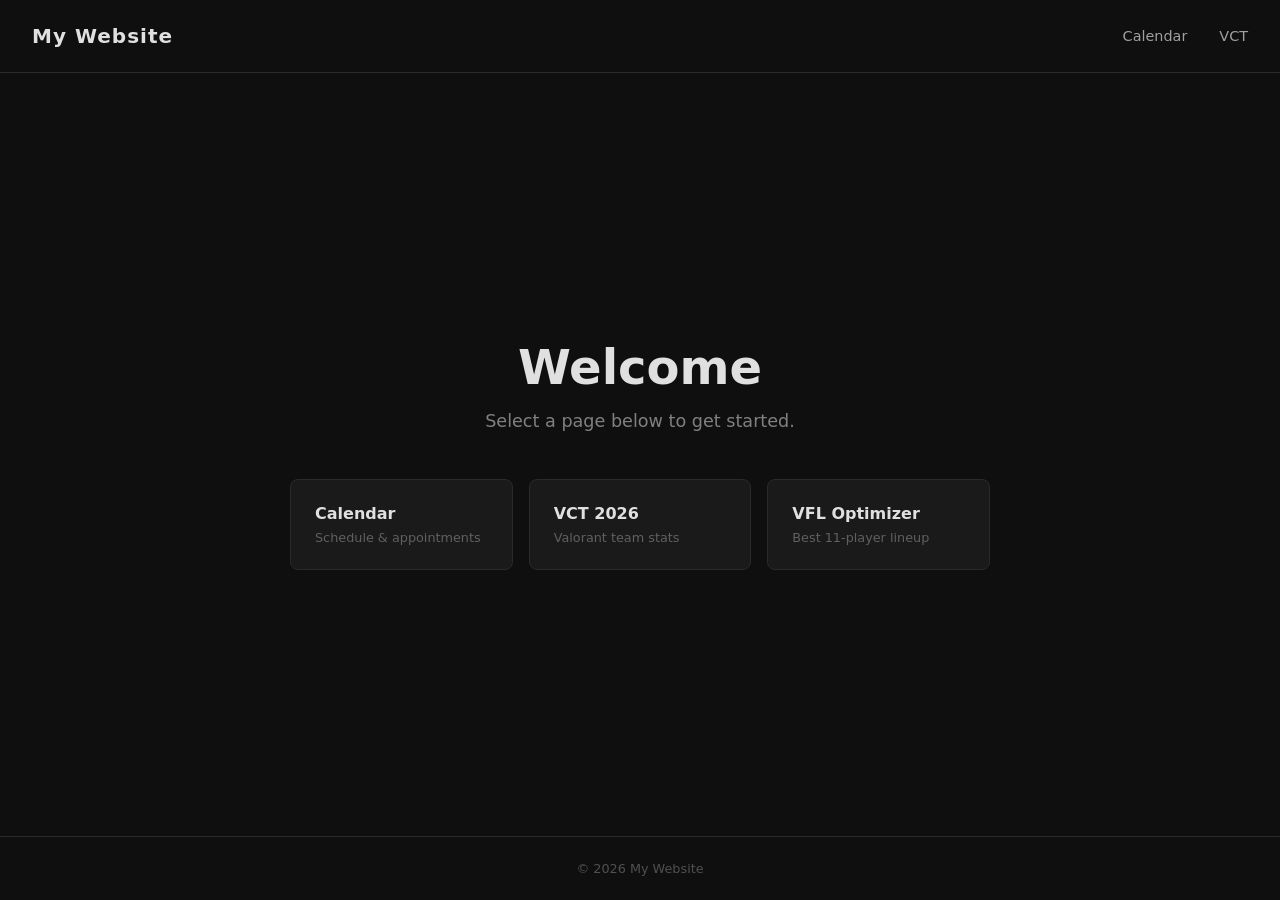
<file: index.html>
<!DOCTYPE html>
<html lang="en">
<head>
    <meta charset="UTF-8">
    <meta name="viewport" content="width=device-width, initial-scale=1.0">
    <title>My Website</title>
    <style>
        * {
            margin: 0;
            padding: 0;
            box-sizing: border-box;
        }

        body {
            font-family: system-ui, -apple-system, sans-serif;
            background: #0f0f0f;
            color: #e0e0e0;
            min-height: 100vh;
            display: flex;
            flex-direction: column;
        }

        header {
            padding: 1.5rem 2rem;
            border-bottom: 1px solid #2a2a2a;
            display: flex;
            align-items: center;
            justify-content: space-between;
        }

        header h1 {
            font-size: 1.25rem;
            font-weight: 600;
            letter-spacing: 0.05em;
        }

        nav {
            display: flex;
            gap: 2rem;
        }

        nav a {
            color: #a0a0a0;
            text-decoration: none;
            font-size: 0.9rem;
            transition: color 0.2s;
        }

        nav a:hover {
            color: #ffffff;
        }

        main {
            flex: 1;
            display: flex;
            flex-direction: column;
            align-items: center;
            justify-content: center;
            padding: 4rem 2rem;
            gap: 3rem;
        }

        .hero {
            text-align: center;
        }

        .hero h2 {
            font-size: 3rem;
            font-weight: 700;
            margin-bottom: 1rem;
        }

        .hero p {
            color: #808080;
            font-size: 1.1rem;
            max-width: 480px;
        }

        .pages {
            display: grid;
            grid-template-columns: repeat(auto-fit, minmax(180px, 1fr));
            gap: 1rem;
            width: 100%;
            max-width: 700px;
        }

        .page-card {
            background: #1a1a1a;
            border: 1px solid #2a2a2a;
            border-radius: 8px;
            padding: 1.5rem;
            text-decoration: none;
            color: #e0e0e0;
            transition: border-color 0.2s, background 0.2s;
            display: flex;
            flex-direction: column;
            gap: 0.4rem;
        }

        .page-card:hover {
            border-color: #555;
            background: #222;
        }

        .page-card .page-name {
            font-weight: 600;
            font-size: 1rem;
        }

        .page-card .page-desc {
            font-size: 0.8rem;
            color: #606060;
        }

        footer {
            padding: 1.5rem 2rem;
            border-top: 1px solid #2a2a2a;
            text-align: center;
            font-size: 0.8rem;
            color: #505050;
        }
    </style>
</head>
<body>
    <header>
        <h1>My Website</h1>
        <nav>
            <a href="calendar.html">Calendar</a>
            <a href="valorant.html">VCT</a>
        </nav>
    </header>

    <main>
        <div class="hero">
            <h2>Welcome</h2>
            <p>Select a page below to get started.</p>
        </div>

        <div class="pages">
            <a class="page-card" href="calendar.html">
                <span class="page-name">Calendar</span>
                <span class="page-desc">Schedule & appointments</span>
            </a>
            <a class="page-card" href="valorant.html">
                <span class="page-name">VCT 2026</span>
                <span class="page-desc">Valorant team stats</span>
            </a>
            <a class="page-card" href="optimizer.html">
                <span class="page-name">VFL Optimizer</span>
                <span class="page-desc">Best 11-player lineup</span>
            </a>
        </div>
    </main>

    <footer>
        &copy; 2026 My Website
    </footer>
</body>
</html>
</file>
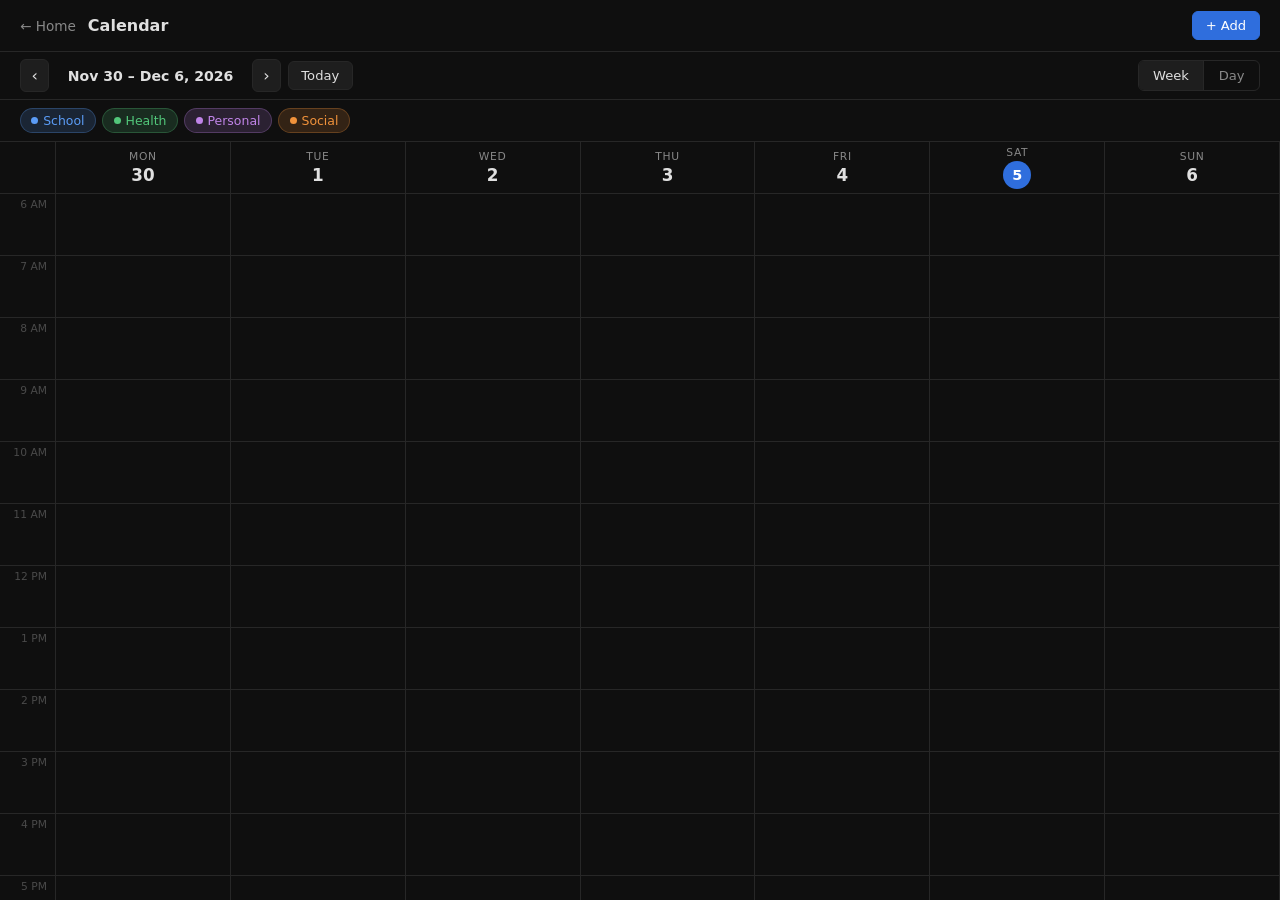
<file: calendar.html>
<!DOCTYPE html>
<html lang="en">
<head>
    <meta charset="UTF-8">
    <meta name="viewport" content="width=device-width, initial-scale=1.0">
    <title>Calendar</title>
    <link rel="stylesheet" href="styles.css">
    <style>
        :root {
            --school-c:   #5b9cf6;
            --school-bg:  rgba(91,156,246,0.15);
            --health-c:   #52c77a;
            --health-bg:  rgba(82,199,122,0.15);
            --personal-c: #c084e8;
            --personal-bg:rgba(192,132,232,0.15);
            --social-c:   #f0923b;
            --social-bg:  rgba(240,146,59,0.15);

            --hour-h: 62px;
            --time-w: 56px;
            --hdr-h:  52px;
        }

        html, body {
            height: 100%;
            font-family: system-ui, -apple-system, sans-serif;
            background: var(--bg);
            color: var(--text);
        }

        body { display: flex; flex-direction: column; overflow: hidden; }

        .hidden { display: none !important; }

        /* ── Undo toast ── */
        .undo-toast {
            position: fixed;
            bottom: 1.5rem;
            left: 50%;
            transform: translateX(-50%) translateY(0);
            background: var(--surface2);
            border: 1px solid var(--border);
            border-radius: 8px;
            padding: 0.5rem 1rem;
            font-size: 0.82rem;
            color: var(--text);
            box-shadow: 0 4px 16px rgba(0,0,0,0.4);
            pointer-events: none;
            opacity: 0;
            transition: opacity 0.2s;
            z-index: 9999;
            white-space: nowrap;
        }
        .undo-toast.visible { opacity: 1; }

        /* ── Top bar ── */
        .topbar {
            display: flex;
            align-items: center;
            justify-content: space-between;
            padding: 0 1.25rem;
            height: 52px;
            border-bottom: 1px solid var(--border);
            flex-shrink: 0;
            gap: 1rem;
        }
        .topbar-left { display: flex; align-items: center; gap: 0.75rem; }
        .back-link {
            color: var(--muted);
            text-decoration: none;
            font-size: 0.85rem;
            transition: color 0.15s;
        }
        .back-link:hover { color: var(--text); }
        .topbar-title { font-weight: 600; font-size: 1rem; }

        /* ── Controls ── */
        .controls {
            display: flex;
            align-items: center;
            justify-content: space-between;
            padding: 0 1.25rem;
            height: 48px;
            border-bottom: 1px solid var(--border);
            flex-shrink: 0;
            gap: 0.75rem;
        }
        .nav-group { display: flex; align-items: center; gap: 0.4rem; }

        .btn {
            background: var(--surface2);
            border: 1px solid var(--border);
            color: var(--text);
            border-radius: 6px;
            cursor: pointer;
            font-size: 0.82rem;
            font-family: inherit;
            padding: 0.45rem 0.8rem;
            line-height: 1;
            transition: background 0.15s, border-color 0.15s;
        }
        .btn:hover   { background: #252525; border-color: #383838; }
        .btn.icon    { padding: 0.45rem 0.65rem; font-size: 1rem; }
        .btn.primary { background: #2f6edd; border-color: #2f6edd; color: #fff; }
        .btn.primary:hover { background: #3d7dee; border-color: #3d7dee; }
        .btn.danger  { color: #e05252; border-color: rgba(224,82,82,0.3); }
        .btn.danger:hover { background: rgba(224,82,82,0.08); }

        .cur-label {
            font-size: 0.88rem;
            font-weight: 600;
            min-width: 190px;
            text-align: center;
            white-space: nowrap;
        }
        .view-toggle {
            display: flex;
            border: 1px solid var(--border);
            border-radius: 6px;
            overflow: hidden;
        }
        .vbtn {
            background: none;
            border: none;
            padding: 0.45rem 0.9rem;
            font-size: 0.82rem;
            font-family: inherit;
            color: var(--muted);
            cursor: pointer;
            transition: all 0.15s;
        }
        .vbtn + .vbtn            { border-left: 1px solid var(--border); }
        .vbtn.active             { background: var(--surface2); color: var(--text); }
        .vbtn:hover:not(.active) { color: var(--text); }

        /* ── Filters ── */
        .filters {
            display: flex;
            gap: 0.4rem;
            padding: 0.5rem 1.25rem;
            border-bottom: 1px solid var(--border);
            flex-shrink: 0;
            flex-wrap: wrap;
        }
        .chip {
            display: flex;
            align-items: center;
            gap: 0.3rem;
            padding: 0.25rem 0.65rem;
            border-radius: 20px;
            border: 1px solid transparent;
            font-size: 0.78rem;
            cursor: pointer;
            user-select: none;
            transition: opacity 0.15s;
        }
        .chip .dot { width: 7px; height: 7px; border-radius: 50%; }
        .chip.off  { opacity: 0.3; }

        /* ── Cal outer (holds grid + task panel side by side) ── */
        .cal-outer {
            flex: 1;
            display: flex;
            flex-direction: row;
            overflow: hidden;
            min-height: 0;
        }

        /* ── Calendar wrap ── */
        .cal-wrap {
            flex: 1;
            overflow: auto;
            min-width: 0;
            min-height: 0;
        }
        .cal-wrap::-webkit-scrollbar       { width: 5px; height: 5px; }
        .cal-wrap::-webkit-scrollbar-track { background: transparent; }
        .cal-wrap::-webkit-scrollbar-thumb { background: #2a2a2a; border-radius: 3px; }

        /* ── Grid ── */
        .cal-grid { display: flex; min-height: 100%; }

        /* Time column */
        .time-col {
            width: var(--time-w);
            flex-shrink: 0;
            position: sticky;
            left: 0;
            background: var(--bg);
            z-index: 20;
        }
        .time-corner {
            height: var(--hdr-h);
            border-right: 1px solid var(--border);
            border-bottom: 1px solid var(--border);
            position: sticky;
            top: 0;
            background: var(--bg);
            z-index: 25;
        }
        .time-cell {
            height: var(--hour-h);
            border-right: 1px solid var(--border);
            border-bottom: 1px solid var(--border);
            display: flex;
            align-items: flex-start;
            justify-content: flex-end;
            padding: 4px 8px 0;
            font-size: 0.67rem;
            color: var(--dim);
        }

        /* Days container */
        .days-wrap { flex: 1; display: flex; min-width: 0; }

        /* Day column */
        .day-col { flex: 1; min-width: 110px; position: relative; }
        .day-view .day-col { min-width: 0; }

        .day-hdr {
            height: var(--hdr-h);
            border-right: 1px solid var(--border);
            border-bottom: 1px solid var(--border);
            display: flex;
            flex-direction: column;
            align-items: center;
            justify-content: center;
            position: sticky;
            top: 0;
            background: var(--bg);
            z-index: 10;
            gap: 2px;
        }
        .day-name {
            font-size: 0.67rem;
            color: var(--muted);
            text-transform: uppercase;
            letter-spacing: 0.06em;
        }
        .day-num { font-size: 1.05rem; font-weight: 600; }
        .day-hdr.today .day-num {
            background: #2f6edd;
            color: #fff;
            width: 28px;
            height: 28px;
            border-radius: 50%;
            display: flex;
            align-items: center;
            justify-content: center;
            font-size: 0.9rem;
        }

        /* Day body */
        .day-body { position: relative; }
        .h-cell {
            height: var(--hour-h);
            border-right: 1px solid var(--border);
            border-bottom: 1px solid var(--border);
            cursor: pointer;
            transition: background 0.1s;
        }
        .h-cell:hover { background: rgba(255,255,255,0.02); }

        /* Appointments */
        .appt {
            position: absolute;
            left: 3px; right: 3px;
            border-radius: 4px;
            padding: 3px 6px;
            font-size: 0.72rem;
            overflow: hidden;
            cursor: pointer;
            z-index: 3;
            border-left: 3px solid;
            transition: filter 0.12s;
        }
        .appt:hover { filter: brightness(1.2); }
        .appt-title { font-weight: 600; white-space: nowrap; overflow: hidden; text-overflow: ellipsis; }
        .appt-time  { opacity: 0.7; font-size: 0.66rem; margin-top: 1px; }
        .appt-text  { overflow: hidden; }

        /* Current time line */
        .now-line {
            position: absolute;
            left: 0; right: 0;
            height: 2px;
            background: #e05252;
            z-index: 4;
            pointer-events: none;
        }
        .now-line::before {
            content: '';
            position: absolute;
            left: -3px; top: -4px;
            width: 10px; height: 10px;
            border-radius: 50%;
            background: #e05252;
        }

        /* ── Task panel ── */
        .tasks-panel {
            width: 260px;
            flex-shrink: 0;
            border-left: 1px solid var(--border);
            display: flex;
            flex-direction: column;
            overflow: hidden;
            background: var(--bg);
        }
        .tp-header {
            height: var(--hdr-h);
            display: flex;
            align-items: center;
            padding: 0 1rem;
            border-bottom: 1px solid var(--border);
            flex-shrink: 0;
        }
        .tp-title {
            font-weight: 600;
            font-size: 0.88rem;
        }
        .tp-add {
            display: flex;
            align-items: center;
            gap: 0.4rem;
            padding: 0.55rem 0.75rem;
            border-bottom: 1px solid var(--border);
            flex-shrink: 0;
        }
        .tp-input {
            flex: 1;
            min-width: 0;
            background: var(--surface2);
            border: 1px solid var(--border);
            border-radius: 6px;
            padding: 0.4rem 0.6rem;
            color: var(--text);
            font-family: inherit;
            font-size: 0.82rem;
            outline: none;
            transition: border-color 0.15s;
        }
        .tp-input:focus { border-color: #3a3a3a; }
        .tp-add-btn {
            flex-shrink: 0;
            background: var(--surface2);
            border: 1px solid var(--border);
            border-radius: 6px;
            color: var(--text);
            cursor: pointer;
            font-size: 1.15rem;
            line-height: 1;
            padding: 0.3rem 0.55rem;
            transition: background 0.15s;
        }
        .tp-add-btn:hover { background: #252525; }

        /* Task list */
        .tp-list {
            flex: 1;
            overflow-y: auto;
            padding: 0.25rem 0;
        }
        .tp-list::-webkit-scrollbar       { width: 4px; }
        .tp-list::-webkit-scrollbar-thumb { background: #222; border-radius: 2px; }

        .tp-section {
            font-size: 0.65rem;
            font-weight: 600;
            color: var(--dim);
            text-transform: uppercase;
            letter-spacing: 0.08em;
            padding: 0.55rem 0.85rem 0.2rem;
        }
        .tp-empty {
            padding: 2rem 1rem;
            font-size: 0.82rem;
            color: var(--dim);
            text-align: center;
        }

        /* Individual task item */
        .task-item {
            position: relative;
            display: flex;
            align-items: flex-start;
            gap: 0.5rem;
            padding: 0.45rem 0.85rem;
            transition: background 0.1s;
            user-select: none;
        }
        .task-item:hover { background: rgba(255,255,255,0.02); }
        .task-item.pinned { background: rgba(240,146,59,0.03); }
        .task-item.pinned:hover { background: rgba(240,146,59,0.06); }
        .task-item.dragging { opacity: 0.3; }
        .task-item.drag-before::before,
        .task-item.drag-after::after {
            content: '';
            position: absolute;
            left: 0; right: 0;
            height: 2px;
            background: #2f6edd;
            border-radius: 1px;
            pointer-events: none;
        }
        .task-item.drag-before::before { top: 0; }
        .task-item.drag-after::after   { bottom: 0; }

        /* Drag handle */
        .drag-handle {
            flex-shrink: 0;
            color: var(--dim);
            cursor: grab;
            display: flex;
            align-items: center;
            margin-top: 2px;
            opacity: 0;
            transition: opacity 0.15s;
        }
        .task-item:hover .drag-handle { opacity: 1; }

        .task-check {
            width: 16px;
            height: 16px;
            min-width: 16px;
            border: 1.5px solid var(--dim);
            border-radius: 4px;
            cursor: pointer;
            margin-top: 1px;
            display: flex;
            align-items: center;
            justify-content: center;
            transition: all 0.15s;
            flex-shrink: 0;
        }
        .task-check:hover { border-color: var(--muted); }
        .task-check.checked {
            background: #2f6edd;
            border-color: #2f6edd;
        }
        .task-check.checked::after {
            content: '';
            display: block;
            width: 4px;
            height: 7px;
            border: 1.5px solid #fff;
            border-top: none;
            border-left: none;
            transform: rotate(45deg) translate(-1px, -1px);
        }

        .task-text {
            flex: 1;
            font-size: 0.82rem;
            color: var(--text);
            word-break: break-word;
            line-height: 1.4;
        }
        .task-text.done {
            text-decoration: line-through;
            color: var(--dim);
        }

        /* Pin button on each task */
        .task-pin-btn {
            background: none;
            border: none;
            cursor: pointer;
            padding: 1px;
            flex-shrink: 0;
            display: flex;
            align-items: center;
            margin-top: 1px;
            color: var(--dim);
            opacity: 0;
            transition: color 0.15s, opacity 0.15s;
        }
        .task-item:hover .task-pin-btn { opacity: 1; }
        .task-pin-btn.active           { color: #f0923b; opacity: 1; }
        .task-pin-btn:hover            { color: #f0923b; opacity: 1 !important; }

        .task-del {
            background: none;
            border: none;
            color: var(--dim);
            cursor: pointer;
            font-size: 1rem;
            line-height: 1;
            padding: 0;
            flex-shrink: 0;
            margin-top: 1px;
            opacity: 0;
            transition: opacity 0.15s, color 0.15s;
        }
        .task-item:hover .task-del { opacity: 1; }
        .task-del:hover { color: #e05252; }

        /* ── Modal ── */
        .overlay {
            position: fixed;
            inset: 0;
            background: rgba(0,0,0,0.7);
            display: flex;
            align-items: center;
            justify-content: center;
            z-index: 100;
            padding: 1rem;
        }
        .overlay.hidden { display: none !important; }
        .modal {
            background: var(--surface);
            border: 1px solid var(--border);
            border-radius: 12px;
            padding: 1.5rem;
            width: 100%;
            max-width: 400px;
            max-height: calc(100vh - 2rem);
            overflow-y: auto;
            overscroll-behavior: contain;
            box-shadow: 0 16px 48px rgba(0,0,0,0.5);
        }
        .modal::-webkit-scrollbar       { width: 4px; }
        .modal::-webkit-scrollbar-thumb { background: #333; border-radius: 2px; }
        .modal-hdr {
            display: flex;
            align-items: center;
            justify-content: space-between;
            margin-bottom: 1.25rem;
        }
        .modal-hdr h2 { font-size: 1rem; font-weight: 600; }
        .close-btn {
            background: none; border: none;
            color: var(--muted); cursor: pointer;
            font-size: 1.4rem; line-height: 1; padding: 0;
        }
        .close-btn:hover { color: var(--text); }
        .field { margin-bottom: 0.85rem; }
        .label { display: block; font-size: 0.77rem; color: var(--muted); margin-bottom: 0.3rem; }
        .input {
            width: 100%;
            background: var(--bg);
            border: 1px solid var(--border);
            border-radius: 6px;
            padding: 0.5rem 0.75rem;
            color: var(--text);
            font-family: inherit;
            font-size: 0.87rem;
            outline: none;
            transition: border-color 0.15s;
            appearance: none;
        }
        .input:focus { border-color: #3a3a3a; }
        .input.err   { border-color: #e05252; }
        .err-msg { font-size: 0.72rem; color: #e05252; margin-top: 0.3rem; display: none; }
        .err-msg.show { display: block; }
        .row2 { display: grid; grid-template-columns: 1fr 1fr; gap: 0.65rem; }

        /* Category selector */
        .cat-grid { display: grid; grid-template-columns: 1fr 1fr; gap: 0.4rem; }
        .cat-opt {
            padding: 0.42rem 0.5rem;
            border-radius: 6px;
            border: 1px solid var(--border);
            background: var(--bg);
            color: var(--muted);
            cursor: pointer;
            font-size: 0.8rem;
            font-family: inherit;
            text-align: center;
            transition: all 0.15s;
            display: flex;
            align-items: center;
            justify-content: center;
            gap: 0.3rem;
        }
        .cat-opt .cdot { width: 7px; height: 7px; border-radius: 50%; }
        .cat-opt.sel   { color: #fff; border-color: transparent; }

        .section-divider { border: none; border-top: 1px solid var(--border); margin: 0.9rem 0; }

        .modal-footer {
            display: flex;
            gap: 0.5rem;
            justify-content: flex-end;
            margin-top: 1.25rem;
        }

        /* ── Detail popup ── */
        .popup {
            position: fixed;
            background: var(--surface);
            border: 1px solid var(--border);
            border-radius: 8px;
            padding: 0.9rem 1rem;
            z-index: 50;
            width: 230px;
            box-shadow: 0 8px 32px rgba(0,0,0,0.55);
        }
        .popup.hidden { display: none; }
        .popup-badge  { display: inline-block; font-size: 0.7rem; padding: 2px 7px; border-radius: 10px; margin-bottom: 0.4rem; }
        .popup-title  { font-weight: 600; font-size: 0.88rem; margin-bottom: 0.2rem; }
        .popup-time   { font-size: 0.77rem; color: var(--muted); }
        .popup-repeat { font-size: 0.72rem; color: var(--dim); margin-top: 0.15rem; }
        .popup-notes  { font-size: 0.77rem; color: var(--dim); margin-top: 0.3rem; }
        .popup-btns   { display: flex; gap: 0.35rem; align-items: center; margin-top: 0.65rem; flex-wrap: wrap; }
        .popup-btns .btn { font-size: 0.77rem; padding: 0.32rem 0.6rem; }
        .popup-del-label { width: 100%; font-size: 0.72rem; color: var(--muted); margin-bottom: 0.1rem; }

        /* ── Responsive ── */
        @media (max-width: 600px) {
            :root {
                --time-w: 42px;
                --hdr-h:  46px;
                --hour-h: 56px;
            }
            .controls { padding: 0 0.75rem; }
            .filters  { padding: 0.5rem 0.75rem; }
            .topbar   { padding: 0 0.75rem; }
            .cur-label { min-width: 0; font-size: 0.8rem; }
            .day-col  { min-width: 88px; }
            .day-view .day-col { min-width: 0; }

            /* Stack cal and tasks vertically on mobile */
            .cal-outer { flex-direction: column; }
            .cal-wrap  { flex: 1; min-height: 0; }
            .tasks-panel {
                width: 100%;
                max-height: 42vh;
                flex-shrink: 0;
                border-left: none;
                border-top: 1px solid var(--border);
            }
        }
    </style>
</head>
<body>

<!-- Top bar -->
<div class="topbar">
    <div class="topbar-left">
        <a class="back-link" href="index.html">← Home</a>
        <span class="topbar-title">Calendar</span>
    </div>
    <button class="btn primary" onclick="openAdd()">+ Add</button>
</div>

<!-- Controls -->
<div class="controls">
    <div class="nav-group">
        <button class="btn icon" onclick="nav(-1)">‹</button>
        <span class="cur-label" id="curLabel"></span>
        <button class="btn icon" onclick="nav(1)">›</button>
        <button class="btn" onclick="goToday()">Today</button>
    </div>
    <div class="view-toggle">
        <button class="vbtn active" id="btnWeek" onclick="setView('week')">Week</button>
        <button class="vbtn"        id="btnDay"  onclick="setView('day')">Day</button>
    </div>
</div>

<!-- Category filters -->
<div class="filters" id="filters"></div>

<!-- Main content area: calendar grid + task panel -->
<div class="cal-outer">
    <div class="cal-wrap" id="calWrap">
        <div class="cal-grid" id="calGrid"></div>
    </div>

    <!-- Task panel (day view only) -->
    <div class="tasks-panel hidden" id="tasksPanel">
        <div class="tp-header">
            <span class="tp-title">Tasks</span>
        </div>
        <div class="tp-add">
            <input  class="tp-input"   id="tpInput"  placeholder="Add a task…"
                    onkeydown="if(event.key==='Enter')addTask()" />
            <button class="tp-add-btn" onclick="addTask()">+</button>
        </div>
        <div class="tp-list" id="tpList"></div>
    </div>
</div>

<!-- Add / Edit modal -->
<div class="overlay hidden" id="overlay" onclick="overlayClick(event)">
    <div class="modal">
        <div class="modal-hdr">
            <h2 id="modalH">New Appointment</h2>
            <button class="close-btn" onclick="closeModal()">×</button>
        </div>

        <div class="field">
            <label class="label">Title</label>
            <input class="input" id="fTitle" placeholder="e.g. Doctor appointment" />
        </div>
        <div class="field">
            <label class="label">Category</label>
            <div class="cat-grid" id="catGrid"></div>
        </div>
        <div class="field">
            <label class="label">Date</label>
            <input class="input" id="fDate" type="date" />
        </div>
        <div class="row2">
            <div class="field">
                <label class="label">Start</label>
                <input class="input" id="fStart" type="time" />
            </div>
            <div class="field">
                <label class="label">End</label>
                <input class="input" id="fEnd" type="time" />
                <span class="err-msg" id="fEndErr">End must be after start</span>
            </div>
        </div>

        <hr class="section-divider" />

        <div class="field">
            <label class="label">Repeat</label>
            <select class="input" id="fRepeat" onchange="onRepeatChange()">
                <option value="none">Does not repeat</option>
                <option value="daily">Daily</option>
                <option value="weekly">Weekly</option>
                <option value="monthly">Monthly (same day)</option>
                <option value="custom">Custom interval…</option>
            </select>
        </div>
        <div class="hidden" id="customRow">
            <div class="row2">
                <div class="field">
                    <label class="label">Every</label>
                    <input class="input" id="fInterval" type="number" min="1" max="365" value="1" />
                </div>
                <div class="field">
                    <label class="label">&nbsp;</label>
                    <select class="input" id="fUnit">
                        <option value="days">Days</option>
                        <option value="weeks">Weeks</option>
                        <option value="months">Months</option>
                    </select>
                </div>
            </div>
        </div>
        <div class="field hidden" id="untilRow">
            <label class="label">Until <span style="color:var(--dim);font-size:0.72rem">optional</span></label>
            <input class="input" id="fUntil" type="date" />
        </div>

        <hr class="section-divider" />

        <div class="field">
            <label class="label">Notes <span style="color:var(--dim);font-size:0.72rem">optional</span></label>
            <input class="input" id="fNotes" placeholder="Add a note…" />
        </div>
        <div class="modal-footer">
            <button class="btn" onclick="closeModal()">Cancel</button>
            <button class="btn primary" onclick="saveAppt()">Save</button>
        </div>
    </div>
</div>

<!-- Repeat scope dialog (this event only vs all events) -->
<div class="overlay hidden" id="repeatScopeOverlay">
    <div class="modal" style="max-width:340px">
        <div class="modal-hdr">
            <h2>Edit recurring event</h2>
        </div>
        <p style="font-size:0.85rem;color:var(--muted);margin-bottom:1.1rem">This is a repeating event. Apply your changes to:</p>
        <div class="modal-footer" style="flex-direction:column;gap:0.5rem">
            <button class="btn primary" style="width:100%" onclick="confirmRepeatScope('one')">This event only</button>
            <button class="btn" style="width:100%" onclick="confirmRepeatScope('all')">All events in series</button>
            <button class="btn" style="width:100%;margin-top:0.25rem" onclick="cancelRepeatScope()">Cancel</button>
        </div>
    </div>
</div>

<!-- Detail popup -->
<div class="popup hidden" id="popup">
    <span class="popup-badge"  id="pBadge"></span>
    <div class="popup-title"   id="pTitle"></div>
    <div class="popup-time"    id="pTime"></div>
    <div class="popup-repeat"  id="pRepeat"></div>
    <div class="popup-notes"   id="pNotes"></div>
    <div class="popup-btns">
        <button class="btn" onclick="popupEdit()">Edit</button>
        <button class="btn danger" id="pDelOne"   onclick="popupDelete()">Delete</button>
        <span   class="popup-del-label hidden" id="pDelLabel">Delete:</span>
        <button class="btn danger hidden" id="pDelThis" onclick="popupDeleteThis()">This only</button>
        <button class="btn danger hidden" id="pDelAll"  onclick="popupDeleteAll()">All events</button>
        <button class="btn" style="margin-left:auto" onclick="closePopup()">×</button>
    </div>
</div>

<div id="undoToast" class="undo-toast"></div>

<script>
// ── Constants ─────────────────────────────────────────────────────────────────

const CATS = {
    school:   { label: 'School',   color: '#5b9cf6', bg: 'rgba(91,156,246,0.16)'  },
    health:   { label: 'Health',   color: '#52c77a', bg: 'rgba(82,199,122,0.16)'  },
    personal: { label: 'Personal', color: '#c084e8', bg: 'rgba(192,132,232,0.16)' },
    social:   { label: 'Social',   color: '#f0923b', bg: 'rgba(240,146,59,0.16)'  },
};

const PRIORITY = { school: 4, health: 3, social: 2, personal: 1 };

const DAYS_S = ['Sun','Mon','Tue','Wed','Thu','Fri','Sat'];
const DAYS_L = ['Sunday','Monday','Tuesday','Wednesday','Thursday','Friday','Saturday'];
const MONTHS = ['January','February','March','April','May','June','July','August',
                'September','October','November','December'];
const START_H = 6;
const END_H   = 22;
const HOURS   = Array.from({length: END_H - START_H}, (_, i) => i + START_H);

// ── State ─────────────────────────────────────────────────────────────────────

let curDate   = new Date();
let curView   = 'week';
let appts     = JSON.parse(localStorage.getItem('cal_v1')       || '[]');
let tasks     = JSON.parse(localStorage.getItem('cal_tasks_v1') || '[]');
let selCat    = 'school';
let editId    = null;
let editDate  = null;   // specific occurrence date when editing a recurring event
let popupId   = null;
let popupDate = null;
let activeF   = new Set(Object.keys(CATS));
let dragId    = null;    // id of the task currently being dragged
let dragGroup = null;    // 'pinned' | 'regular'

// ── Utils ─────────────────────────────────────────────────────────────────────

const uid       = () => Date.now().toString(36) + Math.random().toString(36).slice(2,7);
const pad       = n  => String(n).padStart(2,'0');
const save      = () => localStorage.setItem('cal_v1', JSON.stringify(appts));
const saveTasks = () => localStorage.setItem('cal_tasks_v1', JSON.stringify(tasks));

// ── Undo ──────────────────────────────────────────────────────────────────────
const MAX_UNDO  = 30;
const undoStack = [];

function pushUndo() {
    undoStack.push(JSON.stringify(appts));
    if (undoStack.length > MAX_UNDO) undoStack.shift();
}

function undo() {
    if (undoStack.length === 0) return;
    appts = JSON.parse(undoStack.pop());
    save();
    render();
    showToast('Undone');
}

let _toastTimer = null;
function showToast(msg) {
    const el = document.getElementById('undoToast');
    el.textContent = msg;
    el.classList.add('visible');
    clearTimeout(_toastTimer);
    _toastTimer = setTimeout(() => el.classList.remove('visible'), 2000);
}
const mkEl      = (tag, cls) => { const e = document.createElement(tag); if (cls) e.className = cls; return e; };

function dKey(d) {
    return `${d.getFullYear()}-${pad(d.getMonth()+1)}-${pad(d.getDate())}`;
}
function parseDate(s) {
    const [y,m,d] = s.split('-').map(Number);
    return new Date(y, m-1, d);
}
function timeToMin(t) {
    const [h,m] = t.split(':').map(Number);
    return h * 60 + m;
}
function minToPx(min) {
    const hh = parseInt(getComputedStyle(document.documentElement).getPropertyValue('--hour-h')) || 62;
    return ((min - START_H * 60) / 60) * hh;
}
function fmt12(t) {
    let [h,m] = t.split(':').map(Number);
    const ap = h >= 12 ? 'PM' : 'AM';
    h = h % 12 || 12;
    return `${h}:${pad(m)} ${ap}`;
}
function isToday(d) {
    const n = new Date();
    return d.getDate()===n.getDate() && d.getMonth()===n.getMonth() && d.getFullYear()===n.getFullYear();
}
function weekDates(d) {
    const offset = d.getDay() === 0 ? -6 : 1 - d.getDay();
    const mon = new Date(d);
    mon.setDate(d.getDate() + offset);
    return Array.from({length:7}, (_,i) => {
        const dt = new Date(mon); dt.setDate(mon.getDate()+i); return dt;
    });
}

// ── Recurrence ────────────────────────────────────────────────────────────────

function isOccurrence(a, targetDate) {
    const orig   = parseDate(a.date);
    const target = new Date(targetDate.getFullYear(), targetDate.getMonth(), targetDate.getDate());
    const diffMs = target - orig;
    if (diffMs < 0) return false;

    const rep = a.repeat;
    if (rep.until) {
        const until = parseDate(rep.until);
        if (target > until) return false;
    }

    const diffDays = Math.round(diffMs / 86400000);

    if (rep.type === 'daily')   return true;
    if (rep.type === 'weekly')  return diffDays % 7 === 0;
    if (rep.type === 'monthly') {
        if (target.getDate() !== orig.getDate()) return false;
        const mDiff = (target.getFullYear() - orig.getFullYear()) * 12 + (target.getMonth() - orig.getMonth());
        return mDiff >= 0;
    }
    if (rep.type === 'custom') {
        const n = Math.max(1, rep.interval || 1);
        const u = rep.unit || 'days';
        if (u === 'days')  return diffDays % n === 0;
        if (u === 'weeks') return diffDays % (n * 7) === 0;
        if (u === 'months') {
            if (target.getDate() !== orig.getDate()) return false;
            const mDiff = (target.getFullYear() - orig.getFullYear()) * 12 + (target.getMonth() - orig.getMonth());
            return mDiff >= 0 && mDiff % n === 0;
        }
    }
    return false;
}

function apptsForDate(targetDate) {
    const key = dKey(targetDate);
    const results = [];
    appts.forEach(a => {
        const rep = a.repeat;
        if (!rep || rep.type === 'none') {
            if (a.date === key) results.push(a);
        } else {
            if (isOccurrence(a, targetDate) && !(rep.excluded || []).includes(key)) results.push(a);
        }
    });
    return results;
}

function repLabel(rep) {
    if (!rep || rep.type === 'none') return '';
    if (rep.type === 'daily')   return '↻ Daily';
    if (rep.type === 'weekly')  return '↻ Weekly';
    if (rep.type === 'monthly') return '↻ Monthly';
    if (rep.type === 'custom') {
        const n = rep.interval || 1;
        const u = rep.unit || 'days';
        return `↻ Every ${n} ${u}`;
    }
    return '';
}

// ── Calendar render ───────────────────────────────────────────────────────────

function render() {
    updateLabel();
    buildGrid(curView === 'week' ? weekDates(curDate) : [curDate]);
    buildFilters();

    const panel = document.getElementById('tasksPanel');
    if (curView === 'day') {
        panel.classList.remove('hidden');
        buildTaskPanel(curDate);
    } else {
        panel.classList.add('hidden');
    }
}

function updateLabel() {
    const el = document.getElementById('curLabel');
    if (curView === 'week') {
        const [d0, d6] = [weekDates(curDate)[0], weekDates(curDate)[6]];
        el.textContent = d0.getMonth() === d6.getMonth()
            ? `${MONTHS[d0.getMonth()]} ${d0.getDate()}–${d6.getDate()}, ${d0.getFullYear()}`
            : `${MONTHS[d0.getMonth()].slice(0,3)} ${d0.getDate()} – ${MONTHS[d6.getMonth()].slice(0,3)} ${d6.getDate()}, ${d0.getFullYear()}`;
    } else {
        el.textContent = `${DAYS_L[curDate.getDay()]}, ${MONTHS[curDate.getMonth()]} ${curDate.getDate()}`;
    }
}

function buildGrid(dates) {
    const hh   = parseInt(getComputedStyle(document.documentElement).getPropertyValue('--hour-h')) || 62;
    const grid = document.getElementById('calGrid');
    grid.className = `cal-grid${curView==='day' ? ' day-view' : ''}`;
    grid.innerHTML = '';

    const tc = mkEl('div','time-col');
    tc.appendChild(mkEl('div','time-corner'));
    HOURS.forEach(h => {
        const c = mkEl('div','time-cell');
        c.textContent = h === 12 ? '12 PM' : h > 12 ? `${h-12} PM` : `${h} AM`;
        tc.appendChild(c);
    });
    grid.appendChild(tc);

    const dw = mkEl('div','days-wrap');
    dates.forEach(date => {
        const col = mkEl('div','day-col');

        const hdr = mkEl('div', `day-hdr${isToday(date) ? ' today' : ''}`);
        const dn  = mkEl('div','day-name'); dn.textContent = DAYS_S[date.getDay()];
        const num = mkEl('div','day-num');  num.textContent = date.getDate();
        hdr.appendChild(dn); hdr.appendChild(num);
        col.appendChild(hdr);

        const body = mkEl('div','day-body');

        HOURS.forEach(h => {
            const c = mkEl('div','h-cell');
            c.addEventListener('click', () => openAdd(dKey(date), `${pad(h)}:00`, `${pad(Math.min(h+1,23))}:00`));
            body.appendChild(c);
        });

        const dayAppts = apptsForDate(date).filter(a => activeF.has(a.category));
        const dayEls   = dayAppts.map(a => ({ appt: a, el: buildApptEl(a, hh, date) }));
        resolveOverlaps(dayEls, hh);
        dayEls.forEach(({ el }) => body.appendChild(el));

        if (isToday(date)) {
            const now = new Date();
            const min = now.getHours() * 60 + now.getMinutes();
            if (min >= START_H * 60 && min <= END_H * 60) {
                const line = mkEl('div','now-line');
                line.style.top = minToPx(min) + 'px';
                body.appendChild(line);
            }
        }

        col.appendChild(body);
        dw.appendChild(col);
    });
    grid.appendChild(dw);
}

function resolveOverlaps(eventEls, hh) {
    // Set z-index by priority so higher-priority events render on top
    eventEls.forEach(ev => {
        ev.el.style.zIndex = 2 + (PRIORITY[ev.appt.category] || 1);
    });

    eventEls.forEach((ev, i) => {
        const aPrio   = PRIORITY[ev.appt.category] || 1;
        const aTop    = minToPx(timeToMin(ev.appt.start));
        const aHeight = Math.max(((timeToMin(ev.appt.end) - timeToMin(ev.appt.start)) / 60) * hh, 18);
        const aBot    = aTop + aHeight;
        const textWrap = ev.el.querySelector('.appt-text');
        if (!textWrap) return;

        let paddingTop        = 0;     // push text down (overlap at top)
        let maxTextHeight     = aHeight; // clip text height (overlap at bottom)
        let hasOverlapAtTop   = false;
        let hasOverlapAtBot   = false;
        let hideAll           = false;

        eventEls.forEach((other, j) => {
            if (i === j || hideAll) return;
            const bPrio = PRIORITY[other.appt.category] || 1;
            if (bPrio <= aPrio) return; // only care about higher-priority events

            const bTop    = minToPx(timeToMin(other.appt.start));
            const bHeight = Math.max(((timeToMin(other.appt.end) - timeToMin(other.appt.start)) / 60) * hh, 18);
            const bBot    = bTop + bHeight;

            if (aTop >= bBot || aBot <= bTop) return; // no overlap

            const ovTop = Math.max(aTop, bTop) - aTop; // local coords, >=0
            const ovBot = Math.min(aBot, bBot) - aTop; // local coords, <=aHeight
            const thresh = 3;

            if (ovTop <= thresh && ovBot >= aHeight - thresh) {
                hideAll = true; // fully covered
            } else if (ovTop <= thresh) {
                hasOverlapAtTop = true;
                paddingTop = Math.max(paddingTop, ovBot);
            } else if (ovBot >= aHeight - thresh) {
                hasOverlapAtBot = true;
                maxTextHeight = Math.min(maxTextHeight, ovTop);
            } else {
                hideAll = true; // middle overlap — complex, hide all
            }
        });

        if (hideAll || (hasOverlapAtTop && hasOverlapAtBot)) {
            textWrap.style.display = 'none';
        } else if (hasOverlapAtTop) {
            textWrap.style.paddingTop = paddingTop + 'px';
        } else if (hasOverlapAtBot) {
            textWrap.style.maxHeight = maxTextHeight + 'px';
            textWrap.style.overflow  = 'hidden';
        }
    });
}

function buildApptEl(a, hh, date) {
    const cat    = CATS[a.category] || CATS.personal;
    const top    = minToPx(timeToMin(a.start));
    const height = Math.max(((timeToMin(a.end) - timeToMin(a.start)) / 60) * hh, 18);
    const isRec  = a.repeat && a.repeat.type !== 'none';

    const div = mkEl('div','appt');
    div.style.cssText = `top:${top}px;height:${height}px;background:${cat.bg};border-left-color:${cat.color};color:${cat.color}`;

    const textWrap = mkEl('div', 'appt-text');
    const t = mkEl('div','appt-title'); t.textContent = a.title;
    textWrap.appendChild(t);

    if (height > 30) {
        const tm = mkEl('div','appt-time');
        tm.textContent = `${fmt12(a.start)} – ${fmt12(a.end)}${isRec ? ' ↻' : ''}`;
        textWrap.appendChild(tm);
    }
    div.appendChild(textWrap);

    div.addEventListener('click', e => { e.stopPropagation(); showPopup(a.id, dKey(date), e); });
    return div;
}

function buildFilters() {
    const cont = document.getElementById('filters');
    cont.innerHTML = '';
    Object.entries(CATS).forEach(([k, cat]) => {
        const on   = activeF.has(k);
        const chip = mkEl('div', `chip${on ? '' : ' off'}`);
        chip.style.cssText = on
            ? `background:${cat.bg};border-color:${cat.color}44;color:${cat.color}`
            : `background:transparent;border-color:var(--border);color:var(--muted)`;
        const dot = mkEl('span','dot'); dot.style.background = cat.color;
        chip.appendChild(dot);
        chip.appendChild(document.createTextNode(cat.label));
        chip.addEventListener('click', () => {
            activeF.has(k) ? (activeF.size > 1 && activeF.delete(k)) : activeF.add(k);
            render();
        });
        cont.appendChild(chip);
    });
}

// ── Navigation ────────────────────────────────────────────────────────────────

function nav(dir) {
    const d = new Date(curDate);
    d.setDate(d.getDate() + dir * (curView === 'week' ? 7 : 1));
    curDate = d;
    render();
}

function goToday() {
    curDate = new Date();
    render();
    setTimeout(scrollToNow, 30);
}

function setView(v) {
    curView = v;
    document.getElementById('btnWeek').className = `vbtn${v==='week'?' active':''}`;
    document.getElementById('btnDay').className  = `vbtn${v==='day'?' active':''}`;
    render();
}

function scrollToNow() {
    const now = new Date();
    const min = now.getHours() * 60 + now.getMinutes();
    document.getElementById('calWrap').scrollTop = Math.max(0, minToPx(min) - 120);
}

// ── Task panel ────────────────────────────────────────────────────────────────

function buildTaskPanel(date) {
    const key     = dKey(date);
    // A task appears in the pinned section for a given date if:
    // - it's currently pinned (or was ever pinned, via pinnedUntil), AND
    // - the date is on or after pinnedFrom (if set), AND
    // - the date is before pinnedUntil (if set — means it was later unpinned)
    const pinned  = tasks.filter(t => {
        if (!t.pinned && !t.pinnedUntil) return false;
        if (t.pinnedFrom   && key <  t.pinnedFrom)   return false;
        if (t.pinnedUntil  && key >= t.pinnedUntil)  return false;
        return true;
    });
    const regular = tasks.filter(t => !t.pinned && t.date === key);
    const list    = document.getElementById('tpList');
    list.innerHTML = '';

    if (pinned.length === 0 && regular.length === 0) {
        const e = mkEl('div','tp-empty');
        e.textContent = 'No tasks — add one above';
        list.appendChild(e);
        return;
    }

    // Pinned tasks (always at top)
    if (pinned.length > 0) {
        const lbl = mkEl('div','tp-section');
        lbl.textContent = 'Pinned – Daily';
        list.appendChild(lbl);
        pinned.forEach(t => list.appendChild(mkTaskItem(t, key, 'pinned')));
    }

    // Regular tasks for this day
    if (regular.length > 0) {
        const lbl = mkEl('div','tp-section');
        lbl.textContent = "Today's";
        list.appendChild(lbl);
        regular.forEach(t => list.appendChild(mkTaskItem(t, key, 'regular')));
    }
}

// SVG constants for task items
const SVG_PIN = `<svg width="11" height="11" viewBox="0 0 16 16" fill="currentColor" aria-hidden="true">
  <path d="M4.146.146A.5.5 0 0 1 4.5 0h7a.5.5 0 0 1 .5.5c0 .68-.342 1.174-.646 1.479-.126.125-.25.224-.354.298v4.431l.078.048c.203.127.476.314.751.555C12.36 7.775 13 8.527 13 9.5a.5.5 0 0 1-.5.5h-4v4.5c0 .276-.224 1.5-.5 1.5s-.5-1.224-.5-1.5V10h-4a.5.5 0 0 1-.5-.5c0-.973.64-1.725 1.17-2.189A5.921 5.921 0 0 1 5 6.708V2.277a2.77 2.77 0 0 1-.354-.298C4.342 1.674 4 1.179 4 .5a.5.5 0 0 1 .146-.354z"/>
</svg>`;
const SVG_GRIP = `<svg width="10" height="14" viewBox="0 0 10 14" fill="currentColor" aria-hidden="true">
  <circle cx="3" cy="2"  r="1.5"/><circle cx="7" cy="2"  r="1.5"/>
  <circle cx="3" cy="7"  r="1.5"/><circle cx="7" cy="7"  r="1.5"/>
  <circle cx="3" cy="12" r="1.5"/><circle cx="7" cy="12" r="1.5"/>
</svg>`;

function mkTaskItem(task, dateKey, group) {
    // Use completedDates for any task that was ever pinned (current or historical)
    const everPinned = task.pinned || !!task.pinnedFrom;
    const checked = everPinned
        ? (task.completedDates || []).includes(dateKey)
        : !!task.completed;
    // A "historical" pinned task is one unpinned before this date — show it
    // as read-only pinned (no re-pin button) to avoid confusion
    const isHistorical = !task.pinned && !!task.pinnedUntil;

    const item = mkEl('div', `task-item${(task.pinned || isHistorical) ? ' pinned' : ''}`);
    item.draggable        = true;
    item.dataset.id       = task.id;
    item.dataset.group    = group;

    // Drag handle
    const handle = mkEl('span', 'drag-handle');
    handle.innerHTML = SVG_GRIP;

    // Checkbox
    const chk = mkEl('div', `task-check${checked ? ' checked' : ''}`);
    chk.addEventListener('click', e => { e.stopPropagation(); toggleTask(task.id, dateKey); });

    // Text
    const txt = mkEl('span', `task-text${checked ? ' done' : ''}`);
    txt.textContent = task.text;

    // Pin button
    const pin = mkEl('button', `task-pin-btn${task.pinned ? ' active' : ''}`);
    pin.innerHTML = SVG_PIN;
    pin.title = task.pinned ? 'Unpin task' : 'Pin to every day';
    pin.addEventListener('click', e => { e.stopPropagation(); toggleTaskPin(task.id); });

    // Delete button
    const del = mkEl('button', 'task-del');
    del.textContent = '×';
    del.title = 'Remove task';
    del.addEventListener('click', e => { e.stopPropagation(); deleteTask(task.id); });

    item.append(handle, chk, txt, pin, del);
    enableDrag(item, task.id, group);
    return item;
}

function addTask() {
    const input = document.getElementById('tpInput');
    const text  = input.value.trim();
    if (!text) { input.focus(); return; }

    tasks.push({ id: uid(), text, pinned: false, date: dKey(curDate), completed: false });
    saveTasks();
    input.value = '';
    buildTaskPanel(curDate);
    input.focus();
}

function toggleTask(id, dateKey) {
    const t = tasks.find(x => x.id === id);
    if (!t) return;
    // Use per-date completedDates for current pinned tasks and historical pinned tasks
    if (t.pinned || t.pinnedFrom) {
        if (!t.completedDates) t.completedDates = [];
        const i = t.completedDates.indexOf(dateKey);
        i !== -1 ? t.completedDates.splice(i, 1) : t.completedDates.push(dateKey);
    } else {
        t.completed = !t.completed;
    }
    saveTasks();
    buildTaskPanel(curDate);
}

function deleteTask(id) {
    tasks = tasks.filter(t => t.id !== id);
    saveTasks();
    buildTaskPanel(curDate);
}

function toggleTaskPin(id) {
    const t = tasks.find(x => x.id === id);
    if (!t) return;
    if (t.pinned) {
        // Unpin → stop showing as pinned from today onwards, but keep history
        // for past dates (pinnedFrom..today-1 still visible via pinnedUntil check)
        t.pinned      = false;
        t.pinnedUntil = dKey(curDate); // pinned section hides on dates >= this
        t.date        = dKey(curDate); // show as a regular task for today
        t.completed   = false;
        // Intentionally keep pinnedFrom + completedDates for historical display
    } else {
        // Pin → start showing as pinned from today onwards only
        t.pinned         = true;
        t.pinnedFrom     = dKey(curDate); // pinned section shows on dates >= this
        t.date           = null;
        t.completedDates = t.completedDates || [];
        delete t.completed;
        delete t.pinnedUntil;
    }
    saveTasks();
    buildTaskPanel(curDate);
}

// ── Drag-and-drop ─────────────────────────────────────────────────────────────

function enableDrag(el, taskId, group) {
    el.addEventListener('dragstart', e => {
        dragId    = taskId;
        dragGroup = group;
        e.dataTransfer.effectAllowed = 'move';
        // Defer adding class so the ghost image isn't faded
        requestAnimationFrame(() => el.classList.add('dragging'));
    });

    el.addEventListener('dragend', () => {
        el.classList.remove('dragging');
        clearDragUI();
        dragId = null; dragGroup = null;
    });

    el.addEventListener('dragover', e => {
        if (el.dataset.group !== dragGroup || el.dataset.id === dragId) {
            e.dataTransfer.dropEffect = 'none';
            return;
        }
        e.preventDefault();
        e.dataTransfer.dropEffect = 'move';
        clearDragUI();
        const mid = el.getBoundingClientRect().top + el.getBoundingClientRect().height / 2;
        el.classList.add(e.clientY < mid ? 'drag-before' : 'drag-after');
    });

    el.addEventListener('dragleave', e => {
        if (!el.contains(e.relatedTarget)) {
            el.classList.remove('drag-before', 'drag-after');
        }
    });

    el.addEventListener('drop', e => {
        e.preventDefault();
        if (el.dataset.group !== dragGroup || el.dataset.id === dragId) return;
        const before = el.classList.contains('drag-before');
        clearDragUI();
        dropTask(dragId, el.dataset.id, before);
    });
}

function clearDragUI() {
    document.querySelectorAll('.drag-before,.drag-after')
        .forEach(el => el.classList.remove('drag-before','drag-after'));
}

function dropTask(fromId, toId, insertBefore) {
    if (fromId === toId) return;
    const fromIdx = tasks.findIndex(t => t.id === fromId);
    if (fromIdx === -1) return;
    const [moved] = tasks.splice(fromIdx, 1);
    const toIdx = tasks.findIndex(t => t.id === toId);
    tasks.splice(toIdx === -1 ? tasks.length : (insertBefore ? toIdx : toIdx + 1), 0, moved);
    saveTasks();
    buildTaskPanel(curDate);
}

// ── Appointment modal ─────────────────────────────────────────────────────────

function openAdd(date, start, end) {
    editId = null;
    document.getElementById('modalH').textContent  = 'New Appointment';
    document.getElementById('fTitle').value        = '';
    document.getElementById('fTitle').classList.remove('err');
    document.getElementById('fDate').value         = date  || dKey(curDate);
    document.getElementById('fStart').value        = start || '09:00';
    document.getElementById('fEnd').value          = end   || '10:00';
    document.getElementById('fNotes').value        = '';
    clearEndErr();
    setRepeatUI({ type: 'none' });
    renderCatGrid('school');
    document.getElementById('overlay').classList.remove('hidden');
    setTimeout(() => document.getElementById('fTitle').focus(), 50);
}

function openEdit(a, dateKey) {
    editId   = a.id;
    editDate = dateKey || a.date;
    document.getElementById('modalH').textContent  = 'Edit Appointment';
    document.getElementById('fTitle').value        = a.title;
    document.getElementById('fTitle').classList.remove('err');
    document.getElementById('fDate').value         = editDate;
    document.getElementById('fStart').value        = a.start;
    document.getElementById('fEnd').value          = a.end;
    document.getElementById('fNotes').value        = a.notes || '';
    clearEndErr();
    setRepeatUI(a.repeat || { type: 'none' });
    renderCatGrid(a.category);
    document.getElementById('overlay').classList.remove('hidden');
}

function setRepeatUI(rep) {
    const type = rep?.type || 'none';
    document.getElementById('fRepeat').value  = type;
    document.getElementById('fUntil').value   = rep?.until || '';
    document.getElementById('fInterval').value = type === 'custom' ? (rep.interval || 1) : 1;
    document.getElementById('fUnit').value     = type === 'custom' ? (rep.unit || 'days') : 'days';
    onRepeatChange();
}

function onRepeatChange() {
    const v = document.getElementById('fRepeat').value;
    document.getElementById('customRow').classList.toggle('hidden', v !== 'custom');
    document.getElementById('untilRow').classList.toggle('hidden', v === 'none');
}

function getRepeatData() {
    const type = document.getElementById('fRepeat').value;
    if (type === 'none') return { type: 'none' };
    const rep = { type, until: document.getElementById('fUntil').value || null };
    if (type === 'custom') {
        rep.interval = Math.max(1, parseInt(document.getElementById('fInterval').value) || 1);
        rep.unit     = document.getElementById('fUnit').value;
    }
    if (editId) {
        const orig = appts.find(x => x.id === editId);
        if (orig?.repeat?.excluded) rep.excluded = orig.repeat.excluded;
    }
    return rep;
}

function renderCatGrid(sel) {
    selCat = sel;
    const g = document.getElementById('catGrid');
    g.innerHTML = '';
    Object.entries(CATS).forEach(([k, cat]) => {
        const btn = mkEl('button', `cat-opt${k===sel?' sel':''}`);
        if (k === sel) btn.style.background = cat.color;
        const dot = mkEl('span','cdot');
        dot.style.background = k === sel ? 'rgba(255,255,255,0.55)' : cat.color;
        btn.appendChild(dot);
        btn.appendChild(document.createTextNode(cat.label));
        btn.addEventListener('click', () => renderCatGrid(k));
        g.appendChild(btn);
    });
}

function clearEndErr() {
    document.getElementById('fEnd').classList.remove('err');
    document.getElementById('fEndErr').classList.remove('show');
}
function showEndErr() {
    document.getElementById('fEnd').classList.add('err');
    document.getElementById('fEndErr').classList.add('show');
}

function closeModal() {
    document.getElementById('overlay').classList.add('hidden');
    editId = null;
    editDate = null;
}
function overlayClick(e) {
    if (e.target === document.getElementById('overlay')) closeModal();
}

// Stores validated form data while the repeat-scope dialog is open
let _pendingSave = null;

function saveAppt() {
    const title = document.getElementById('fTitle').value.trim();
    if (!title) {
        document.getElementById('fTitle').classList.add('err');
        document.getElementById('fTitle').focus();
        return;
    }
    const start = document.getElementById('fStart').value;
    const end   = document.getElementById('fEnd').value;
    if (!start || !end || timeToMin(end) <= timeToMin(start)) {
        showEndErr();
        document.getElementById('fEnd').focus();
        return;
    }
    const formData = {
        title,
        category: selCat,
        date:     document.getElementById('fDate').value,
        start, end,
        notes:    document.getElementById('fNotes').value.trim(),
        repeat:   getRepeatData(),
    };

    // If editing a recurring event, ask the user what scope to apply
    if (editId) {
        const orig = appts.find(x => x.id === editId);
        if (orig && orig.repeat && orig.repeat.type !== 'none') {
            _pendingSave = formData;
            document.getElementById('repeatScopeOverlay').classList.remove('hidden');
            return;
        }
    }

    _commitSave(formData, null);
}

function _commitSave(formData, scope) {
    pushUndo();
    if (scope === 'one') {
        // Exclude the edited occurrence from the original series
        const orig = appts.find(x => x.id === editId);
        if (orig) {
            if (!orig.repeat.excluded) orig.repeat.excluded = [];
            if (!orig.repeat.excluded.includes(editDate)) orig.repeat.excluded.push(editDate);
        }
        // Create a standalone copy for just this occurrence
        appts.push({
            id:       uid(),
            title:    formData.title,
            category: formData.category,
            date:     editDate,
            start:    formData.start,
            end:      formData.end,
            notes:    formData.notes,
            repeat:   { type: 'none' },
        });
    } else {
        // Edit all: update the base event
        const a = {
            id:       editId || uid(),
            title:    formData.title,
            category: formData.category,
            date:     formData.date,
            start:    formData.start,
            end:      formData.end,
            notes:    formData.notes,
            repeat:   formData.repeat,
        };
        if (editId) {
            const i = appts.findIndex(x => x.id === editId);
            i !== -1 ? appts[i] = a : appts.push(a);
        } else {
            appts.push(a);
        }
    }
    save(); closeModal(); render();
}

function confirmRepeatScope(scope) {
    document.getElementById('repeatScopeOverlay').classList.add('hidden');
    if (_pendingSave) { _commitSave(_pendingSave, scope); _pendingSave = null; }
}

function cancelRepeatScope() {
    document.getElementById('repeatScopeOverlay').classList.add('hidden');
    _pendingSave = null;
}

// ── Time validation listeners ─────────────────────────────────────────────────

document.getElementById('fStart').addEventListener('change', function () {
    clearEndErr();
    const startMin = timeToMin(this.value);
    const endEl    = document.getElementById('fEnd');
    if (endEl.value && timeToMin(endEl.value) <= startMin) {
        const newEnd = Math.min(startMin + 60, 23 * 60);
        endEl.value  = `${pad(Math.floor(newEnd / 60))}:${pad(newEnd % 60)}`;
    }
});

document.getElementById('fEnd').addEventListener('change', function () {
    const startEl = document.getElementById('fStart');
    if (startEl.value && timeToMin(this.value) <= timeToMin(startEl.value)) {
        showEndErr();
    } else {
        clearEndErr();
    }
});

// ── Popup ─────────────────────────────────────────────────────────────────────

function showPopup(id, dateKey, e) {
    closePopup();
    const a = appts.find(x => x.id === id);
    if (!a) return;
    const cat = CATS[a.category] || CATS.personal;
    popupId = id; popupDate = dateKey;

    const pb = document.getElementById('pBadge');
    pb.textContent   = cat.label;
    pb.style.cssText = `background:${cat.bg};color:${cat.color}`;

    document.getElementById('pTitle').textContent = a.title;
    document.getElementById('pTime').textContent  = `${fmt12(a.start)} – ${fmt12(a.end)}`;

    const pr = document.getElementById('pRepeat');
    const rl = repLabel(a.repeat);
    pr.textContent   = rl;
    pr.style.display = rl ? 'block' : 'none';

    const pn = document.getElementById('pNotes');
    pn.textContent   = a.notes || '';
    pn.style.display = a.notes ? 'block' : 'none';

    const isRec = a.repeat && a.repeat.type !== 'none';
    document.getElementById('pDelOne').classList.toggle('hidden', isRec);
    document.getElementById('pDelLabel').classList.toggle('hidden', !isRec);
    document.getElementById('pDelThis').classList.toggle('hidden', !isRec);
    document.getElementById('pDelAll').classList.toggle('hidden', !isRec);

    const popup = document.getElementById('popup');
    popup.classList.remove('hidden');

    const vw = window.innerWidth, vh = window.innerHeight;
    popup.style.left = Math.min(e.clientX + 12, vw - 242) + 'px';
    popup.style.top  = Math.min(e.clientY +  8, vh - 200) + 'px';

    setTimeout(() => document.addEventListener('click', outsidePopup, {once:true}), 0);
}

function outsidePopup(e) {
    if (!document.getElementById('popup').contains(e.target)) closePopup();
}
function closePopup() {
    document.getElementById('popup').classList.add('hidden');
    popupId = null; popupDate = null;
}
function popupEdit() {
    const a = appts.find(x => x.id === popupId);
    if (a) { closePopup(); openEdit(a, popupDate); }
}
function popupDelete() {
    if (!popupId) return;
    pushUndo();
    appts = appts.filter(x => x.id !== popupId);
    save(); closePopup(); render();
}
function popupDeleteThis() {
    const a = appts.find(x => x.id === popupId);
    if (!a || !popupDate) return;
    pushUndo();
    if (!a.repeat.excluded) a.repeat.excluded = [];
    if (!a.repeat.excluded.includes(popupDate)) a.repeat.excluded.push(popupDate);
    save(); closePopup(); render();
}
function popupDeleteAll() {
    if (!popupId) return;
    pushUndo();
    appts = appts.filter(x => x.id !== popupId);
    save(); closePopup(); render();
}

// ── Keyboard shortcuts ────────────────────────────────────────────────────────

document.addEventListener('keydown', e => {
    // Never intercept when the user is typing
    const tag = document.activeElement?.tagName;
    if (tag === 'INPUT' || tag === 'TEXTAREA' || tag === 'SELECT') return;

    const modalOpen = !document.getElementById('overlay').classList.contains('hidden');
    const popupOpen = !document.getElementById('popup').classList.contains('hidden');

    // Escape closes modal or popup
    if (e.key === 'Escape') {
        if (modalOpen)     { e.preventDefault(); closeModal();  return; }
        if (popupOpen)     { e.preventDefault(); closePopup();  return; }
        return;
    }

    // Nothing below should fire while a modal is open
    if (modalOpen || popupOpen) return;

    // N — new event on current day
    if (e.key === 'n' || e.key === 'N') {
        e.preventDefault();
        openAdd(curDate, '09:00', '10:00');
        return;
    }

    // Arrow keys — navigate weeks (or days in day view)
    if (e.key === 'ArrowLeft') {
        e.preventDefault();
        nav(-1);
        return;
    }
    if (e.key === 'ArrowRight') {
        e.preventDefault();
        nav(1);
        return;
    }

    // T — go to today
    if (e.key === 't' || e.key === 'T') {
        e.preventDefault();
        goToday();
        return;
    }

    // Ctrl/Cmd + Z — undo
    if ((e.ctrlKey || e.metaKey) && e.key === 'z') {
        e.preventDefault();
        undo();
        return;
    }
});

// ── Init ──────────────────────────────────────────────────────────────────────

renderCatGrid('school');
render();
scrollToNow();
</script>
</body>
</html>
</file>
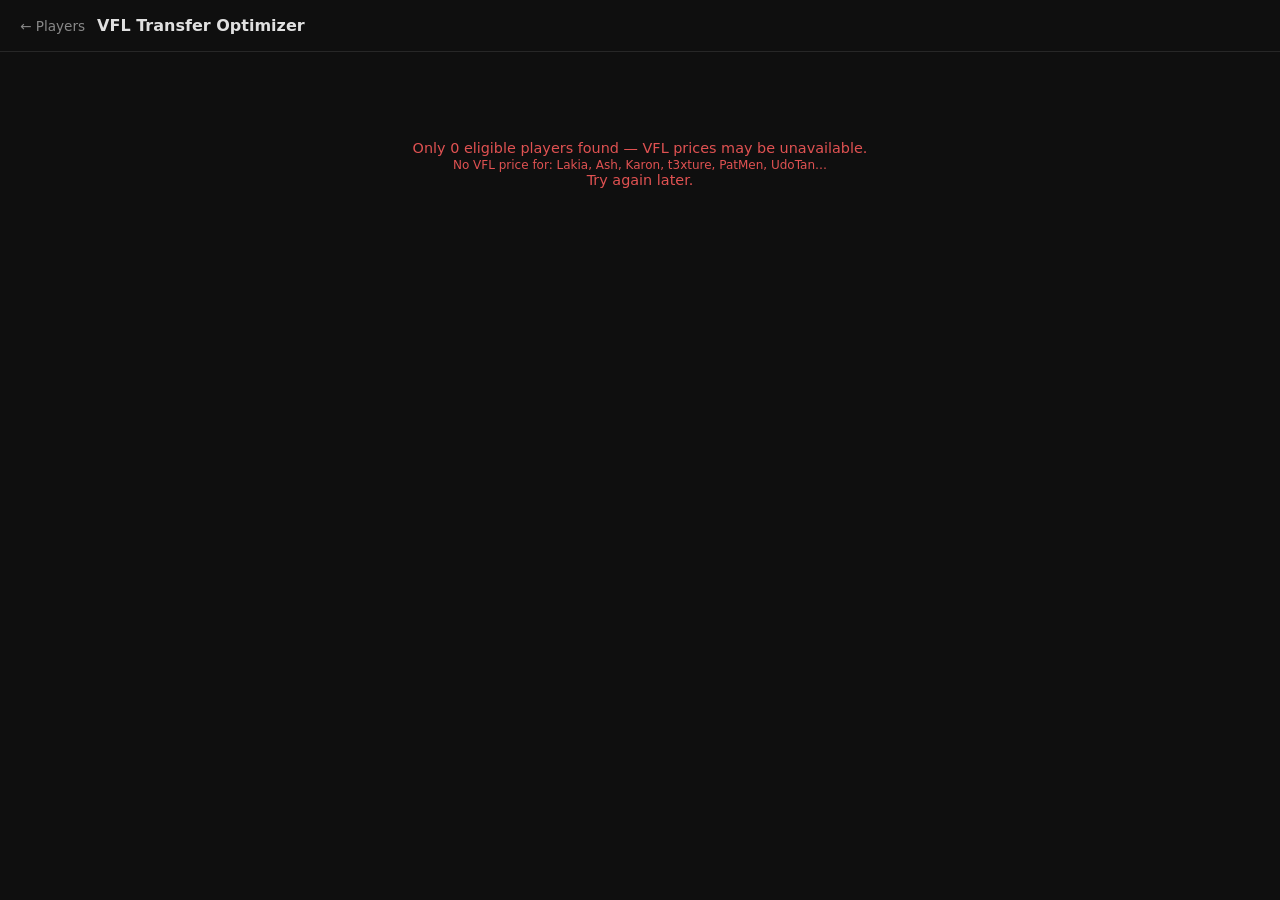
<file: optimizer.html>
<!DOCTYPE html>
<html lang="en">
<head>
    <meta charset="UTF-8">
    <meta name="viewport" content="width=device-width, initial-scale=1.0">
    <title>VFL Transfer Optimizer — VCT 2026</title>
    <link rel="stylesheet" href="styles.css">
    <style>
        html, body {
            height: 100%;
            font-family: system-ui, -apple-system, sans-serif;
            background: var(--bg);
            color: var(--text);
        }
        body { display: flex; flex-direction: column; }

        /* ── Topbar ── */
        .topbar {
            display: flex; align-items: center; justify-content: space-between;
            padding: 0 1.25rem; height: 52px;
            border-bottom: 1px solid var(--border); flex-shrink: 0; gap: 1rem;
        }
        .topbar-left { display: flex; align-items: center; gap: 0.75rem; }
        .back-link {
            color: var(--muted); text-decoration: none;
            font-size: 0.85rem; transition: color 0.15s;
        }
        .back-link:hover { color: var(--text); }
        .topbar-title { font-weight: 600; font-size: 1rem; }

        /* ── Main scroll ── */
        .main {
            flex: 1; overflow-y: auto;
            padding: 1.5rem 1.25rem 3rem;
        }
        .main::-webkit-scrollbar       { width: 5px; }
        .main::-webkit-scrollbar-track { background: transparent; }
        .main::-webkit-scrollbar-thumb { background: #2a2a2a; border-radius: 3px; }

        .inner { max-width: 1060px; margin: 0 auto; }

        /* ── Status / loading ── */
        .status-area {
            text-align: center; padding: 4rem 1rem;
            color: var(--muted); font-size: 0.9rem;
        }
        .spinner {
            display: inline-block; width: 20px; height: 20px;
            border: 2px solid var(--border); border-top-color: var(--muted);
            border-radius: 50%; animation: spin 0.75s linear infinite;
            vertical-align: middle; margin-right: 0.5rem;
        }
        @keyframes spin { to { transform: rotate(360deg); } }
        .error-text { color: #e05252; }

        /* ── Selection header ── */
        .sel-header {
            display: flex; align-items: center; justify-content: space-between;
            flex-wrap: wrap; gap: 0.75rem;
            margin-bottom: 1rem;
        }
        .sel-title { font-size: 1rem; font-weight: 600; }
        .sel-actions { display: flex; align-items: center; gap: 0.75rem; }
        .sel-count-badge {
            background: var(--surface2); border: 1px solid var(--border);
            border-radius: 6px; padding: 0.35rem 0.75rem;
            font-size: 0.85rem; font-weight: 600; color: var(--muted);
            white-space: nowrap;
        }
        .sel-count-badge.complete { color: #7dc87d; border-color: #7dc87d44; }

        .suggest-btn {
            background: #2a4a2a; border: 1px solid #3a6a3a;
            border-radius: 6px; color: #7dc87d; cursor: pointer;
            font-size: 0.85rem; font-family: inherit; font-weight: 600;
            padding: 0.45rem 1rem; transition: all 0.15s;
            white-space: nowrap;
        }
        .suggest-btn:hover:not(:disabled) { background: #325a32; border-color: #4a7a4a; }
        .suggest-btn:disabled { opacity: 0.35; cursor: not-allowed; }

        /* ── Filter row ── */
        .filter-row {
            display: flex; align-items: center; gap: 0.75rem;
            flex-wrap: wrap; margin-bottom: 0.9rem;
        }
        .search-box {
            flex: 1; min-width: 160px; max-width: 300px;
            background: var(--surface); border: 1px solid var(--border);
            border-radius: 6px; color: var(--text); font-family: inherit;
            font-size: 0.85rem; padding: 0.42rem 0.75rem; outline: none;
        }
        .search-box:focus { border-color: #444; }
        .region-filters { display: flex; gap: 0.4rem; flex-wrap: wrap; }
        .rf-btn {
            background: var(--surface); border: 1px solid var(--border);
            border-radius: 5px; color: var(--muted); cursor: pointer;
            font-size: 0.75rem; font-family: inherit; font-weight: 600;
            padding: 0.3rem 0.7rem; transition: all 0.15s;
            text-transform: uppercase; letter-spacing: 0.04em;
        }
        .rf-btn:hover { color: var(--text); border-color: #444; }
        .rf-btn.active { color: #fff; background: #333; border-color: #555; }
        .rf-btn[data-region="americas"].active { color: #f0923b; border-color: #f0923b55; background: rgba(240,146,59,0.1); }

        /* ── Selection layout ── */
        .sel-layout {
            display: grid;
            grid-template-columns: 1fr 260px;
            gap: 1rem;
            align-items: start;
        }
        @media (max-width: 700px) {
            .sel-layout { grid-template-columns: 1fr; }
        }

        /* ── Pool grid ── */
        .pool-grid {
            display: grid;
            grid-template-columns: repeat(auto-fill, minmax(220px, 1fr));
            gap: 0.5rem;
        }

        /* ── Pool card ── */
        .pool-card {
            background: var(--surface);
            border: 1px solid var(--border);
            border-left: 3px solid var(--role-color, var(--border));
            border-radius: 7px;
            padding: 0.6rem 0.8rem;
            cursor: pointer;
            transition: background 0.1s, border-color 0.1s;
            user-select: none;
            position: relative;
        }
        .pool-card:hover { border-color: #444; background: var(--surface2); }
        .pool-card.selected {
            background: rgba(125,200,125,0.08);
            border-color: #7dc87d55 !important;
        }
        .pool-card.selected .pc-name::after {
            content: ' ✓';
            color: #7dc87d;
            font-size: 0.8em;
        }
        .pool-card.maxed:not(.selected) { opacity: 0.4; cursor: not-allowed; }

        .pc-top {
            display: flex; align-items: center;
            justify-content: space-between; gap: 0.4rem;
            margin-bottom: 0.25rem;
        }
        .pc-badge {
            font-size: 0.58rem; font-weight: 700;
            text-transform: uppercase; letter-spacing: 0.07em;
            padding: 0.1rem 0.4rem; border-radius: 3px;
            background: var(--role-bg, #1e1e1e);
            color: var(--role-color, var(--muted));
            flex-shrink: 0;
        }
        .pc-region {
            font-size: 0.58rem; font-weight: 700;
            text-transform: uppercase; letter-spacing: 0.05em;
            padding: 0.1rem 0.4rem; border-radius: 3px;
            flex-shrink: 0;
        }
        .pc-region.americas { background: rgba(240,146,59,0.15); color: #f0923b; }
        .pc-region.pacific  { background: rgba(91,156,246,0.12); color: #5b9cf6; }
        .pc-region.emea     { background: rgba(166,124,209,0.12); color: #a67cd1; }
        .pc-pts { font-size: 0.75rem; font-weight: 600; color: #7dc87d; }

        .pc-name { font-weight: 700; font-size: 0.9rem; margin-bottom: 0.2rem; }
        .pc-team {
            display: flex; align-items: center; gap: 0.35rem;
            font-size: 0.75rem; color: var(--muted);
        }
        .pc-logo {
            width: 16px; height: 16px; object-fit: contain;
            border-radius: 2px; flex-shrink: 0;
        }
        .pc-logo-ph {
            width: 16px; height: 16px;
            background: var(--surface2); border-radius: 2px; flex-shrink: 0;
            display: flex; align-items: center; justify-content: center;
            font-size: 0.48rem; color: var(--dim);
        }
        .pc-bottom {
            display: flex; justify-content: flex-end;
            margin-top: 0.15rem;
        }
        .pc-price { font-size: 0.72rem; color: var(--dim); }
        .pc-price span { color: var(--muted); font-weight: 600; }

        /* ── Team sidebar ── */
        .team-sidebar {
            background: var(--surface);
            border: 1px solid var(--border);
            border-radius: 8px;
            padding: 0.85rem;
            position: sticky; top: 0;
        }
        .sidebar-heading {
            font-size: 0.68rem; font-weight: 700;
            text-transform: uppercase; letter-spacing: 0.08em;
            color: var(--dim); margin-bottom: 0.65rem;
        }
        .team-list { display: flex; flex-direction: column; gap: 0.35rem; }
        .team-list-item {
            display: flex; align-items: center; gap: 0.5rem;
            padding: 0.35rem 0.5rem;
            background: var(--surface2); border-radius: 5px;
            font-size: 0.8rem;
        }
        .tli-role {
            width: 8px; height: 8px; border-radius: 50%; flex-shrink: 0;
        }
        .tli-name { flex: 1; font-weight: 600; }
        .tli-team { color: var(--dim); font-size: 0.72rem; }
        .tli-remove {
            color: var(--dim); cursor: pointer; font-size: 0.85rem;
            line-height: 1; padding: 0.1rem; margin-left: auto;
            transition: color 0.1s;
        }
        .tli-remove:hover { color: #e05252; }
        .sidebar-budget {
            margin-top: 0.75rem; padding-top: 0.6rem;
            border-top: 1px solid var(--border);
            font-size: 0.78rem; color: var(--muted);
            display: flex; flex-direction: column; gap: 0.2rem;
        }
        .sb-row { display: flex; justify-content: space-between; }
        .sb-val { font-weight: 600; }
        .sb-val.ok  { color: #7dc87d; }
        .sb-val.warn { color: #e05252; }
        .team-slot-empty {
            display: flex; align-items: center;
            padding: 0.35rem 0.5rem;
            background: var(--surface2); border-radius: 5px;
            border: 1px dashed var(--border);
            font-size: 0.75rem; color: var(--dim);
        }

        /* ── Back button ── */
        .back-btn {
            background: none; border: 1px solid var(--border);
            border-radius: 6px; color: var(--muted); cursor: pointer;
            font-size: 0.82rem; font-family: inherit;
            padding: 0.4rem 0.8rem; margin-bottom: 1rem;
            transition: all 0.15s; display: inline-flex; align-items: center; gap: 0.3rem;
        }
        .back-btn:hover { color: var(--text); border-color: #444; }

        /* ── Transfer summary bar ── */
        .transfer-summary {
            display: flex; gap: 1.5rem; flex-wrap: wrap;
            align-items: center;
            padding: 0.9rem 1.1rem;
            background: var(--surface); border: 1px solid var(--border);
            border-radius: 8px; margin-bottom: 1.25rem;
        }
        .ts-item { display: flex; flex-direction: column; gap: 0.12rem; }
        .ts-label {
            font-size: 0.68rem; color: var(--dim);
            text-transform: uppercase; letter-spacing: 0.06em;
        }
        .ts-val { font-size: 1.05rem; font-weight: 700; }
        .ts-val.gain-pos { color: #7dc87d; }
        .ts-val.gain-neg { color: #e05252; }
        .ts-val.budget-ok { color: #7dc87d; }
        .ts-val.budget-warn { color: #e05252; }

        /* ── In/Out grid ── */
        .inout-grid {
            display: grid;
            grid-template-columns: 1fr 1fr;
            gap: 1rem;
            margin-bottom: 0.5rem;
        }
        @media (max-width: 600px) {
            .inout-grid { grid-template-columns: 1fr; }
        }
        .inout-heading {
            font-size: 0.72rem; font-weight: 700;
            text-transform: uppercase; letter-spacing: 0.07em;
            margin-bottom: 0.5rem;
        }
        .out-heading { color: #e05252; }
        .in-heading  { color: #7dc87d; }

        /* ── Player grid / card (results) ── */
        .player-grid {
            display: grid;
            grid-template-columns: repeat(auto-fill, minmax(240px, 1fr));
            gap: 0.65rem;
        }
        .player-card {
            background: var(--surface);
            border: 1px solid var(--border);
            border-left: 3px solid var(--role-color, var(--border));
            border-radius: 8px;
            padding: 0.75rem 0.9rem;
            display: flex; flex-direction: column; gap: 0.35rem;
        }
        .player-card.card-out { border-color: #e0525244 !important; background: rgba(224,82,82,0.04); }
        .player-card.card-in  { border-color: #7dc87d44 !important; background: rgba(125,200,125,0.05); }

        .card-top {
            display: flex; align-items: center;
            justify-content: space-between; gap: 0.5rem;
        }
        .card-badges { display: flex; align-items: center; gap: 0.3rem; flex-wrap: wrap; }
        .role-badge {
            font-size: 0.58rem; font-weight: 700;
            text-transform: uppercase; letter-spacing: 0.07em;
            padding: 0.12rem 0.45rem; border-radius: 3px;
            background: var(--role-bg, #1e1e1e);
            color: var(--role-color, var(--muted));
        }
        .region-badge {
            font-size: 0.58rem; font-weight: 700;
            text-transform: uppercase; letter-spacing: 0.05em;
            padding: 0.12rem 0.45rem; border-radius: 3px;
        }
        .region-badge.americas { background: rgba(240,146,59,0.15); color: #f0923b; }
        .region-badge.pacific  { background: rgba(91,156,246,0.12); color: #5b9cf6; }
        .region-badge.emea     { background: rgba(166,124,209,0.12); color: #a67cd1; }
        .card-pts { font-size: 0.8rem; font-weight: 600; color: #7dc87d; flex-shrink: 0; }

        .card-name { font-weight: 700; font-size: 0.95rem; }
        .card-team { display: flex; align-items: center; gap: 0.4rem; }
        .team-logo {
            width: 18px; height: 18px; object-fit: contain;
            border-radius: 2px; flex-shrink: 0;
        }
        .team-logo-ph {
            width: 18px; height: 18px;
            background: var(--surface2); border-radius: 2px; flex-shrink: 0;
            display: flex; align-items: center; justify-content: center;
            font-size: 0.5rem; color: var(--dim);
        }
        .team-name-text { font-size: 0.78rem; color: var(--muted); }
        .card-price { font-size: 0.75rem; color: var(--dim); }
        .card-price span { color: var(--muted); font-weight: 600; }

        /* ── Section heading ── */
        .section-heading {
            font-size: 0.68rem; font-weight: 700;
            text-transform: uppercase; letter-spacing: 0.08em;
            color: var(--dim); margin: 1.1rem 0 0.5rem;
        }

        /* ── Meta note ── */
        .meta-note {
            font-size: 0.7rem; color: var(--dim);
            margin-top: 1.25rem; text-align: center;
        }

        /* ── Hidden ── */
        .hidden { display: none !important; }
    </style>
</head>
<body>

<!-- Top bar -->
<div class="topbar">
    <div class="topbar-left">
        <a class="back-link" href="players.html">← Players</a>
        <span class="topbar-title">VFL Transfer Optimizer</span>
    </div>
</div>

<!-- Main content -->
<div class="main">
    <div class="inner">

        <!-- Status / loading -->
        <div id="statusArea" class="status-area">
            <span class="spinner"></span> Loading player data…
        </div>

        <!-- Phase 1: Selection -->
        <div id="selectionPhase" class="hidden">

            <div class="sel-header">
                <div class="sel-title">Select Your Current Team</div>
                <div class="sel-actions">
                    <span class="sel-count-badge" id="selCountBadge">0 / 11</span>
                    <button class="suggest-btn" id="suggestBtn" onclick="runTransferOptimizer()" disabled>
                        Suggest Transfers →
                    </button>
                </div>
            </div>

            <div class="filter-row">
                <input type="text" id="searchBox" class="search-box" placeholder="Search players…" oninput="filterPool()">
                <div class="region-filters">
                    <button class="rf-btn active" data-region="all" onclick="setRegionFilter('all', this)">All</button>
                    <button class="rf-btn" data-region="pacific" onclick="setRegionFilter('pacific', this)">Pacific</button>
                    <button class="rf-btn" data-region="emea" onclick="setRegionFilter('emea', this)">EMEA</button>
                    <button class="rf-btn" data-region="americas" onclick="setRegionFilter('americas', this)">Americas</button>
                </div>
            </div>

            <div class="sel-layout">
                <div class="pool-panel">
                    <div id="poolGrid" class="pool-grid"></div>
                </div>
                <div class="team-sidebar">
                    <div class="sidebar-heading">Your Team</div>
                    <div id="teamList" class="team-list"></div>
                    <div class="sidebar-budget" id="sidebarBudget"></div>
                </div>
            </div>
        </div>

        <!-- Phase 2: Transfer Results -->
        <div id="resultsPhase" class="hidden">

            <button class="back-btn" onclick="showSelectionPhase()">← Adjust Team</button>

            <div class="transfer-summary" id="transferSummary">
                <div class="ts-item">
                    <span class="ts-label">Pts before</span>
                    <span class="ts-val" id="tsPtsBefore">–</span>
                </div>
                <div class="ts-item">
                    <span class="ts-label">Pts after</span>
                    <span class="ts-val" id="tsPtsAfter">–</span>
                </div>
                <div class="ts-item">
                    <span class="ts-label">Projected gain</span>
                    <span class="ts-val" id="tsPtsGain">–</span>
                </div>
                <div class="ts-item">
                    <span class="ts-label">Budget remaining</span>
                    <span class="ts-val" id="tsBudget">–</span>
                </div>
                <div class="ts-item">
                    <span class="ts-label">Americas players</span>
                    <span class="ts-val" id="tsAmericasCount">–</span>
                </div>
            </div>

            <div class="inout-grid">
                <div>
                    <div class="inout-heading out-heading">Transfer Out</div>
                    <div id="dropGrid" class="player-grid"></div>
                </div>
                <div>
                    <div class="inout-heading in-heading">Transfer In</div>
                    <div id="addGrid" class="player-grid"></div>
                </div>
            </div>

            <div class="section-heading">Full Team After Transfers</div>
            <div id="fullTeamGrid" class="player-grid"></div>

            <div id="metaNote" class="meta-note"></div>

        </div>

    </div>
</div>

<script>
// ── Role colour palette ───────────────────────────────────────────────────────
const ROLE_STYLE = {
    duelist:    { color: '#e05252', bg: 'rgba(224,82,82,0.15)' },
    controller: { color: '#f0923b', bg: 'rgba(240,146,59,0.15)' },
    initiator:  { color: '#5b9cf6', bg: 'rgba(91,156,246,0.15)' },
    sentinel:   { color: '#a67cd1', bg: 'rgba(166,124,209,0.15)' },
    wildcard:   { color: '#888',    bg: 'rgba(136,136,136,0.12)' },
};

// ── Player roster with roles and regions ─────────────────────────────────────
const VFL_ROLES = [
    // ── Pacific ───────────────────────────────────────────────────────────────
    // Gen.G
    {name:'Lakia',      team:'Gen.G',                  role:'initiator', region:'pacific'},
    {name:'ZynX',       team:'Gen.G',                  role:'duelist',   region:'pacific'},
    {name:'Ash',        team:'Gen.G',                  role:'controller',region:'pacific'},
    {name:'Karon',      team:'Gen.G',                  role:'sentinel',  region:'pacific'},
    {name:'t3xture',    team:'Gen.G',                  role:'duelist',   region:'pacific'},
    // Global Esports
    {name:'PatMen',     team:'Global Esports',          role:'controller',region:'pacific'},
    {name:'UdoTan',     team:'Global Esports',          role:'sentinel',  region:'pacific'},
    {name:'Kr1stal',    team:'Global Esports',          role:'initiator', region:'pacific'},
    {name:'xavi8k',     team:'Global Esports',          role:'controller',region:'pacific'},
    {name:'Autumn',     team:'Global Esports',          role:'duelist',   region:'pacific'},
    // T1
    {name:'stax',       team:'T1',                      role:'initiator', region:'pacific'},
    {name:'Meteor',     team:'T1',                      role:'sentinel',  region:'pacific'},
    {name:'BuZz',       team:'T1',                      role:'duelist',   region:'pacific'},
    {name:'iZu',        team:'T1',                      role:'duelist',   region:'pacific'},
    {name:'Munchkin',   team:'T1',                      role:'controller',region:'pacific'},
    // VARREL
    {name:'C1ndeR',     team:'VARREL',                  role:'controller',region:'pacific'},
    {name:'Zexy',       team:'VARREL',                  role:'duelist',   region:'pacific'},
    {name:'Klaus',      team:'VARREL',                  role:'sentinel',  region:'pacific'},
    {name:'XuNa',       team:'VARREL',                  role:'initiator', region:'pacific'},
    {name:'oonzmlp',    team:'VARREL',                  role:'controller',region:'pacific'},
    // Nongshim RedForce
    {name:'Rb',         team:'Nongshim RedForce',        role:'controller',region:'pacific'},
    {name:'Dambi',      team:'Nongshim RedForce',        role:'duelist',   region:'pacific'},
    {name:'Xross',      team:'Nongshim RedForce',        role:'initiator', region:'pacific'},
    {name:'Ivy',        team:'Nongshim RedForce',        role:'sentinel',  region:'pacific'},
    {name:'Francis',    team:'Nongshim RedForce',        role:'duelist',   region:'pacific'},
    // Rex Regum Qeon
    {name:'Jemkin',     team:'Rex Regum Qeon',           role:'duelist',   region:'pacific'},
    {name:'xffero',     team:'Rex Regum Qeon',           role:'sentinel',  region:'pacific'},
    {name:'Kushy',      team:'Rex Regum Qeon',           role:'initiator', region:'pacific'},
    {name:'Monyet',     team:'Rex Regum Qeon',           role:'controller',region:'pacific'},
    {name:'crazyguy',   team:'Rex Regum Qeon',           role:'controller',region:'pacific'},
    // FULL SENSE
    {name:'primmie',    team:'FULL SENSE',               role:'duelist',   region:'pacific'},
    {name:'Killua',     team:'FULL SENSE',               role:'initiator', region:'pacific'},
    {name:'Leviathan',  team:'FULL SENSE',               role:'controller',region:'pacific'},
    {name:'JitBoyS',    team:'FULL SENSE',               role:'sentinel',  region:'pacific'},
    {name:'CRWS',       team:'FULL SENSE',               role:'controller',region:'pacific'},
    // Paper Rex
    {name:'f0rsakeN',   team:'Paper Rex',                role:'controller',region:'pacific'},
    {name:'invy',       team:'Paper Rex',                role:'initiator', region:'pacific'},
    {name:'Jinggg',     team:'Paper Rex',                role:'duelist',   region:'pacific'},
    {name:'something',  team:'Paper Rex',                role:'duelist',   region:'pacific'},
    {name:'d4v41',      team:'Paper Rex',                role:'sentinel',  region:'pacific'},
    // DetonatioN FocusMe
    {name:'Meiy',       team:'DetonatioN FocusMe',       role:'duelist',   region:'pacific'},
    {name:'Akame',      team:'DetonatioN FocusMe',       role:'initiator', region:'pacific'},
    {name:'yatsuka',    team:'DetonatioN FocusMe',       role:'duelist',   region:'pacific'},
    {name:'SSeeS',      team:'DetonatioN FocusMe',       role:'controller',region:'pacific'},
    {name:'Caedye',     team:'DetonatioN FocusMe',       role:'sentinel',  region:'pacific'},
    // KIWOOM DRX
    {name:'MaKo',       team:'KIWOOM DRX',               role:'controller',region:'pacific'},
    {name:'HYUNMIN',    team:'KIWOOM DRX',               role:'duelist',   region:'pacific'},
    {name:'free1ng',    team:'KIWOOM DRX',               role:'sentinel',  region:'pacific'},
    {name:'BeYN',       team:'KIWOOM DRX',               role:'initiator', region:'pacific'},
    {name:'Hermes',     team:'KIWOOM DRX',               role:'initiator', region:'pacific'},
    // ZETA DIVISION
    {name:'SugarZ3ro',  team:'ZETA DIVISION',            role:'controller',region:'pacific'},
    {name:'eKo',        team:'ZETA DIVISION',            role:'duelist',   region:'pacific'},
    {name:'Xdll',       team:'ZETA DIVISION',            role:'initiator', region:'pacific'},
    {name:'Absol',      team:'ZETA DIVISION',            role:'duelist',   region:'pacific'},
    {name:'SyouTa',     team:'ZETA DIVISION',            role:'sentinel',  region:'pacific'},
    // Team Secret
    {name:'kellyS',     team:'Team Secret',              role:'duelist',   region:'pacific'},
    {name:'JessieVash', team:'Team Secret',              role:'initiator', region:'pacific'},
    {name:'BerserX',    team:'Team Secret',              role:'sentinel',  region:'pacific'},
    {name:'Sylvan',     team:'Team Secret',              role:'controller',region:'pacific'},
    {name:'Rimuru',     team:'Team Secret',              role:'duelist',   region:'pacific'},
    // PCIFIC Esports
    {name:'seven',      team:'PCIFIC Esports',           role:'initiator', region:'pacific'},
    {name:'al0rante',   team:'PCIFIC Esports',           role:'sentinel',  region:'pacific'},
    {name:'NINJA',      team:'PCIFIC Esports',           role:'initiator', region:'pacific'},
    {name:'qpert',      team:'PCIFIC Esports',           role:'controller',region:'pacific'},
    {name:'cNed',       team:'PCIFIC Esports',           role:'duelist',   region:'pacific'},

    // ── EMEA ─────────────────────────────────────────────────────────────────
    // BBL Esports
    {name:'lovers rock',team:'BBL Esports',              role:'duelist',   region:'emea'},
    {name:'Loita',      team:'BBL Esports',              role:'controller',region:'emea'},
    {name:'Lar0k',      team:'BBL Esports',              role:'duelist',   region:'emea'},
    {name:'Rose',       team:'BBL Esports',              role:'initiator', region:'emea'},
    {name:'Crewen',     team:'BBL Esports',              role:'sentinel',  region:'emea'},
    // FNATIC
    {name:'Alfajer',    team:'FNATIC',                   role:'sentinel',  region:'emea'},
    {name:'Veqaj',      team:'FNATIC',                   role:'controller',region:'emea'},
    {name:'crashies',   team:'FNATIC',                   role:'initiator', region:'emea'},
    {name:'kaajak',     team:'FNATIC',                   role:'duelist',   region:'emea'},
    {name:'Boaster',    team:'FNATIC',                   role:'controller',region:'emea'},
    // FUT Esports
    {name:'xeus',       team:'FUT Esports',              role:'duelist',   region:'emea'},
    {name:'MrFaliN',    team:'FUT Esports',              role:'controller',region:'emea'},
    {name:'yetujey',    team:'FUT Esports',              role:'sentinel',  region:'emea'},
    {name:'KROSTALY',   team:'FUT Esports',              role:'initiator', region:'emea'},
    {name:'S0PP',       team:'FUT Esports',              role:'duelist',   region:'emea'},
    // Gentle Mates
    {name:'marteen',    team:'Gentle Mates',             role:'duelist',   region:'emea'},
    {name:'Minny',      team:'Gentle Mates',             role:'sentinel',  region:'emea'},
    {name:'bipo',       team:'Gentle Mates',             role:'duelist',   region:'emea'},
    {name:'starxo',     team:'Gentle Mates',             role:'initiator', region:'emea'},
    {name:'GLYPH',      team:'Gentle Mates',             role:'controller',region:'emea'},
    // GIANTX
    {name:'Flickless',  team:'GIANTX',                   role:'initiator', region:'emea'},
    {name:'Cloud',      team:'GIANTX',                   role:'initiator', region:'emea'},
    {name:'westside',   team:'GIANTX',                   role:'sentinel',  region:'emea'},
    {name:'grubinho',   team:'GIANTX',                   role:'controller',region:'emea'},
    {name:'ara',        team:'GIANTX',                   role:'duelist',   region:'emea'},
    // Karmine Corp
    {name:'dos9',       team:'Karmine Corp',             role:'controller',region:'emea'},
    {name:'SUYGETSU',   team:'Karmine Corp',             role:'sentinel',  region:'emea'},
    {name:'LewN',       team:'Karmine Corp',             role:'duelist',   region:'emea'},
    {name:'Avez',       team:'Karmine Corp',             role:'initiator', region:'emea'},
    {name:'N4RRATE',    team:'Karmine Corp',             role:'initiator', region:'emea'},
    // Natus Vincere
    {name:'hiro',       team:'Natus Vincere',            role:'sentinel',  region:'emea'},
    {name:'Ruxic',      team:'Natus Vincere',            role:'controller',region:'emea'},
    {name:'Filu',       team:'Natus Vincere',            role:'duelist',   region:'emea'},
    {name:'Exit',       team:'Natus Vincere',            role:'duelist',   region:'emea'},
    {name:'Chloric',    team:'Natus Vincere',            role:'initiator', region:'emea'},
    // Team Heretics
    {name:'benjyfishy', team:'Team Heretics',            role:'sentinel',  region:'emea'},
    {name:'ComeBack',   team:'Team Heretics',            role:'duelist',   region:'emea'},
    {name:'Boo',        team:'Team Heretics',            role:'controller',region:'emea'},
    {name:'RieNs',      team:'Team Heretics',            role:'initiator', region:'emea'},
    {name:'Wo0t',       team:'Team Heretics',            role:'initiator', region:'emea'},
    // Team Liquid
    {name:'MiniBoo',    team:'Team Liquid',              role:'duelist',   region:'emea'},
    {name:'nAts',       team:'Team Liquid',              role:'sentinel',  region:'emea'},
    {name:'kamo',       team:'Team Liquid',              role:'duelist',   region:'emea'},
    {name:'purp0',      team:'Team Liquid',              role:'initiator', region:'emea'},
    {name:'wayne',      team:'Team Liquid',              role:'controller',region:'emea'},
    // Team Vitality
    {name:'Chronicle',  team:'Team Vitality',            role:'sentinel',  region:'emea'},
    {name:'Derke',      team:'Team Vitality',            role:'duelist',   region:'emea'},
    {name:'Jamppi',     team:'Team Vitality',            role:'initiator', region:'emea'},
    {name:'PROFEK',     team:'Team Vitality',            role:'controller',region:'emea'},
    {name:'Sayonara',   team:'Team Vitality',            role:'initiator', region:'emea'},
    // Eternal Fire
    {name:'audaz',      team:'Eternal Fire',             role:'controller',region:'emea'},
    {name:'nekky',      team:'Eternal Fire',             role:'initiator', region:'emea'},
    {name:'Favian',     team:'Eternal Fire',             role:'duelist',   region:'emea'},
    {name:'Izzy',       team:'Eternal Fire',             role:'duelist',   region:'emea'},
    {name:'Echo',       team:'Eternal Fire',             role:'sentinel',  region:'emea'},

    // ── Americas ─────────────────────────────────────────────────────────────
    // 100 Thieves
    {name:'Cryocells',  team:'100 Thieves',              role:'duelist',   region:'americas'},
    {name:'bang',       team:'100 Thieves',              role:'controller',region:'americas'},
    {name:'vora',       team:'100 Thieves',              role:'initiator', region:'americas'},
    {name:'Asuna',      team:'100 Thieves',              role:'duelist',   region:'americas'},
    {name:'Timotino',   team:'100 Thieves',              role:'sentinel',  region:'americas'},
    // Cloud9
    {name:'v1c',        team:'Cloud9',                   role:'controller',region:'americas'},
    {name:'Xeppaa',     team:'Cloud9',                   role:'initiator', region:'americas'},
    {name:'penny',      team:'Cloud9',                   role:'initiator', region:'americas'},
    {name:'Zellsis',    team:'Cloud9',                   role:'duelist',   region:'americas'},
    {name:'OXY',        team:'Cloud9',                   role:'duelist',   region:'americas'},
    // Evil Geniuses
    {name:'dgzin',      team:'Evil Geniuses',            role:'controller',region:'americas'},
    {name:'supamen',    team:'Evil Geniuses',            role:'duelist',   region:'americas'},
    {name:'bao',        team:'Evil Geniuses',            role:'controller',region:'americas'},
    {name:'C0M',        team:'Evil Geniuses',            role:'initiator', region:'americas'},
    {name:'Okeanos',    team:'Evil Geniuses',            role:'sentinel',  region:'americas'},
    // FURIA
    {name:'koalanoob',  team:'FURIA',                    role:'controller',region:'americas'},
    {name:'artzin',     team:'FURIA',                    role:'duelist',   region:'americas'},
    {name:'eeiu',       team:'FURIA',                    role:'duelist',   region:'americas'},
    {name:'alym',       team:'FURIA',                    role:'initiator', region:'americas'},
    {name:'nerve',      team:'FURIA',                    role:'sentinel',  region:'americas'},
    // KRÜ Esports
    {name:'NagZ',       team:'KR\u00dc Esports',         role:'duelist',   region:'americas'},
    {name:'mta',        team:'KR\u00dc Esports',         role:'sentinel',  region:'americas'},
    {name:'benG',       team:'KR\u00dc Esports',         role:'controller',region:'americas'},
    {name:'infiltrator',team:'KR\u00dc Esports',         role:'initiator', region:'americas'},
    {name:'Governor',   team:'KR\u00dc Esports',         role:'sentinel',  region:'americas'},
    // LEVIATÁN
    {name:'kiNgg',      team:'LEVIAT\u00c1N',            role:'controller',region:'americas'},
    {name:'blowz',      team:'LEVIAT\u00c1N',            role:'duelist',   region:'americas'},
    {name:'Sato',       team:'LEVIAT\u00c1N',            role:'initiator', region:'americas'},
    {name:'spike',      team:'LEVIAT\u00c1N',            role:'sentinel',  region:'americas'},
    {name:'Neon',       team:'LEVIAT\u00c1N',            role:'duelist',   region:'americas'},
    // LOUD
    {name:'lukxo',      team:'LOUD',                     role:'sentinel',  region:'americas'},
    {name:'Darker',     team:'LOUD',                     role:'initiator', region:'americas'},
    {name:'pANcada',    team:'LOUD',                     role:'controller',region:'americas'},
    {name:'cauanzin',   team:'LOUD',                     role:'duelist',   region:'americas'},
    {name:'Virtyy',     team:'LOUD',                     role:'duelist',   region:'americas'},
    // MIBR
    {name:'Verno',      team:'MIBR',                     role:'sentinel',  region:'americas'},
    {name:'zekken',     team:'MIBR',                     role:'duelist',   region:'americas'},
    {name:'aspas',      team:'MIBR',                     role:'duelist',   region:'americas'},
    {name:'Mazino',     team:'MIBR',                     role:'controller',region:'americas'},
    {name:'tex',        team:'MIBR',                     role:'initiator', region:'americas'},
    // NRG
    {name:'brawk',      team:'NRG',                      role:'controller',region:'americas'},
    {name:'mada',       team:'NRG',                      role:'initiator', region:'americas'},
    {name:'keiko',      team:'NRG',                      role:'duelist',   region:'americas'},
    {name:'skuba',      team:'NRG',                      role:'sentinel',  region:'americas'},
    {name:'Ethan',      team:'NRG',                      role:'initiator', region:'americas'},
    // Sentinels
    {name:'johnqt',     team:'Sentinels',                role:'initiator', region:'americas'},
    {name:'Reduxx',     team:'Sentinels',                role:'duelist',   region:'americas'},
    {name:'Kyu',        team:'Sentinels',                role:'controller',region:'americas'},
    {name:'cortezia',   team:'Sentinels',                role:'sentinel',  region:'americas'},
    // G2 Esports
    {name:'valyn',      team:'G2 Esports',               role:'controller',region:'americas'},
    {name:'BABYBAY',    team:'G2 Esports',               role:'duelist',   region:'americas'},
    {name:'trent',      team:'G2 Esports',               role:'initiator', region:'americas'},
    {name:'leaf',       team:'G2 Esports',               role:'duelist',   region:'americas'},
    {name:'jawgemo',    team:'G2 Esports',               role:'sentinel',  region:'americas'},
    // ENVY
    {name:'Rossy',      team:'ENVY',                     role:'controller',region:'americas'},
    {name:'keznit',     team:'ENVY',                     role:'duelist',   region:'americas'},
    {name:'Eggsterr',   team:'ENVY',                     role:'initiator', region:'americas'},
    {name:'P0PPIN',     team:'ENVY',                     role:'sentinel',  region:'americas'},
    {name:'Demon1',     team:'ENVY',                     role:'duelist',   region:'americas'},
];

// ── Constants ─────────────────────────────────────────────────────────────────
const BUDGET       = 100;
const MAX_PER_TEAM = 2;
const VFL_EVENT_ID = 8;

// ── State ─────────────────────────────────────────────────────────────────────
let allPlayers   = [];   // enriched pool (pts + price + region)
let currentTeam  = [];   // user's selected 11
let teamLogoMap  = new Map();
let activeRegion = 'all';
let searchTerm   = '';

// ── Helpers ───────────────────────────────────────────────────────────────────
function normName(s) {
    return s.toLowerCase().replace(/[^a-z0-9]/g, '');
}

function setStatus(html) {
    document.getElementById('statusArea').innerHTML = html;
    document.getElementById('statusArea').classList.remove('hidden');
    document.getElementById('selectionPhase').classList.add('hidden');
    document.getElementById('resultsPhase').classList.add('hidden');
}

// ── VFL price fetch ───────────────────────────────────────────────────────────
async function fetchVflPrices() {
    const controller = new AbortController();
    const timer = setTimeout(() => controller.abort(), 5000);
    try {
        const r = await fetch(
            `https://api.valorantfantasyleague.net/api/Player/allplayers?eventId=${VFL_EVENT_ID}`,
            { cache: 'no-cache', signal: controller.signal }
        );
        clearTimeout(timer);
        if (!r.ok) return new Map();
        const list = await r.json();
        const map = new Map();
        for (const p of list) {
            const key = normName(p.player?.name ?? '');
            if (key) map.set(key, p.price);
        }
        return map;
    } catch {
        clearTimeout(timer);
        return new Map();
    }
}

// ── Transfer solver ───────────────────────────────────────────────────────────
//
// Tries all C(11,3) = 165 drop combinations. For each, finds the best 3
// additions from the remaining pool where ≥2 are Americas players.
// Maximises total team VFL pts, respecting the 100 VP budget cap and
// max-2-per-team rule.

function getRequiredSlots(kept) {
    // Given 8 kept players, compute the 3 slot types the additions must fill.
    const cnt = { duelist: 0, controller: 0, initiator: 0, sentinel: 0 };
    for (const p of kept) cnt[p.role]++;

    const D_rem = Math.max(0, 2 - cnt.duelist);
    const C_rem = Math.max(0, 2 - cnt.controller);
    const I_rem = Math.max(0, 2 - cnt.initiator);
    const S_rem = Math.max(0, 2 - cnt.sentinel);
    // Players beyond 2 per role spill into wildcard slots
    const excess = Math.max(0, cnt.duelist - 2) + Math.max(0, cnt.controller - 2) +
                   Math.max(0, cnt.initiator - 2) + Math.max(0, cnt.sentinel - 2);
    const WC_rem = 3 - excess;

    const slots = [];
    for (let i = 0; i < D_rem;  i++) slots.push('duelist');
    for (let i = 0; i < C_rem;  i++) slots.push('controller');
    for (let i = 0; i < I_rem;  i++) slots.push('initiator');
    for (let i = 0; i < S_rem;  i++) slots.push('sentinel');
    for (let i = 0; i < WC_rem; i++) slots.push('wildcard');
    return slots; // always length 3
}

// Check if 3 players can be assigned to 3 slots (any permutation)
const PERMS3 = [[0,1,2],[0,2,1],[1,0,2],[1,2,0],[2,0,1],[2,1,0]];
function canFillSlots(pa, pb, pc, slots) {
    const ps = [pa, pb, pc];
    for (const perm of PERMS3) {
        if (slots.every((slot, i) =>
            slot === 'wildcard' || slot === ps[perm[i]].role
        )) return true;
    }
    return false;
}

function findBestAdditions(pool, kept, slots) {
    const budgetLeft = BUDGET - kept.reduce((s, p) => s + p.price, 0);
    const teamCounts = {};
    for (const p of kept) teamCounts[p.team] = (teamCounts[p.team] || 0) + 1;

    let bestPts = -Infinity;
    let bestAdd = null;
    const n = pool.length;

    for (let a = 0; a < n; a++) {
        const pa = pool[a];
        if ((teamCounts[pa.team] || 0) >= MAX_PER_TEAM) continue;
        if (pa.price > budgetLeft) continue;

        for (let b = a + 1; b < n; b++) {
            const pb = pool[b];
            // Team cap for b (accounting for a)
            const tcB = (teamCounts[pb.team] || 0) + (pb.team === pa.team ? 1 : 0);
            if (tcB >= MAX_PER_TEAM) continue;
            if (pa.price + pb.price > budgetLeft) continue;

            for (let c = b + 1; c < n; c++) {
                const pc = pool[c];
                // Team cap for c (accounting for a + b)
                const tcC = (teamCounts[pc.team] || 0) +
                            (pc.team === pa.team ? 1 : 0) +
                            (pc.team === pb.team ? 1 : 0);
                if (tcC >= MAX_PER_TEAM) continue;
                if (pa.price + pb.price + pc.price > budgetLeft) continue;

                // Americas constraint: ≥2 of 3 must be Americas
                const amCount = (pa.region === 'americas' ? 1 : 0) +
                                (pb.region === 'americas' ? 1 : 0) +
                                (pc.region === 'americas' ? 1 : 0);
                if (amCount < 2) continue;

                // Role slot compatibility
                if (!canFillSlots(pa, pb, pc, slots)) continue;

                const pts = pa.pts + pb.pts + pc.pts;
                if (pts > bestPts) {
                    bestPts = pts;
                    bestAdd = [pa, pb, pc];
                }
            }
        }
    }

    return bestAdd ? { players: bestAdd, pts: bestPts } : null;
}

function solveTransfers(currentTeam, pool) {
    let best = null;
    let bestNewPts = -Infinity;

    for (let i = 0; i < 11; i++) {
        for (let j = i + 1; j < 11; j++) {
            for (let k = j + 1; k < 11; k++) {
                const drop = [currentTeam[i], currentTeam[j], currentTeam[k]];
                const kept = currentTeam.filter((_, idx) => idx !== i && idx !== j && idx !== k);
                const slots = getRequiredSlots(kept);
                const keptPts = kept.reduce((s, p) => s + p.pts, 0);

                const addResult = findBestAdditions(pool, kept, slots);
                if (!addResult) continue;

                const newPts = keptPts + addResult.pts;
                if (newPts > bestNewPts) {
                    bestNewPts = newPts;
                    best = { drop, add: addResult.players, kept, newPts };
                }
            }
        }
    }

    return best;
}

// ── Pool rendering ────────────────────────────────────────────────────────────
function makeLogoEl(team, small = false) {
    const size = small ? 16 : 18;
    const logo = teamLogoMap.get(team);
    if (logo) {
        const img = document.createElement('img');
        img.className = small ? 'pc-logo' : 'team-logo';
        img.src   = logo; img.alt = team; img.loading = 'lazy';
        img.onerror = function () {
            const ph = document.createElement('div');
            ph.className   = small ? 'pc-logo-ph' : 'team-logo-ph';
            ph.textContent = team.slice(0, 2).toUpperCase();
            this.replaceWith(ph);
        };
        return img;
    }
    const ph = document.createElement('div');
    ph.className   = small ? 'pc-logo-ph' : 'team-logo-ph';
    ph.textContent = team.slice(0, 2).toUpperCase();
    return ph;
}

function renderPool() {
    const grid = document.getElementById('poolGrid');
    grid.innerHTML = '';
    const maxed = currentTeam.length >= 11;
    const selectedNames = new Set(currentTeam.map(p => p.name));
    const term = searchTerm.toLowerCase();

    const visible = allPlayers.filter(p => {
        if (activeRegion !== 'all' && p.region !== activeRegion) return false;
        if (term && !p.name.toLowerCase().includes(term) && !p.team.toLowerCase().includes(term)) return false;
        return true;
    });

    for (const p of visible) {
        const isSelected = selectedNames.has(p.name);
        const rs = ROLE_STYLE[p.role] || ROLE_STYLE.wildcard;

        const card = document.createElement('div');
        card.className = 'pool-card' +
            (isSelected ? ' selected' : '') +
            (!isSelected && maxed ? ' maxed' : '');
        card.style.setProperty('--role-color', rs.color);
        card.style.setProperty('--role-bg',    rs.bg);
        if (!maxed || isSelected) card.onclick = () => togglePlayer(p);

        // Top row
        const top = document.createElement('div');
        top.className = 'pc-top';

        const badges = document.createElement('div');
        badges.style.cssText = 'display:flex;gap:0.3rem;align-items:center;flex-wrap:wrap';

        const roleBadge = document.createElement('span');
        roleBadge.className   = 'pc-badge';
        roleBadge.textContent = p.role;
        badges.appendChild(roleBadge);

        const regionBadge = document.createElement('span');
        regionBadge.className   = `pc-region ${p.region}`;
        regionBadge.textContent = p.region === 'americas' ? 'AME' : p.region === 'pacific' ? 'PAC' : 'EMEA';
        badges.appendChild(regionBadge);

        const ptsEl = document.createElement('span');
        ptsEl.className   = 'pc-pts';
        ptsEl.textContent = `${p.pts.toFixed(2)} pts`;

        top.append(badges, ptsEl);

        const nameEl = document.createElement('div');
        nameEl.className   = 'pc-name';
        nameEl.textContent = p.name;

        const teamRow = document.createElement('div');
        teamRow.className = 'pc-team';
        teamRow.append(makeLogoEl(p.team, true));
        const tn = document.createElement('span');
        tn.textContent = p.team;
        teamRow.appendChild(tn);

        const bottom = document.createElement('div');
        bottom.className = 'pc-bottom';
        const priceEl = document.createElement('div');
        priceEl.className = 'pc-price';
        priceEl.innerHTML = `Price: <span>${p.price} VP</span>`;
        bottom.appendChild(priceEl);

        card.append(top, nameEl, teamRow, bottom);
        grid.appendChild(card);
    }
}

function renderTeamSidebar() {
    const list = document.getElementById('teamList');
    list.innerHTML = '';

    for (let i = 0; i < 11; i++) {
        const p = currentTeam[i];
        if (!p) {
            const empty = document.createElement('div');
            empty.className   = 'team-slot-empty';
            empty.textContent = `Slot ${i + 1}`;
            list.appendChild(empty);
            continue;
        }

        const rs = ROLE_STYLE[p.role] || ROLE_STYLE.wildcard;
        const item = document.createElement('div');
        item.className = 'team-list-item';

        const dot = document.createElement('span');
        dot.className = 'tli-role';
        dot.style.background = rs.color;

        const name = document.createElement('span');
        name.className   = 'tli-name';
        name.textContent = p.name;

        const team = document.createElement('span');
        team.className   = 'tli-team';
        team.textContent = p.team;

        const rm = document.createElement('span');
        rm.className   = 'tli-remove';
        rm.textContent = '×';
        rm.title       = `Remove ${p.name}`;
        rm.onclick = () => togglePlayer(p);

        item.append(dot, name, team, rm);
        list.appendChild(item);
    }

    // Budget info
    const budget = document.getElementById('sidebarBudget');
    if (currentTeam.length > 0) {
        const totalCost = currentTeam.reduce((s, p) => s + p.price, 0);
        const remain    = BUDGET - totalCost;
        budget.innerHTML = `
            <div class="sb-row"><span>Cost</span><span class="sb-val">${totalCost.toFixed(1)} VP</span></div>
            <div class="sb-row"><span>Remaining</span>
                <span class="sb-val ${remain >= 0 ? 'ok' : 'warn'}">${remain.toFixed(1)} VP</span>
            </div>
        `;
        budget.style.display = '';
    } else {
        budget.style.display = 'none';
    }

    // Update counter badge
    const badge = document.getElementById('selCountBadge');
    badge.textContent = `${currentTeam.length} / 11`;
    badge.className   = 'sel-count-badge' + (currentTeam.length === 11 ? ' complete' : '');

    // Enable / disable suggest button
    document.getElementById('suggestBtn').disabled = currentTeam.length !== 11;
}

function togglePlayer(p) {
    const idx = currentTeam.findIndex(t => t.name === p.name);
    if (idx >= 0) {
        currentTeam.splice(idx, 1);
    } else {
        if (currentTeam.length < 11) currentTeam.push(p);
    }
    renderPool();
    renderTeamSidebar();
}

function filterPool() {
    searchTerm = document.getElementById('searchBox').value;
    renderPool();
}

function setRegionFilter(region, btn) {
    activeRegion = region;
    document.querySelectorAll('.rf-btn').forEach(b => b.classList.remove('active'));
    btn.classList.add('active');
    renderPool();
}

function showSelectionPhase() {
    document.getElementById('statusArea').classList.add('hidden');
    document.getElementById('selectionPhase').classList.remove('hidden');
    document.getElementById('resultsPhase').classList.add('hidden');
    renderPool();
    renderTeamSidebar();
}

// ── Result rendering ──────────────────────────────────────────────────────────
function makePlayerCard(p, modifier = '') {
    const rs = ROLE_STYLE[p.role] || ROLE_STYLE.wildcard;

    const card = document.createElement('div');
    card.className = 'player-card' + (modifier ? ' ' + modifier : '');
    card.style.setProperty('--role-color', rs.color);
    card.style.setProperty('--role-bg',    rs.bg);

    const top = document.createElement('div');
    top.className = 'card-top';

    const badges = document.createElement('div');
    badges.className = 'card-badges';

    const roleBadge = document.createElement('span');
    roleBadge.className   = 'role-badge';
    roleBadge.textContent = p.role;
    badges.appendChild(roleBadge);

    const regionBadge = document.createElement('span');
    regionBadge.className   = `region-badge ${p.region}`;
    regionBadge.textContent = p.region === 'americas' ? 'AME' : p.region === 'pacific' ? 'PAC' : 'EMEA';
    badges.appendChild(regionBadge);

    const ptsEl = document.createElement('span');
    ptsEl.className   = 'card-pts';
    ptsEl.textContent = `${p.pts.toFixed(2)} pts`;

    top.append(badges, ptsEl);

    const nameEl = document.createElement('div');
    nameEl.className   = 'card-name';
    nameEl.textContent = p.name;

    const teamRow = document.createElement('div');
    teamRow.className = 'card-team';
    teamRow.append(makeLogoEl(p.team));
    const tn = document.createElement('span');
    tn.className   = 'team-name-text';
    tn.textContent = p.team;
    teamRow.appendChild(tn);

    const priceEl = document.createElement('div');
    priceEl.className = 'card-price';
    priceEl.innerHTML = `Price: <span>${p.price} VP</span>`;

    card.append(top, nameEl, teamRow, priceEl);
    return card;
}

function renderGrid(id, players, modifier = '') {
    const grid = document.getElementById(id);
    grid.innerHTML = '';
    const ORDER = { duelist:0, controller:1, initiator:2, sentinel:3 };
    const sorted = [...players].sort((a, b) =>
        (ORDER[a.role] ?? 9) - (ORDER[b.role] ?? 9) || b.pts - a.pts
    );
    for (const p of sorted) grid.appendChild(makePlayerCard(p, modifier));
}

function showResults(result, ptsBefore) {
    const { drop, add, kept, newPts } = result;
    const gain = newPts - ptsBefore;

    // Summary
    document.getElementById('tsPtsBefore').textContent = ptsBefore.toFixed(2);
    document.getElementById('tsPtsAfter').textContent  = newPts.toFixed(2);

    const gainEl = document.getElementById('tsPtsGain');
    gainEl.textContent = (gain >= 0 ? '+' : '') + gain.toFixed(2);
    gainEl.className   = `ts-val ${gain >= 0 ? 'gain-pos' : 'gain-neg'}`;

    const newTeam = [...kept, ...add];
    const totalCost = newTeam.reduce((s, p) => s + p.price, 0);
    const remain    = BUDGET - totalCost;
    const budgetEl  = document.getElementById('tsBudget');
    budgetEl.textContent = `${remain.toFixed(1)} VP`;
    budgetEl.className   = `ts-val ${remain >= 0 ? 'budget-ok' : 'budget-warn'}`;

    const americasInNewTeam = newTeam.filter(p => p.region === 'americas').length;
    document.getElementById('tsAmericasCount').textContent =
        `${americasInNewTeam} / 11`;

    // Grids
    renderGrid('dropGrid', drop, 'card-out');
    renderGrid('addGrid',  add,  'card-in');
    renderGrid('fullTeamGrid', newTeam);

    const americasIn = add.filter(p => p.region === 'americas').length;
    document.getElementById('metaNote').textContent =
        `${americasIn}/3 incoming players are Americas · max 2 per team · 100 VP budget`;

    document.getElementById('selectionPhase').classList.add('hidden');
    document.getElementById('resultsPhase').classList.remove('hidden');
}

// ── Transfer optimizer entry point ────────────────────────────────────────────
async function runTransferOptimizer() {
    document.getElementById('suggestBtn').disabled = true;
    setStatus('<span class="spinner"></span> Finding best transfers…');

    await new Promise(r => setTimeout(r, 40)); // yield to paint

    const currentNames = new Set(currentTeam.map(p => p.name));
    const pool = allPlayers.filter(p => !currentNames.has(p.name));

    const ptsBefore = currentTeam.reduce((s, p) => s + p.pts, 0);
    const result    = solveTransfers(currentTeam, pool);

    if (!result) {
        setStatus(`<span class="error-text">
            No valid transfer found.<br>
            Check that your team budget is ≤ 100 VP and all players have live prices.
        </span>`);
        document.getElementById('suggestBtn').disabled = false;
        showSelectionPhase();
        return;
    }

    showResults(result, ptsBefore);
    document.getElementById('suggestBtn').disabled = false;
}

// ── Initial data load ─────────────────────────────────────────────────────────
async function init() {
    setStatus('<span class="spinner"></span> Loading player data…');

    const [vctResp, priceMap] = await Promise.all([
        fetch('./vct_data.json', { cache: 'no-cache' })
            .then(r => r.ok ? r.json() : null)
            .catch(() => null),
        fetchVflPrices(),
    ]);

    if (!vctResp || !Array.isArray(vctResp.teams)) {
        setStatus(`<span class="error-text">
            Could not load <code>vct_data.json</code>.<br>
            Run <code>python scraper/scrape_vct.py</code> then refresh.
        </span>`);
        return;
    }

    // Build pts map + logo map from vct_data.json
    const ptsMap = new Map();
    for (const team of vctResp.teams) {
        if (team.logo) teamLogoMap.set(team.name, team.logo);
        for (const p of team.players || []) {
            if (p.vflPts != null) ptsMap.set(normName(p.name), p.vflPts);
        }
    }

    // Enrich VFL_ROLES with pts + prices
    const missingPrice = [];
    for (const rp of VFL_ROLES) {
        const key   = normName(rp.name);
        const pts   = ptsMap.get(key);
        const price = priceMap.get(key);
        if (pts   == null) continue;
        if (price == null) { missingPrice.push(rp.name); continue; }
        if (price <= 0)    continue;
        allPlayers.push({ ...rp, pts, price });
    }

    // Sort by pts desc for display
    allPlayers.sort((a, b) => b.pts - a.pts);

    if (allPlayers.length < 11) {
        const note = missingPrice.length
            ? `<br><small>No VFL price for: ${missingPrice.slice(0, 6).join(', ')}${missingPrice.length > 6 ? '…' : ''}</small>`
            : '';
        setStatus(`<span class="error-text">
            Only ${allPlayers.length} eligible players found — VFL prices may be unavailable.${note}
            <br>Try again later.
        </span>`);
        return;
    }

    showSelectionPhase();
}

init();
</script>
</body>
</html>
</file>
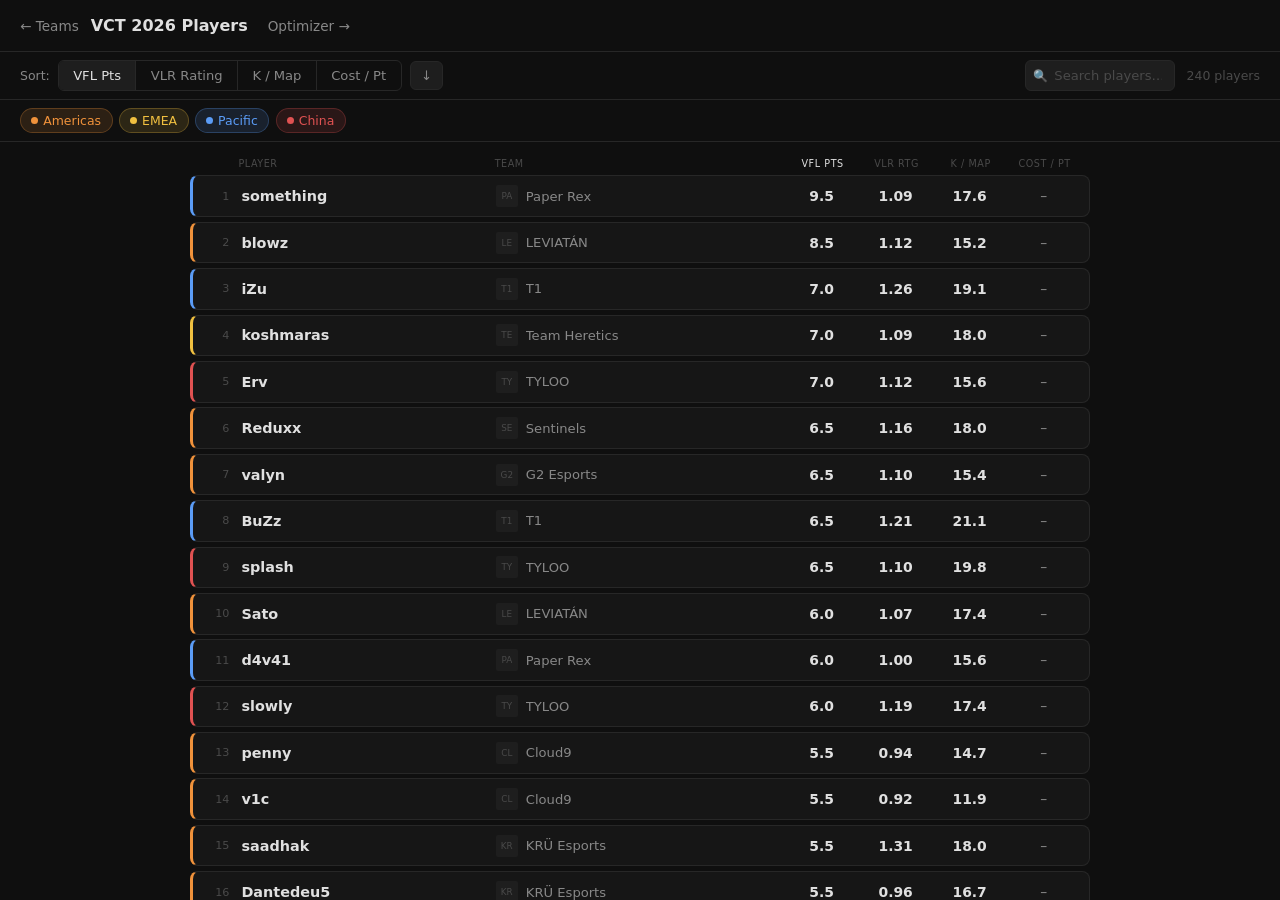
<file: players.html>
<!DOCTYPE html>
<html lang="en">
<head>
    <meta charset="UTF-8">
    <meta name="viewport" content="width=device-width, initial-scale=1.0">
    <title>Players — VCT 2026</title>
    <link rel="stylesheet" href="styles.css">
    <style>
        html, body {
            height: 100%;
            font-family: system-ui, -apple-system, sans-serif;
            background: var(--bg);
            color: var(--text);
        }

        body { display: flex; flex-direction: column; overflow: hidden; }

        .hidden { display: none !important; }

        /* ── Topbar ── */
        .topbar {
            display: flex;
            align-items: center;
            justify-content: space-between;
            padding: 0 1.25rem;
            height: 52px;
            border-bottom: 1px solid var(--border);
            flex-shrink: 0;
            gap: 1rem;
        }
        .topbar-left { display: flex; align-items: center; gap: 0.75rem; }
        .back-link {
            color: var(--muted);
            text-decoration: none;
            font-size: 0.85rem;
            transition: color 0.15s;
        }
        .back-link:hover { color: var(--text); }
        .topbar-title { font-weight: 600; font-size: 1rem; }

        /* ── Controls ── */
        .controls {
            display: flex;
            align-items: center;
            justify-content: space-between;
            padding: 0 1.25rem;
            height: 48px;
            border-bottom: 1px solid var(--border);
            flex-shrink: 0;
            gap: 0.75rem;
        }

        .sort-group {
            display: flex;
            border: 1px solid var(--border);
            border-radius: 6px;
            overflow: hidden;
        }
        .sbtn {
            background: none;
            border: none;
            padding: 0.45rem 0.9rem;
            font-size: 0.82rem;
            font-family: inherit;
            color: var(--muted);
            cursor: pointer;
            transition: all 0.15s;
        }
        .sbtn + .sbtn            { border-left: 1px solid var(--border); }
        .sbtn.active             { background: var(--surface2); color: var(--text); }
        .sbtn:hover:not(.active) { color: var(--text); }

        /* ── Region filter chips ── */
        .filters {
            display: flex;
            gap: 0.4rem;
            padding: 0.5rem 1.25rem;
            border-bottom: 1px solid var(--border);
            flex-shrink: 0;
            flex-wrap: wrap;
        }
        .chip {
            display: flex;
            align-items: center;
            gap: 0.3rem;
            padding: 0.25rem 0.65rem;
            border-radius: 20px;
            border: 1px solid transparent;
            font-size: 0.78rem;
            cursor: pointer;
            user-select: none;
            transition: opacity 0.15s;
        }
        .chip .cdot { width: 7px; height: 7px; border-radius: 50%; flex-shrink: 0; }
        .chip.off   { opacity: 0.3; }

        /* ── Main scroll area ── */
        .main {
            flex: 1;
            overflow-y: auto;
            padding: 1rem 1.25rem 2rem;
        }
        .main::-webkit-scrollbar       { width: 5px; }
        .main::-webkit-scrollbar-track { background: transparent; }
        .main::-webkit-scrollbar-thumb { background: #2a2a2a; border-radius: 3px; }

        /* ── Player list ── */
        .player-list {
            display: flex;
            flex-direction: column;
            gap: 0.3rem;
            max-width: 900px;
            margin: 0 auto;
        }

        /* ── Column header ── */
        .list-header {
            display: flex;
            align-items: center;
            gap: 0.75rem;
            padding: 0 0.9rem 0.4rem;
            max-width: 900px;
            margin: 0 auto;
        }
        .lh-rank  { width: 22px; flex-shrink: 0; }
        .lh-name  { flex: 1.2; min-width: 0; font-size: 0.6rem; color: var(--dim); text-transform: uppercase; letter-spacing: 0.06em; }
        .lh-team  { flex: 1.4; min-width: 0; font-size: 0.6rem; color: var(--dim); text-transform: uppercase; letter-spacing: 0.06em; }
        .lh-stats { display: flex; gap: 0.75rem; flex-shrink: 0; }
        .lh-stat  { width: 62px; text-align: center; font-size: 0.6rem; color: var(--dim); text-transform: uppercase; letter-spacing: 0.06em; }
        .lh-stat.sort-active { color: var(--text); }

        /* ── Player row ── */
        .player-row {
            display: flex;
            align-items: center;
            gap: 0.75rem;
            padding: 0.55rem 0.9rem;
            background: var(--surface);
            border: 1px solid var(--border);
            border-left: 3px solid var(--rc, var(--border));
            border-radius: 8px;
            transition: background 0.1s;
        }
        .player-row:hover { background: var(--surface2); }

        .player-rank {
            font-size: 0.7rem;
            color: var(--dim);
            width: 22px;
            text-align: right;
            flex-shrink: 0;
        }

        .player-name-col {
            flex: 1.2;
            min-width: 0;
        }
        .player-name {
            font-weight: 600;
            font-size: 0.9rem;
            white-space: nowrap;
            overflow: hidden;
            text-overflow: ellipsis;
        }

        .player-team-col {
            flex: 1.4;
            min-width: 0;
            display: flex;
            align-items: center;
            gap: 0.5rem;
        }
        .team-logo {
            width: 22px;
            height: 22px;
            object-fit: contain;
            flex-shrink: 0;
            border-radius: 2px;
        }
        .team-logo-ph {
            width: 22px;
            height: 22px;
            background: var(--surface2);
            border-radius: 2px;
            flex-shrink: 0;
            display: flex;
            align-items: center;
            justify-content: center;
            font-size: 0.55rem;
            color: var(--dim);
        }
        .team-name-text {
            font-size: 0.82rem;
            color: var(--muted);
            white-space: nowrap;
            overflow: hidden;
            text-overflow: ellipsis;
        }

        .player-stats {
            display: flex;
            gap: 0.75rem;
            flex-shrink: 0;
            align-items: center;
        }
        .stat-col {
            width: 62px;
            text-align: center;
        }
        .stat-val {
            font-size: 0.87rem;
            font-weight: 600;
        }
        .stat-val.sort-active { color: var(--text); }
        .stat-val.dim-val     { color: var(--muted); font-weight: 400; }

        /* ── Status ── */
        .status {
            text-align: center;
            padding: 4rem 1rem;
            color: var(--muted);
            font-size: 0.88rem;
            max-width: 900px;
            margin: 0 auto;
        }
        .spinner {
            display: inline-block;
            width: 18px; height: 18px;
            border: 2px solid var(--border);
            border-top-color: var(--muted);
            border-radius: 50%;
            animation: spin 0.75s linear infinite;
            vertical-align: middle;
            margin-right: 0.4rem;
        }
        @keyframes spin { to { transform: rotate(360deg); } }

        .source-note {
            text-align: center;
            font-size: 0.7rem;
            color: var(--dim);
            margin-top: 1.5rem;
        }

        /* ── Search ── */
        .search-wrap { position: relative; display: flex; align-items: center; }
        .search-icon { position: absolute; left: 0.55rem; color: var(--dim); font-size: 0.75rem; pointer-events: none; }
        .search-input {
            background: var(--surface2);
            border: 1px solid var(--border);
            border-radius: 6px;
            color: var(--text);
            font-size: 0.82rem;
            font-family: inherit;
            padding: 0.45rem 0.7rem 0.45rem 1.8rem;
            outline: none;
            width: 150px;
            transition: border-color 0.15s, width 0.2s;
        }
        .search-input::placeholder { color: var(--dim); }
        .search-input:focus { border-color: #444; width: 190px; }

        /* ── Sort direction button ── */
        .dir-btn {
            background: var(--surface2);
            border: 1px solid var(--border);
            border-radius: 6px;
            color: var(--muted);
            cursor: pointer;
            font-size: 0.82rem;
            font-family: inherit;
            padding: 0.45rem 0.65rem;
            line-height: 1;
            transition: background 0.15s, color 0.15s;
            flex-shrink: 0;
        }
        .dir-btn:hover { background: #252525; color: var(--text); }

        /* ── Responsive ── */
        @media (max-width: 600px) {
            .controls { height: auto; padding: 0.5rem 0.75rem; flex-wrap: wrap; }
            .player-rank { display: none; }
            .lh-rank     { display: none; }
            .player-team-col { display: none; }
            .lh-team         { display: none; }
            .stat-col  { width: 50px; }
            .lh-stat   { width: 50px; }
            .search-input { width: 110px; }
        }
    </style>
</head>
<body>

<!-- Top bar -->
<div class="topbar">
    <div class="topbar-left">
        <a class="back-link" href="valorant.html">← Teams</a>
        <span class="topbar-title">VCT 2026 Players</span>
        <a class="back-link" href="optimizer.html" style="margin-left:0.5rem">Optimizer →</a>
    </div>

</div>

<!-- Controls -->
<div class="controls">
    <div style="display:flex;align-items:center;gap:0.5rem">
        <span style="font-size:0.78rem;color:var(--muted)">Sort:</span>
        <div class="sort-group">
            <button class="sbtn active" id="sVfl"     onclick="setSort('vfl')">VFL Pts</button>
            <button class="sbtn"        id="sRating"  onclick="setSort('rating')">VLR Rating</button>
            <button class="sbtn"        id="sKpm"     onclick="setSort('kpm')">K / Map</button>
            <button class="sbtn"        id="sCostPt"  onclick="setSort('costPt')">Cost / Pt</button>
        </div>
        <button class="dir-btn" id="dirBtn" onclick="toggleDir()" title="Toggle sort direction">↓</button>
    </div>
    <div style="display:flex;align-items:center;gap:0.75rem">
        <div class="search-wrap">
            <span class="search-icon">🔍</span>
            <input type="text" id="searchInput" class="search-input" placeholder="Search players…"
                oninput="searchQuery=this.value;saveState();render()" autocomplete="off" spellcheck="false" />
        </div>
        <span id="playerCount" style="font-size:0.78rem;color:var(--dim)"></span>
    </div>
</div>

<!-- Region filter chips -->
<div class="filters" id="filters"></div>

<!-- Content -->
<div class="main">
    <div id="statusEl" class="status"><span class="spinner"></span> Loading players…</div>

    <div id="listHeader" class="list-header hidden">
        <div class="lh-rank"></div>
        <div class="lh-name">Player</div>
        <div class="lh-team">Team</div>
        <div class="lh-stats">
            <div class="lh-stat" id="hVfl"    title="VFL Pts/map: scored per map from actual match data. Includes kill pts, map win/loss, win margin, series bonuses, VLR rating rank &amp; threshold bonuses. Excludes multi-kill round bonuses (4K/5K/6K/7K — no per-round data available).">VFL Pts</div>
            <div class="lh-stat" id="hRating">VLR Rtg</div>
            <div class="lh-stat" id="hKpm">K / Map</div>
            <div class="lh-stat" id="hCostPt" title="Cost per VFL point (lower = better value). VFL price ÷ avg VFL pts/map from Kickoff + Santiago.">Cost / Pt</div>
        </div>
    </div>

    <div id="playerList" class="player-list hidden"></div>

    <div id="sourceNote" class="source-note hidden">
        Data scraped from <a href="https://vlr.gg" target="_blank" rel="noopener"
            style="color:var(--muted);text-decoration:none">vlr.gg</a>
        · <span id="dataMode"></span>
    </div>
</div>

<script>
const REGIONS = {
    americas: { label: 'Americas', color: 'var(--americas-c)', rawColor: '#f0923b', bg: 'var(--americas-bg)' },
    emea:     { label: 'EMEA',     color: 'var(--emea-c)',     rawColor: '#f0c040', bg: 'var(--emea-bg)'     },
    pacific:  { label: 'Pacific',  color: 'var(--pacific-c)',  rawColor: '#5b9cf6', bg: 'var(--pacific-bg)'  },
    china:    { label: 'China',    color: 'var(--china-c)',    rawColor: '#e05252', bg: 'var(--china-bg)'    },
};

let allPlayers  = [];
let activeReg   = new Set(Object.keys(REGIONS));
let sortMode    = 'vfl';
let sortDir     = 'desc'; // 'desc' | 'asc'
let searchQuery = '';
let rowMap      = new Map(); // player index → DOM row

// ── Session persistence ───────────────────────────────────────────────────────

function saveState() {
    sessionStorage.setItem('pl_sort',    sortMode);
    sessionStorage.setItem('pl_dir',     sortDir);
    sessionStorage.setItem('pl_regions', JSON.stringify([...activeReg]));
    sessionStorage.setItem('pl_search',  searchQuery);
}

function restoreState() {
    const sort = sessionStorage.getItem('pl_sort');
    if (sort && ['vfl','rating','kpm','costPt'].includes(sort)) sortMode = sort;

    const dir = sessionStorage.getItem('pl_dir');
    if (dir === 'asc' || dir === 'desc') sortDir = dir;

    const regs = sessionStorage.getItem('pl_regions');
    if (regs) {
        try {
            const arr = JSON.parse(regs);
            if (Array.isArray(arr) && arr.length > 0) activeReg = new Set(arr);
        } catch (_) {}
    }

    const q = sessionStorage.getItem('pl_search');
    if (q) {
        searchQuery = q;
        const input = document.getElementById('searchInput');
        if (input) input.value = q;
    }

    ['sVfl','sRating','sKpm','sCostPt'].forEach(id => {
        const mode = { sVfl:'vfl', sRating:'rating', sKpm:'kpm', sCostPt:'costPt' }[id];
        document.getElementById(id).classList.toggle('active', mode === sortMode);
    });
    document.getElementById('dirBtn').textContent = sortDir === 'asc' ? '↑' : '↓';
}

// ── VFL price fetch (with 5 s timeout) ───────────────────────────────────────

const VFL_EVENT_ID = 8;

async function fetchVflPrices() {
    const controller = new AbortController();
    const timer = setTimeout(() => controller.abort(), 5000);
    try {
        const r = await fetch(
            `https://api.valorantfantasyleague.net/api/Player/allplayers?eventId=${VFL_EVENT_ID}`,
            { cache: 'no-cache', signal: controller.signal }
        );
        clearTimeout(timer);
        if (!r.ok) return new Map();
        const players = await r.json();
        const map = new Map();
        for (const p of players) {
            const key = p.player?.name?.toLowerCase().replace(/[^a-z0-9]/g, '');
            if (key) map.set(key, p.price);
        }
        return map;
    } catch {
        clearTimeout(timer);
        return new Map();
    }
}

// ── Data loading ──────────────────────────────────────────────────────────────

async function loadData() {
    setStatus('<span class="spinner"></span> Loading players…');
    document.getElementById('playerList').classList.add('hidden');
    document.getElementById('listHeader').classList.add('hidden');
    document.getElementById('sourceNote').classList.add('hidden');
    allPlayers = [];
    rowMap.clear();

    // Fetch VCT data first; VFL prices load in parallel but failures are silent
    let data;
    try {
        const r = await fetch('./vct_data.json', { cache: 'no-cache' });
        if (!r.ok) throw new Error();
        data = await r.json();
    } catch (_) {
        setStatus(`<div style="color:#e05252">
            Could not load <code style="font-size:0.85em">vct_data.json</code>.<br>
            Run <code style="font-size:0.85em">python scraper/scrape_vct.py</code> to generate it, then refresh.
        </div>`);
        return;
    }

    if (!Array.isArray(data?.teams) || data.teams.length < 10) {
        setStatus('<div style="color:#e05252">Data file is empty or invalid.</div>');
        return;
    }

    // VFL prices are best-effort — don't block render if the API is slow/down
    const vflPrices = await fetchVflPrices();

    for (const team of data.teams) {
        if (!Array.isArray(team.players)) continue;
        for (const p of team.players) {
            const vflKey = p.name?.toLowerCase().replace(/[^a-z0-9]/g, '');
            const price  = vflPrices.get(vflKey) ?? null;
            const vflPts = p.vflPts ?? null;
            allPlayers.push({
                name:   p.name,
                rating: p.rating ?? null,
                kpm:    p.kpm    ?? null,
                vfl:    vflPts,
                costPt: price != null && vflPts > 0 ? price / vflPts : null,
                team:   team.name,
                region: team.region,
                logo:   team.logo || '',
            });
        }
    }

    let updatedStr = '';
    if (data.lastUpdated) {
        try {
            const d = new Date(data.lastUpdated);
            updatedStr = ` · updated ${d.toLocaleDateString('en-US', { month: 'short', day: 'numeric', year: 'numeric' })}`;
        } catch (_) {}
    }
    document.getElementById('dataMode').innerHTML = `player stats${updatedStr}`;
    document.getElementById('sourceNote').classList.remove('hidden');

    buildFilters();
    buildAllRows();
    render();
    clearStatus();
}

// ── Filters ───────────────────────────────────────────────────────────────────

function buildFilters() {
    const cont = document.getElementById('filters');
    cont.innerHTML = '';
    Object.entries(REGIONS).forEach(([k, r]) => {
        const on   = activeReg.has(k);
        const chip = document.createElement('div');
        chip.className = `chip${on ? '' : ' off'}`;
        chip.style.cssText = on
            ? `background:${r.bg};border-color:${r.rawColor}44;color:${r.rawColor}`
            : `background:transparent;border-color:var(--border);color:var(--muted)`;
        const dot = document.createElement('span');
        dot.className = 'cdot';
        dot.style.background = r.rawColor;
        chip.appendChild(dot);
        chip.appendChild(document.createTextNode(r.label));
        chip.addEventListener('click', () => {
            if (activeReg.has(k) && activeReg.size > 1) activeReg.delete(k);
            else activeReg.add(k);
            buildFilters();
            saveState();
            render();
        });
        cont.appendChild(chip);
    });
}

// ── Sort ──────────────────────────────────────────────────────────────────────

function setSort(mode) {
    sortMode = mode;
    document.getElementById('sVfl').classList.toggle('active',    mode === 'vfl');
    document.getElementById('sRating').classList.toggle('active', mode === 'rating');
    document.getElementById('sKpm').classList.toggle('active',    mode === 'kpm');
    document.getElementById('sCostPt').classList.toggle('active', mode === 'costPt');
    saveState();
    render();
}

function toggleDir() {
    sortDir = sortDir === 'desc' ? 'asc' : 'desc';
    document.getElementById('dirBtn').textContent = sortDir === 'asc' ? '↑' : '↓';
    saveState();
    render();
}

function sortedPlayers() {
    const visible = allPlayers.filter(p => activeReg.has(p.region));
    const key = sortMode === 'rating' ? 'rating'
              : sortMode === 'kpm'    ? 'kpm'
              : sortMode === 'costPt' ? 'costPt'
              : 'vfl';
    // Default natural direction: costPt asc (lower = better), all others desc
    const naturalAsc = sortMode === 'costPt';
    const ascending  = naturalAsc ? sortDir === 'desc' : sortDir === 'asc';
    return [...visible].sort((a, b) =>
        ascending
            ? (a[key] ?? Infinity)  - (b[key] ?? Infinity)
            : (b[key] ?? -Infinity) - (a[key] ?? -Infinity)
    );
}

// ── Build rows once ───────────────────────────────────────────────────────────

function buildAllRows() {
    const list = document.getElementById('playerList');
    list.innerHTML = '';
    rowMap.clear();

    allPlayers.forEach((p, idx) => {
        const r = REGIONS[p.region];

        const row = document.createElement('div');
        row.className = 'player-row';
        row.style.setProperty('--rc', r.rawColor);
        row.dataset.idx = idx;

        const rank = document.createElement('span');
        rank.className = 'player-rank';

        const nameCol = document.createElement('div');
        nameCol.className = 'player-name-col';
        const nameEl = document.createElement('div');
        nameEl.className = 'player-name';
        nameEl.textContent = p.name;
        nameCol.appendChild(nameEl);

        const teamCol = document.createElement('div');
        teamCol.className = 'player-team-col';
        let logoEl;
        if (p.logo) {
            logoEl = document.createElement('img');
            logoEl.className = 'team-logo';
            logoEl.src = p.logo;
            logoEl.alt = p.team;
            logoEl.loading = 'lazy';
            logoEl.onerror = function () {
                const ph = document.createElement('div');
                ph.className = 'team-logo-ph';
                ph.textContent = p.team.slice(0, 2).toUpperCase();
                this.replaceWith(ph);
            };
        } else {
            logoEl = document.createElement('div');
            logoEl.className = 'team-logo-ph';
            logoEl.textContent = p.team.slice(0, 2).toUpperCase();
        }
        const teamName = document.createElement('span');
        teamName.className = 'team-name-text';
        teamName.textContent = p.team;
        teamCol.append(logoEl, teamName);

        const stats = document.createElement('div');
        stats.className = 'player-stats';
        stats.appendChild(makeStatVal(p.vfl,    'vfl',    1));
        stats.appendChild(makeStatVal(p.rating, 'rating', 2));
        stats.appendChild(makeStatVal(p.kpm,    'kpm',    1));
        stats.appendChild(makeStatVal(p.costPt, 'costPt', 2));

        row.append(rank, nameCol, teamCol, stats);
        list.appendChild(row);
        rowMap.set(idx, row);
    });
}

// ── Render — update order + visibility only ───────────────────────────────────

function render() {
    const list   = document.getElementById('playerList');
    const header = document.getElementById('listHeader');

    if (rowMap.size === 0) return;

    const query  = searchQuery.trim().toLowerCase();
    const sorted = sortedPlayers();
    const sortedIdxs = new Set(sorted.map((_, i) => allPlayers.indexOf(sorted[i])));

    // Assign order
    sorted.forEach((p, i) => {
        const idx = allPlayers.indexOf(p);
        const row = rowMap.get(idx);
        if (row) row.style.order = i;
    });

    // Visibility
    allPlayers.forEach((p, idx) => {
        const row = rowMap.get(idx);
        if (!row) return;
        const inRegion   = activeReg.has(p.region);
        const passSearch = !query ||
            p.name.toLowerCase().includes(query) ||
            p.team.toLowerCase().includes(query);
        row.classList.toggle('hidden', !inRegion || !passSearch);
    });

    // Update sort-active highlight on stat cells
    document.getElementById('hVfl').classList.toggle('sort-active',    sortMode === 'vfl');
    document.getElementById('hRating').classList.toggle('sort-active', sortMode === 'rating');
    document.getElementById('hKpm').classList.toggle('sort-active',    sortMode === 'kpm');
    document.getElementById('hCostPt').classList.toggle('sort-active', sortMode === 'costPt');

    // Update stat cell highlights and rank numbers
    let rank = 1;
    sorted.forEach(p => {
        const idx = allPlayers.indexOf(p);
        const row = rowMap.get(idx);
        if (!row) return;

        // Rank
        const rankEl = row.querySelector('.player-rank');
        if (rankEl) {
            if (row.classList.contains('hidden')) {
                rankEl.textContent = '';
            } else {
                rankEl.textContent = `${rank}`;
                rank++;
            }
        }

        // Stat cell active highlight
        const statCells = row.querySelectorAll('.stat-val');
        const modes = ['vfl','rating','kpm','costPt'];
        statCells.forEach((cell, i) => {
            cell.classList.toggle('sort-active', modes[i] === sortMode);
        });
    });

    const visibleCount = [...rowMap.values()].filter(r => !r.classList.contains('hidden')).length;
    document.getElementById('playerCount').textContent =
        `${visibleCount} player${visibleCount !== 1 ? 's' : ''}`;

    const noRes = list.querySelector('.no-results');
    if (visibleCount === 0 && allPlayers.length > 0) {
        header.classList.add('hidden');
        if (!noRes) {
            const msg = document.createElement('div');
            msg.className = 'no-results';
            msg.style.cssText = 'text-align:center;padding:3rem;color:var(--muted)';
            msg.textContent = 'No players match your search.';
            list.appendChild(msg);
        }
    } else {
        header.classList.remove('hidden');
        if (noRes) noRes.remove();
    }

    list.classList.remove('hidden');
}

function makeStatVal(value, mode, decimals) {
    const col = document.createElement('div');
    col.className = 'stat-col';
    const val = document.createElement('div');
    if (value != null) {
        val.className = `stat-val${mode === sortMode ? ' sort-active' : ''}`;
        val.textContent = decimals === 0 ? Math.round(value) : value.toFixed(decimals);
    } else {
        val.className = 'stat-val dim-val';
        val.textContent = '–';
    }
    col.appendChild(val);
    return col;
}

// ── Status helpers ────────────────────────────────────────────────────────────

function setStatus(html) {
    const el = document.getElementById('statusEl');
    el.innerHTML = html;
    el.classList.remove('hidden');
}

function clearStatus() {
    document.getElementById('statusEl').classList.add('hidden');
}

// ── Init ──────────────────────────────────────────────────────────────────────

restoreState();
buildFilters();
loadData();
</script>
</body>
</html>
</file>
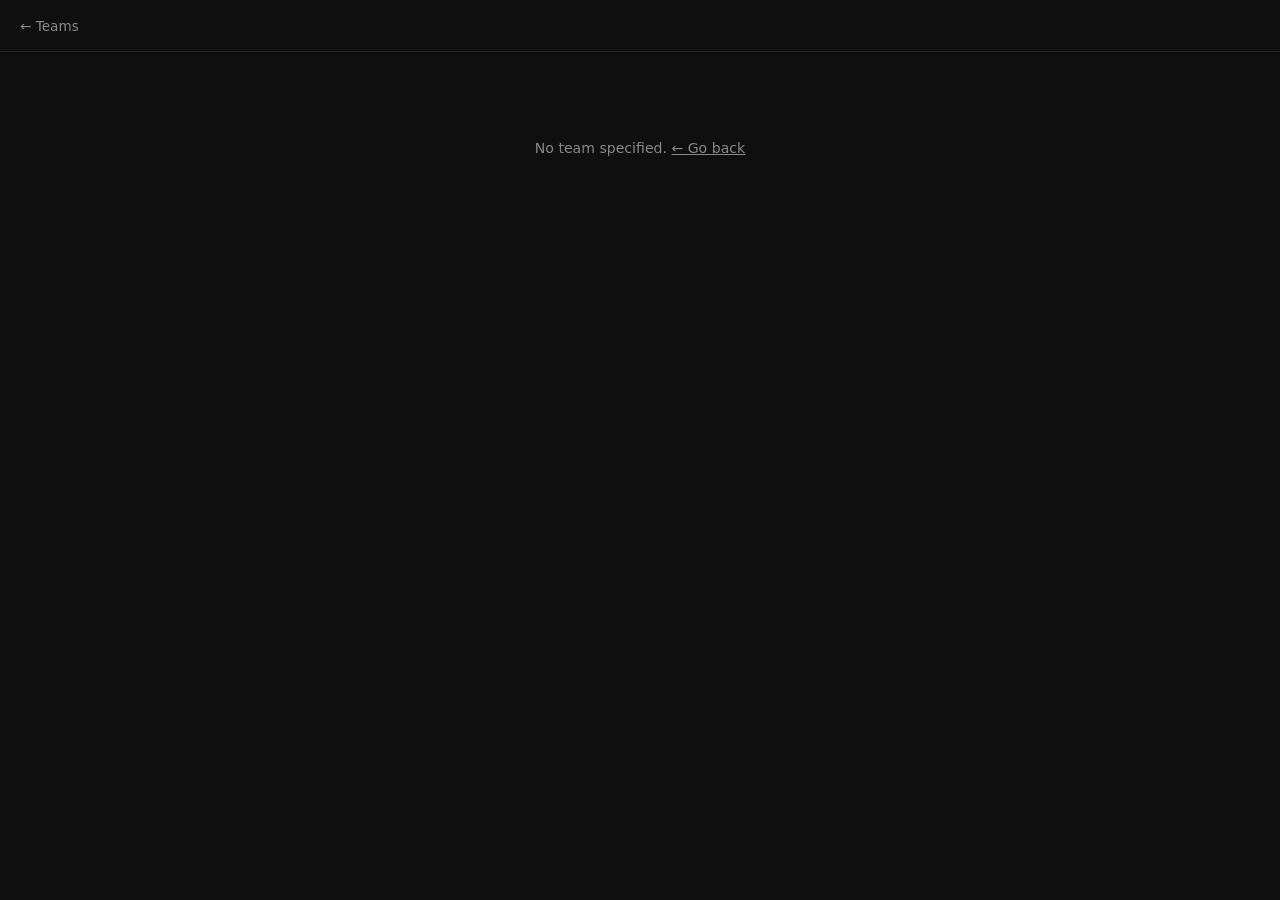
<file: team.html>
<!DOCTYPE html>
<html lang="en">
<head>
    <meta charset="UTF-8">
    <meta name="viewport" content="width=device-width, initial-scale=1.0">
    <title>Team — VCT 2026</title>
    <link rel="stylesheet" href="styles.css">
    <style>
        :root {
            --win:  #52c77a;
            --loss: #e05252;
        }

        html, body {
            height: 100%;
            font-family: system-ui, -apple-system, sans-serif;
            background: var(--bg);
            color: var(--text);
        }

        body { display: flex; flex-direction: column; overflow: hidden; }

        /* ── Topbar ── */
        .topbar {
            display: flex;
            align-items: center;
            gap: 0.75rem;
            padding: 0 1.25rem;
            height: 52px;
            border-bottom: 1px solid var(--border);
            flex-shrink: 0;
        }
        .back-link {
            color: var(--muted);
            text-decoration: none;
            font-size: 0.85rem;
            transition: color 0.15s;
            flex-shrink: 0;
        }
        .back-link:hover { color: var(--text); }
        .topbar-title {
            font-weight: 600;
            font-size: 1rem;
            white-space: nowrap;
            overflow: hidden;
            text-overflow: ellipsis;
        }

        /* ── Main scroll ── */
        .main {
            flex: 1;
            overflow-y: auto;
            padding: 1.5rem 1.25rem 3rem;
        }
        .main::-webkit-scrollbar       { width: 5px; }
        .main::-webkit-scrollbar-track { background: transparent; }
        .main::-webkit-scrollbar-thumb { background: #2a2a2a; border-radius: 3px; }

        .content {
            max-width: 960px;
            margin: 0 auto;
        }

        /* ── Team hero ── */
        .team-hero {
            display: flex;
            align-items: center;
            gap: 1.25rem;
            padding: 1.25rem;
            background: var(--surface);
            border: 1px solid var(--border);
            border-left: 4px solid var(--rc, var(--border));
            border-radius: 10px;
            margin-bottom: 1.5rem;
        }
        .hero-logo {
            width: 72px;
            height: 72px;
            object-fit: contain;
            flex-shrink: 0;
            border-radius: 4px;
        }
        .hero-logo-ph {
            width: 72px;
            height: 72px;
            background: var(--surface2);
            border-radius: 4px;
            flex-shrink: 0;
            display: flex;
            align-items: center;
            justify-content: center;
            font-size: 1.25rem;
            font-weight: 700;
            color: var(--dim);
        }
        .hero-info { flex: 1; min-width: 0; }
        .hero-name {
            font-size: 1.4rem;
            font-weight: 700;
            margin-bottom: 0.3rem;
            white-space: nowrap;
            overflow: hidden;
            text-overflow: ellipsis;
        }
        .region-badge {
            display: inline-block;
            font-size: 0.65rem;
            padding: 2px 8px;
            border-radius: 10px;
            font-weight: 500;
            letter-spacing: 0.04em;
            margin-bottom: 0.6rem;
        }
        .hero-record {
            display: flex;
            gap: 1.5rem;
        }
        .record-item { text-align: center; }
        .record-label {
            font-size: 0.6rem;
            color: var(--dim);
            text-transform: uppercase;
            letter-spacing: 0.07em;
            margin-bottom: 3px;
        }
        .record-val {
            font-size: 0.9rem;
            font-weight: 600;
            display: flex;
            align-items: center;
            gap: 3px;
        }
        .record-val .w   { color: var(--win); }
        .record-val .l   { color: var(--loss); }
        .record-val .sep { color: var(--dim); }

        /* ── Two-column page grid ── */
        .page-grid {
            display: grid;
            grid-template-columns: 1fr 272px;
            gap: 1.25rem;
            align-items: start;
        }
        @media (max-width: 760px) {
            .page-grid { grid-template-columns: 1fr; }
        }

        /* ── Section title ── */
        .section-title {
            font-size: 0.7rem;
            font-weight: 600;
            text-transform: uppercase;
            letter-spacing: 0.1em;
            color: var(--muted);
            margin-bottom: 0.65rem;
        }

        /* ── Match list ── */
        .match-list {
            display: flex;
            flex-direction: column;
            gap: 0.45rem;
        }

        .older-matches {
            display: flex;
            flex-direction: column;
            gap: 0.45rem;
        }

        .older-matches-list {
            flex-direction: column;
            gap: 0.45rem;
        }

        .older-matches-toggle {
            background: none;
            border: 1px solid var(--border);
            border-radius: 6px;
            color: var(--muted);
            cursor: pointer;
            font-size: 0.78rem;
            padding: 0.4rem 0.8rem;
            text-align: left;
            transition: color 0.15s, border-color 0.15s;
        }

        .older-matches-toggle:hover {
            border-color: var(--accent);
            color: var(--accent);
        }

        /* ── Match card ── */
        .match-card {
            background: var(--surface);
            border: 1px solid var(--border);
            border-left: 3px solid var(--mc, var(--border));
            border-radius: 8px;
            overflow: hidden;
        }

        .match-header {
            display: flex;
            align-items: center;
            gap: 0.6rem;
            padding: 0.6rem 0.9rem;
        }

        .result-badge {
            width: 20px;
            height: 20px;
            border-radius: 4px;
            display: flex;
            align-items: center;
            justify-content: center;
            font-size: 0.68rem;
            font-weight: 700;
            flex-shrink: 0;
        }
        .result-badge.win  { background: rgba(82,199,122,0.15); color: var(--win); }
        .result-badge.loss { background: rgba(224,82,82,0.15);  color: var(--loss); }

        .match-score {
            font-size: 0.88rem;
            font-weight: 700;
            flex-shrink: 0;
            font-variant-numeric: tabular-nums;
            min-width: 2.8rem;
            text-align: center;
        }
        .match-score .w   { color: var(--win); }
        .match-score .l   { color: var(--loss); }
        .match-score .sep { color: var(--dim); }

        .vs-text {
            font-size: 0.68rem;
            color: var(--dim);
            flex-shrink: 0;
        }

        .match-opponent {
            font-size: 0.88rem;
            font-weight: 600;
            white-space: nowrap;
            overflow: hidden;
            text-overflow: ellipsis;
        }

        .opp-rating {
            font-size: 0.72rem;
            color: var(--dim);
            white-space: nowrap;
            flex-shrink: 0;
        }

        .match-event-label {
            font-size: 0.65rem;
            color: var(--muted);
            flex-shrink: 0;
            text-align: right;
        }

        /* ── Map rows ── */
        .match-maps {
            border-top: 1px solid var(--border);
            padding: 0.35rem 0.9rem 0.4rem 2.9rem;
        }
        .map-row {
            display: flex;
            align-items: center;
            justify-content: space-between;
            padding: 0.17rem 0;
            font-size: 0.78rem;
        }
        .map-name {
            color: var(--muted);
            flex: 1;
            min-width: 0;
            white-space: nowrap;
            overflow: hidden;
            text-overflow: ellipsis;
            margin-right: 1rem;
        }
        .map-score {
            font-variant-numeric: tabular-nums;
            font-weight: 500;
            flex-shrink: 0;
        }
        .map-score.win  { color: var(--win); }
        .map-score.loss { color: var(--loss); }

        /* ── Player cards ── */
        .players-section {
            margin-top: 1.1rem;
        }
        .players-grid {
            display: grid;
            grid-template-columns: repeat(5, 1fr);
            gap: 0.45rem;
        }
        @media (max-width: 760px) {
            .players-grid { grid-template-columns: repeat(3, 1fr); }
        }
        .player-card {
            background: var(--surface);
            border: 1px solid var(--border);
            border-radius: 8px;
            padding: 0.65rem 0.6rem;
            display: flex;
            flex-direction: column;
            gap: 0.45rem;
        }
        .player-name {
            font-size: 0.8rem;
            font-weight: 700;
            white-space: nowrap;
            overflow: hidden;
            text-overflow: ellipsis;
        }
        .player-stats {
            display: flex;
            flex-direction: column;
            gap: 0.22rem;
        }
        .player-stat {
            display: flex;
            justify-content: space-between;
            align-items: baseline;
            gap: 0.3rem;
        }
        .player-stat-label {
            font-size: 0.58rem;
            color: var(--dim);
            text-transform: uppercase;
            letter-spacing: 0.05em;
            flex-shrink: 0;
        }
        .player-stat-val {
            font-size: 0.8rem;
            font-weight: 600;
            font-variant-numeric: tabular-nums;
        }

        /* ── Map stats panel (right column) ── */
        .map-panel {
            background: var(--surface);
            border: 1px solid var(--border);
            border-radius: 8px;
            padding: 0.75rem 0.85rem 0.85rem;
        }

        .map-stat-list {
            display: flex;
            flex-direction: column;
            gap: 0.1rem;
        }

        .map-stat-row {
            display: flex;
            align-items: center;
            gap: 0.45rem;
            padding: 0.22rem 0;
        }

        .map-stat-name {
            width: 60px;
            flex-shrink: 0;
            font-size: 0.72rem;
            color: var(--muted);
            white-space: nowrap;
            overflow: hidden;
            text-overflow: ellipsis;
        }

        .map-stat-bar-wrap {
            flex: 1;
            height: 7px;
            border-radius: 3px;
            overflow: hidden;
            background: var(--surface2);
            display: flex;
        }

        .bar-seg {
            height: 100%;
        }
        .bar-firstban  { background: #e05252; }
        .bar-firstpick { background: #52c77a; }
        .bar-secondban { background: #f0923b; }
        .bar-other     { background: #555; }
        .bar-played    { background: #52c77a; }

        .map-stat-count {
            width: 20px;
            flex-shrink: 0;
            text-align: right;
            font-size: 0.62rem;
            color: var(--dim);
            font-variant-numeric: tabular-nums;
        }

        /* ── Legend ── */
        .map-legend {
            display: flex;
            flex-wrap: wrap;
            gap: 0.35rem 0.75rem;
            margin-top: 0.75rem;
            padding-top: 0.65rem;
            border-top: 1px solid var(--border);
        }
        .legend-item {
            display: flex;
            align-items: center;
            gap: 0.3rem;
            font-size: 0.62rem;
            color: var(--muted);
        }
        .legend-dot {
            width: 8px;
            height: 8px;
            border-radius: 2px;
            flex-shrink: 0;
        }

        .map-note {
            font-size: 0.62rem;
            color: var(--dim);
            margin-top: 0.6rem;
            line-height: 1.5;
        }

        /* ── Rating chart ── */
        .rating-chart-wrap {
            position: relative;
            background: var(--surface);
            border: 1px solid var(--border);
            border-radius: 8px;
            padding: 0.75rem 0.85rem 0.65rem;
            margin-bottom: 0.75rem;
        }
        .rating-chart-wrap canvas {
            display: block;
            width: 100%;
        }
        .rating-chart-tooltip {
            position: absolute;
            background: var(--surface2);
            border: 1px solid var(--border);
            border-radius: 6px;
            padding: 0.35rem 0.55rem;
            font-size: 0.68rem;
            color: var(--text);
            pointer-events: none;
            white-space: nowrap;
            box-shadow: 0 2px 8px rgba(0,0,0,0.4);
            z-index: 10;
            line-height: 1.55;
        }
        .rating-chart-tooltip .tt-rating {
            font-size: 0.82rem;
            font-weight: 700;
        }
        .rating-chart-tooltip .tt-sub {
            color: var(--muted);
        }

        /* ── Status ── */
        .status {
            text-align: center;
            padding: 4rem 1rem;
            color: var(--muted);
            font-size: 0.88rem;
        }
        .spinner {
            display: inline-block;
            width: 18px; height: 18px;
            border: 2px solid var(--border);
            border-top-color: var(--muted);
            border-radius: 50%;
            animation: spin 0.75s linear infinite;
            vertical-align: middle;
            margin-right: 0.4rem;
        }
        @keyframes spin { to { transform: rotate(360deg); } }

        .no-history {
            padding: 1.5rem;
            text-align: center;
            color: var(--muted);
            font-size: 0.82rem;
            background: var(--surface);
            border: 1px solid var(--border);
            border-radius: 8px;
            line-height: 1.6;
        }
        .no-history code {
            background: var(--surface2);
            padding: 1px 5px;
            border-radius: 3px;
            font-size: 0.82em;
        }

        @media (max-width: 540px) {
            .match-event-label { display: none; }
            .match-maps { padding-left: 0.9rem; }
            .hero-name  { font-size: 1.15rem; }
        }
    </style>
</head>
<body>

<div class="topbar">
    <a class="back-link" href="valorant.html">← Teams</a>
    <span class="topbar-title" id="pageTitle"></span>
</div>

<div class="main">
    <div id="statusEl" class="status"><span class="spinner"></span> Loading…</div>
    <div id="content" class="content" style="display:none"></div>
</div>

<script>
const REGIONS = {
    americas: { label: 'Americas', rawColor: '#f0923b', bg: 'rgba(240,146,59,0.13)'  },
    emea:     { label: 'EMEA',     rawColor: '#f0c040', bg: 'rgba(240,192,64,0.13)'  },
    pacific:  { label: 'Pacific',  rawColor: '#5b9cf6', bg: 'rgba(91,156,246,0.13)'  },
    china:    { label: 'China',    rawColor: '#e05252', bg: 'rgba(224,82,82,0.13)'   },
};

function setStatus(html) {
    const el = document.getElementById('statusEl');
    el.innerHTML = html;
    el.style.display = '';
    document.getElementById('content').style.display = 'none';
}

function clearStatus() {
    document.getElementById('statusEl').style.display = 'none';
    document.getElementById('content').style.display = '';
}

// ── VFL price / points data ────────────────────────────────────────────────────
const VFL_EVENT_ID = 8;   // VCT 2026 season event ID on valorantfantasyleague.net

async function fetchVflData() {
    try {
        const r = await fetch(
            `https://api.valorantfantasyleague.net/api/Player/allplayers?eventId=${VFL_EVENT_ID}`,
            { cache: 'no-cache' }
        );
        if (!r.ok) return new Map();
        const players = await r.json();
        const map = new Map();
        for (const p of players) {
            // Normalise name: lowercase, strip non-alphanumeric for fuzzy matching
            const key = p.player?.name?.toLowerCase().replace(/[^a-z0-9]/g, '');
            if (key) map.set(key, {
                price: p.price,
                pts:   p.totalEventPoints?.totalPoints  ?? 0,
                gw:    p.currentGameweekPoints?.totalPoints ?? 0,
            });
        }
        return map;
    } catch {
        return new Map();
    }
}

async function init() {
    const teamName = new URLSearchParams(location.search).get('team');
    if (!teamName) {
        setStatus('No team specified. <a href="valorant.html" style="color:var(--muted)">← Go back</a>');
        return;
    }

    let data, vflMap;
    try {
        const r = await fetch('./vct_data.json', { cache: 'no-cache' });
        if (!r.ok) throw new Error('fetch failed');
        [data, vflMap] = await Promise.all([r.json(), fetchVflData()]);
    } catch (e) {
        setStatus('Could not load data. <a href="valorant.html" style="color:var(--muted)">← Go back</a>');
        return;
    }

    const team = (data.teams || []).find(
        t => t.name.toLowerCase() === teamName.toLowerCase()
    );
    if (!team) {
        setStatus(`Team "${teamName}" not found. <a href="valorant.html" style="color:var(--muted)">← Go back</a>`);
        return;
    }

    renderTeam(team, data.teams || [], vflMap);
}

// ── Map statistics ─────────────────────────────────────────────────────────────

const MAP_LABEL_SUFFIXES = ['PICK', 'BAN', 'DECIDER'];

function cleanMapName(name) {
    if (!name) return name;
    const upper = name.toUpperCase();
    for (const suf of MAP_LABEL_SUFFIXES) {
        if (upper.endsWith(suf)) return name.slice(0, -suf.length).trim();
    }
    return name;
}

function computeMapStats(team) {
    // stats[mapName] = {firstBan, firstPick, secondBan, other, played, wins}
    const stats = {};
    let hasVeto = false;

    for (const match of team.matches || []) {

        // Played maps
        for (const mapData of match.maps || []) {
            const m = cleanMapName(mapData.map);
            if (!stats[m]) stats[m] = { firstBan:0, firstPick:0, secondBan:0, other:0, played:0, wins:0 };
            stats[m].played++;
            if ((mapData.score || [])[0] > (mapData.score || [])[1]) stats[m].wins++;
        }

        // Veto sequence — each step categorised from this team's perspective
        if (match.veto && match.veto.length > 0) {
            hasVeto = true;
            let ourBans = 0, ourPicks = 0;

            for (const step of (match.veto || [])) {
                const m = cleanMapName(step.map);
                if (!m) continue;
                if (!stats[m]) stats[m] = { firstBan:0, firstPick:0, secondBan:0, other:0, played:0, wins:0 };

                const byUs = step.team &&
                    step.team.toLowerCase() === team.name.toLowerCase();

                if (byUs) {
                    if (step.action === 'ban') {
                        ourBans++;
                        if (ourBans === 1) stats[m].firstBan++;
                        else               stats[m].secondBan++;
                    } else if (step.action === 'pick') {
                        ourPicks++;
                        stats[m].firstPick++;
                    } else {
                        stats[m].other++; // decider
                    }
                } else {
                    stats[m].other++;
                }
            }
        }
    }

    // When veto data exists, maps that were played but never appeared in any
    // veto entry (e.g. scraper missed them) would otherwise get total=0 and
    // be hidden. Treat their played count as "other" so they still show.
    if (hasVeto) {
        for (const s of Object.values(stats)) {
            if (s.firstBan + s.firstPick + s.secondBan + s.other === 0 && s.played > 0) {
                s.other += s.played;
            }
        }
    }

    return { stats, hasVeto };
}

function renderMapStats(team, panel) {
    const { stats, hasVeto } = computeMapStats(team);

    const title = document.createElement('div');
    title.className = 'section-title';
    title.textContent = 'Map Statistics';
    panel.appendChild(title);

    const inner = document.createElement('div');
    inner.className = 'map-panel';
    panel.appendChild(inner);

    // Sort maps by total veto appearances (or played count) descending
    const mapEntries = Object.entries(stats).sort(([na, a], [nb, b]) => {
        const ta = hasVeto ? (a.firstBan + a.firstPick + a.secondBan + a.other) : a.played;
        const tb = hasVeto ? (b.firstBan + b.firstPick + b.secondBan + b.other) : b.played;
        return tb - ta || na.localeCompare(nb);
    });

    if (mapEntries.length === 0) {
        const msg = document.createElement('div');
        msg.style.cssText = 'font-size:0.8rem;color:var(--muted);padding:0.5rem 0;';
        msg.textContent = 'No data yet.';
        inner.appendChild(msg);
        return;
    }

    const list = document.createElement('div');
    list.className = 'map-stat-list';

    for (const [mapName, s] of mapEntries) {
        const total = hasVeto
            ? (s.firstBan + s.firstPick + s.secondBan + s.other)
            : s.played;
        if (total === 0) continue;

        const row = document.createElement('div');
        row.className = 'map-stat-row';

        const nameEl = document.createElement('span');
        nameEl.className = 'map-stat-name';
        nameEl.textContent = mapName;
        nameEl.title = mapName;

        const barWrap = document.createElement('div');
        barWrap.className = 'map-stat-bar-wrap';

        if (hasVeto) {
            const segs = [
                { cls: 'bar-firstban',  count: s.firstBan,  tip: '1st Ban'  },
                { cls: 'bar-firstpick', count: s.firstPick, tip: '1st Pick' },
                { cls: 'bar-secondban', count: s.secondBan, tip: '2nd Ban'  },
                { cls: 'bar-other',     count: s.other,     tip: 'Other'    },
            ];
            for (const seg of segs) {
                if (!seg.count) continue;
                const el = document.createElement('div');
                el.className = `bar-seg ${seg.cls}`;
                el.style.width = `${(seg.count / total * 100).toFixed(1)}%`;
                el.title = `${seg.tip}: ${seg.count}`;
                barWrap.appendChild(el);
            }
        } else {
            // Fallback: green = wins, background fill shows win rate
            if (s.played > 0) {
                const win = document.createElement('div');
                win.className = 'bar-seg bar-played';
                win.style.width = `${(s.wins / s.played * 100).toFixed(1)}%`;
                win.title = `Won ${s.wins} of ${s.played}`;
                barWrap.appendChild(win);
            }
        }

        const countEl = document.createElement('span');
        countEl.className = 'map-stat-count';
        countEl.textContent = total;
        countEl.title = hasVeto ? `${total} match${total !== 1 ? 'es' : ''}` : `${s.wins}W–${s.played - s.wins}L`;

        row.append(nameEl, barWrap, countEl);
        list.appendChild(row);
    }

    inner.appendChild(list);

    // Legend
    const legend = document.createElement('div');
    legend.className = 'map-legend';

    const legendDefs = hasVeto
        ? [
            { cls: 'bar-firstban',  label: '1st Ban'  },
            { cls: 'bar-firstpick', label: '1st Pick' },
            { cls: 'bar-secondban', label: '2nd Ban'  },
            { cls: 'bar-other',     label: 'Other'    },
          ]
        : [{ cls: 'bar-played', label: 'Win rate' }];

    for (const { cls, label } of legendDefs) {
        const item = document.createElement('div');
        item.className = 'legend-item';
        const dot = document.createElement('span');
        dot.className = `legend-dot ${cls}`;
        item.append(dot, document.createTextNode(label));
        legend.appendChild(item);
    }
    inner.appendChild(legend);

    if (!hasVeto) {
        const note = document.createElement('div');
        note.className = 'map-note';
        note.textContent = 'Veto data unavailable — re-run scraper to show pick/ban breakdown.';
        inner.appendChild(note);
    }
}

// ── Rating chart ──────────────────────────────────────────────────────────────

function renderRatingChart(team, panel) {
    const history = team.ratingHistory || [];
    // Need at least 2 points to draw a line
    if (history.length < 2) return;

    const r = REGIONS[team.region] || { rawColor: '#888' };
    const lineColor = r.rawColor;

    // Outer wrapper
    const wrap = document.createElement('div');
    wrap.className = 'rating-chart-wrap';

    const titleEl = document.createElement('div');
    titleEl.className = 'section-title';
    titleEl.style.marginBottom = '0.55rem';
    titleEl.textContent = 'Rating Progression';
    wrap.appendChild(titleEl);

    const canvas = document.createElement('canvas');
    wrap.appendChild(canvas);

    // Tooltip element
    const tooltip = document.createElement('div');
    tooltip.className = 'rating-chart-tooltip';
    tooltip.style.display = 'none';
    wrap.appendChild(tooltip);

    panel.appendChild(wrap);

    // We draw after the element is in the DOM so clientWidth is available
    requestAnimationFrame(() => drawChart(canvas, tooltip, history, lineColor));
}

function drawChart(canvas, tooltip, history, lineColor) {
    const dpr   = window.devicePixelRatio || 1;
    const W_CSS = canvas.parentElement.clientWidth
                  - parseFloat(getComputedStyle(canvas.parentElement).paddingLeft)
                  - parseFloat(getComputedStyle(canvas.parentElement).paddingRight);
    const H_CSS = 120;

    canvas.style.width  = W_CSS + 'px';
    canvas.style.height = H_CSS + 'px';
    canvas.width  = Math.round(W_CSS * dpr);
    canvas.height = Math.round(H_CSS * dpr);

    const ctx = canvas.getContext('2d');
    ctx.scale(dpr, dpr);

    // Layout margins
    const PAD_LEFT = 38, PAD_RIGHT = 8, PAD_TOP = 8, PAD_BOTTOM = 18;
    const cW = W_CSS - PAD_LEFT - PAD_RIGHT;
    const cH = H_CSS - PAD_TOP  - PAD_BOTTOM;

    // Y scale: snap to 50-unit grid, extend 5% beyond data range
    const ratings = history.map(p => p.rating);
    const rawMin  = Math.min(...ratings);
    const rawMax  = Math.max(...ratings);
    const pad     = Math.max((rawMax - rawMin) * 0.08, 40);
    const yMin    = Math.floor((rawMin - pad) / 50) * 50;
    const yMax    = Math.ceil ((rawMax + pad) / 50) * 50;
    const yRange  = yMax - yMin;

    // Helper: data-space → canvas-space
    const xOf = i => PAD_LEFT + (i / (history.length - 1)) * cW;
    const yOf = v => PAD_TOP  + (1 - (v - yMin) / yRange) * cH;

    // ── Grid lines + Y labels ──
    ctx.font = `${9 * (dpr > 1 ? 1 : 1)}px system-ui, sans-serif`;
    ctx.textAlign = 'right';
    ctx.textBaseline = 'middle';

    const step = yRange <= 300 ? 50 : yRange <= 600 ? 100 : 200;
    const firstTick = Math.ceil(yMin / step) * step;
    for (let v = firstTick; v <= yMax; v += step) {
        const y = yOf(v);
        ctx.strokeStyle = '#242424';
        ctx.lineWidth = 1;
        ctx.beginPath();
        ctx.moveTo(PAD_LEFT, y);
        ctx.lineTo(PAD_LEFT + cW, y);
        ctx.stroke();
        ctx.fillStyle = '#666';
        ctx.fillText(v, PAD_LEFT - 4, y);
    }

    // ── Gradient fill under line ──
    const grad = ctx.createLinearGradient(0, PAD_TOP, 0, PAD_TOP + cH);
    // Parse line color for gradient
    grad.addColorStop(0, hexToRgba(lineColor, 0.22));
    grad.addColorStop(1, hexToRgba(lineColor, 0.02));

    ctx.beginPath();
    ctx.moveTo(xOf(0), yOf(history[0].rating));
    for (let i = 1; i < history.length; i++) {
        ctx.lineTo(xOf(i), yOf(history[i].rating));
    }
    ctx.lineTo(xOf(history.length - 1), PAD_TOP + cH);
    ctx.lineTo(xOf(0), PAD_TOP + cH);
    ctx.closePath();
    ctx.fillStyle = grad;
    ctx.fill();

    // ── Main line ──
    ctx.beginPath();
    ctx.moveTo(xOf(0), yOf(history[0].rating));
    for (let i = 1; i < history.length; i++) {
        ctx.lineTo(xOf(i), yOf(history[i].rating));
    }
    ctx.strokeStyle = lineColor;
    ctx.lineWidth   = 1.75;
    ctx.lineJoin    = 'round';
    ctx.stroke();

    // ── Dots ──
    const DOT_R = 3;
    for (let i = 0; i < history.length; i++) {
        const p = history[i];
        const x = xOf(i);
        const y = yOf(p.rating);
        const isStart = p.event === 'Start';
        const color = isStart ? '#555'
                    : p.result === 'W' ? '#52c77a'
                    : p.result === 'L' ? '#e05252'
                    : lineColor;
        ctx.beginPath();
        ctx.arc(x, y, DOT_R, 0, Math.PI * 2);
        ctx.fillStyle = color;
        ctx.fill();
        ctx.strokeStyle = '#0f0f0f';
        ctx.lineWidth   = 1;
        ctx.stroke();
    }

    // ── Hover interaction (rAF-throttled) ──
    const WRAP = canvas.parentElement;
    const canvasRect = () => canvas.getBoundingClientRect();
    const wrapRect   = () => WRAP.getBoundingClientRect();

    let _rafId = null;
    let _lastX = 0, _lastY = 0;

    canvas.addEventListener('mousemove', e => {
        _lastX = e.clientX;
        _lastY = e.clientY;
        if (_rafId) return;
        _rafId = requestAnimationFrame(() => {
            _rafId = null;
            const cr = canvasRect();
            const mx = _lastX - cr.left;
            const my = _lastY - cr.top;

            let best = -1, bestDist = Infinity;
            for (let i = 0; i < history.length; i++) {
                const dx = xOf(i) - mx;
                const dy = yOf(history[i].rating) - my;
                const d  = Math.sqrt(dx * dx + dy * dy);
                if (d < bestDist) { bestDist = d; best = i; }
            }
            if (best < 0 || bestDist > 22) {
                tooltip.style.display = 'none';
                return;
            }

            const p = history[best];
            let html = `<div class="tt-rating">${p.rating.toLocaleString()}</div>`;
            if (p.event === 'Start') {
                html += `<div class="tt-sub">Starting rating</div>`;
            } else {
                const res    = p.result === 'W' ? '✓ Win' : p.result === 'L' ? '✗ Loss' : '';
                const resCol = p.result === 'W' ? 'var(--win)' : p.result === 'L' ? 'var(--loss)' : 'var(--muted)';
                if (res) html += `<div style="color:${resCol}">${res} vs ${p.opp}</div>`;
                const sub = [p.event, p.rnd].filter(Boolean).join(' · ');
                if (sub) html += `<div class="tt-sub">${sub}</div>`;
            }
            tooltip.innerHTML = html;
            tooltip.style.display = 'block';

            const wr  = wrapRect();
            const cr2 = canvasRect();
            const relX = (cr2.left - wr.left) + xOf(best);
            const relY = (cr2.top  - wr.top)  + yOf(history[best].rating);

            let tx = relX + 10;
            let ty = relY - tooltip.offsetHeight / 2;
            if (tx + tooltip.offsetWidth + 12 > wr.width) tx = relX - tooltip.offsetWidth - 10;
            ty = Math.max(4, Math.min(ty, wr.height - tooltip.offsetHeight - 4));

            tooltip.style.left = tx + 'px';
            tooltip.style.top  = ty + 'px';
        });
    });

    canvas.addEventListener('mouseleave', () => {
        if (_rafId) { cancelAnimationFrame(_rafId); _rafId = null; }
        tooltip.style.display = 'none';
    });
}

function hexToRgba(hex, alpha) {
    // Accepts #rgb or #rrggbb
    let h = hex.replace('#', '');
    if (h.length === 3) h = h[0]+h[0]+h[1]+h[1]+h[2]+h[2];
    const r = parseInt(h.slice(0,2), 16);
    const g = parseInt(h.slice(2,4), 16);
    const b = parseInt(h.slice(4,6), 16);
    return `rgba(${r},${g},${b},${alpha})`;
}

// ── Main render ───────────────────────────────────────────────────────────────

function renderTeam(team, allTeams, vflMap = new Map()) {
    const r = REGIONS[team.region] || { label: team.region, rawColor: '#888', bg: 'rgba(136,136,136,0.13)' };

    document.title = `${team.name} — VCT 2026`;
    document.getElementById('pageTitle').textContent = team.name;

    const content = document.getElementById('content');
    content.innerHTML = '';

    // ── Hero ──────────────────────────────────────────────────────────────────
    const hero = document.createElement('div');
    hero.className = 'team-hero';
    hero.style.setProperty('--rc', r.rawColor);

    let logoEl;
    if (team.logo) {
        logoEl = document.createElement('img');
        logoEl.className = 'hero-logo';
        logoEl.src = team.logo;
        logoEl.alt = team.name;
        logoEl.onerror = function () {
            const ph = document.createElement('div');
            ph.className = 'hero-logo-ph';
            ph.textContent = team.name.slice(0, 2).toUpperCase();
            this.replaceWith(ph);
        };
    } else {
        logoEl = document.createElement('div');
        logoEl.className = 'hero-logo-ph';
        logoEl.textContent = team.name.slice(0, 2).toUpperCase();
    }

    const info = document.createElement('div');
    info.className = 'hero-info';

    const nameEl = document.createElement('div');
    nameEl.className = 'hero-name';
    nameEl.textContent = team.name;

    const badge = document.createElement('span');
    badge.className = 'region-badge';
    badge.textContent = r.label;
    badge.style.cssText = `background:${r.bg};color:${r.rawColor}`;

    const recordRow = document.createElement('div');
    recordRow.className = 'hero-record';
    recordRow.appendChild(makeRecordItem('Match', team.matchW, team.matchL));
    recordRow.appendChild(makeRecordItem('Maps',  team.mapW,   team.mapL));

    if (team.eloRating) {
        const sorted = [...allTeams].sort((a, b) => (b.eloRating || 0) - (a.eloRating || 0));
        const worldRank = sorted.findIndex(t => t.name === team.name) + 1;
        recordRow.appendChild(makeStatItem('Rating', Math.round(team.eloRating)));
        recordRow.appendChild(makeStatItem('World Rank', worldRank ? `#${worldRank}` : '—'));
    }

    info.append(nameEl, badge, recordRow);
    hero.append(logoEl, info);
    content.appendChild(hero);

    // ── Two-column grid ───────────────────────────────────────────────────────
    const grid = document.createElement('div');
    grid.className = 'page-grid';

    // Left: match history
    const leftCol = document.createElement('div');

    const histTitle = document.createElement('div');
    histTitle.className = 'section-title';
    histTitle.textContent = 'Match History';
    leftCol.appendChild(histTitle);

    const matches = team.matches || [];
    if (matches.length === 0) {
        const noHistory = document.createElement('div');
        noHistory.className = 'no-history';
        noHistory.innerHTML =
            'No match history available.<br>' +
            'Re-run <code>python scraper/scrape_vct.py</code> to collect match data.';
        leftCol.appendChild(noHistory);
    } else {
        const matchList = document.createElement('div');
        matchList.className = 'match-list';

        const reversedMatches = [...matches].reverse();
        const visibleMatches = reversedMatches.slice(0, 3);
        const hiddenMatches = reversedMatches.slice(3);

        function buildMatchCard(m) {
            const isWin = m.result === 'W';
            const [ms1, ms2] = m.matchScore || [0, 0];

            const card = document.createElement('div');
            card.className = 'match-card';
            card.style.setProperty('--mc', isWin ? 'var(--win)' : 'var(--loss)');

            const hdr = document.createElement('div');
            hdr.className = 'match-header';

            const resBadge = document.createElement('div');
            resBadge.className = `result-badge ${isWin ? 'win' : 'loss'}`;
            resBadge.textContent = m.result;

            const scoreBadge = document.createElement('div');
            scoreBadge.className = 'match-score';
            const swEl  = document.createElement('span'); swEl.className  = isWin ? 'w' : 'l'; swEl.textContent  = ms1;
            const ssep  = document.createElement('span'); ssep.className  = 'sep'; ssep.textContent  = '–';
            const slEl  = document.createElement('span'); slEl.className  = isWin ? 'l' : 'w'; slEl.textContent  = ms2;
            scoreBadge.append(swEl, ssep, slEl);

            const vsText = document.createElement('span');
            vsText.className = 'vs-text';
            vsText.textContent = 'vs';

            const oppEl = document.createElement('span');
            oppEl.className = 'match-opponent';
            oppEl.textContent = m.opponent;

            const oppRatingEl = document.createElement('span');
            oppRatingEl.className = 'opp-rating';
            oppRatingEl.textContent = m.oppRating != null ? `(${m.oppRating})` : '';

            const eventEl = document.createElement('span');
            eventEl.className = 'match-event-label';
            eventEl.textContent = m.event || '';

            hdr.append(resBadge, scoreBadge, vsText, oppEl, oppRatingEl, eventEl);

            const maps = m.maps || [];
            if (maps.length > 0) {
                const mapsEl = document.createElement('div');
                mapsEl.className = 'match-maps';

                for (const mapData of maps) {
                    const [s1, s2] = mapData.score || [0, 0];
                    const mapWin = s1 > s2;

                    const mapRow = document.createElement('div');
                    mapRow.className = 'map-row';

                    const mapName = document.createElement('span');
                    mapName.className = 'map-name';
                    mapName.textContent = cleanMapName(mapData.map);

                    const mapScore = document.createElement('span');
                    mapScore.className = `map-score ${mapWin ? 'win' : 'loss'}`;
                    mapScore.textContent = `${s1} – ${s2}`;

                    mapRow.append(mapName, mapScore);
                    mapsEl.appendChild(mapRow);
                }

                card.append(hdr, mapsEl);
            } else {
                card.appendChild(hdr);
            }

            return card;
        }

        for (const m of visibleMatches) {
            matchList.appendChild(buildMatchCard(m));
        }

        if (hiddenMatches.length > 0) {
            const olderSection = document.createElement('div');
            olderSection.className = 'older-matches';

            const olderList = document.createElement('div');
            olderList.className = 'older-matches-list';
            olderList.style.display = 'none';
            for (const m of hiddenMatches) {
                olderList.appendChild(buildMatchCard(m));
            }

            const toggleBtn = document.createElement('button');
            toggleBtn.className = 'older-matches-toggle';
            toggleBtn.textContent = `Show ${hiddenMatches.length} older match${hiddenMatches.length === 1 ? '' : 'es'}`;
            toggleBtn.addEventListener('click', () => {
                const isHidden = olderList.style.display === 'none';
                olderList.style.display = isHidden ? 'flex' : 'none';
                toggleBtn.textContent = isHidden
                    ? `Hide older match${hiddenMatches.length === 1 ? '' : 'es'}`
                    : `Show ${hiddenMatches.length} older match${hiddenMatches.length === 1 ? '' : 'es'}`;
            });

            olderSection.append(toggleBtn, olderList);
            matchList.appendChild(olderSection);
        }

        leftCol.appendChild(matchList);
    }

    // ── Player cards ──────────────────────────────────────────────────────────
    const players = team.players || [];
    if (players.length > 0) {
        const playersSection = document.createElement('div');
        playersSection.className = 'players-section';

        const playersTitle = document.createElement('div');
        playersTitle.className = 'section-title';
        playersTitle.textContent = 'Players';
        playersSection.appendChild(playersTitle);

        const playersGrid = document.createElement('div');
        playersGrid.className = 'players-grid';

        for (const p of players) {
            const card = document.createElement('div');
            card.className = 'player-card';

            const nameEl = document.createElement('div');
            nameEl.className = 'player-name';
            nameEl.textContent = p.name;

            const statsEl = document.createElement('div');
            statsEl.className = 'player-stats';

            function makePlayerStat(label, value) {
                const row = document.createElement('div');
                row.className = 'player-stat';
                const lbl = document.createElement('span');
                lbl.className = 'player-stat-label';
                lbl.textContent = label;
                const val = document.createElement('span');
                val.className = 'player-stat-val';
                val.textContent = value;
                row.append(lbl, val);
                return row;
            }

            statsEl.appendChild(makePlayerStat('Rating',  p.rating != null ? p.rating.toFixed(2) : '—'));
            statsEl.appendChild(makePlayerStat('VFL Pts', p.vflPts != null ? p.vflPts.toFixed(1) : '—'));
            statsEl.appendChild(makePlayerStat('K/Map',   p.kpm    != null ? p.kpm               : '—'));

            // VFL cost + cost-per-point
            const vflKey  = p.name.toLowerCase().replace(/[^a-z0-9]/g, '');
            const vfl     = vflMap.get(vflKey);
            const costStr = vfl ? `${vfl.price} VP` : '—';
            const costPt  = vfl && vfl.price > 0 && p.vflPts > 0
                ? (vfl.price / p.vflPts).toFixed(2)
                : '—';
            statsEl.appendChild(makePlayerStat('Cost',    costStr));
            statsEl.appendChild(makePlayerStat('Cost/Pt', costPt));

            card.append(nameEl, statsEl);
            playersGrid.appendChild(card);
        }

        playersSection.appendChild(playersGrid);
        leftCol.appendChild(playersSection);
    }

    // Right: rating chart + map statistics
    const rightCol = document.createElement('div');
    renderRatingChart(team, rightCol);
    renderMapStats(team, rightCol);

    grid.append(leftCol, rightCol);
    content.appendChild(grid);

    clearStatus();
}

function makeStatItem(label, value) {
    const item = document.createElement('div');
    item.className = 'record-item';

    const lbl = document.createElement('div');
    lbl.className = 'record-label';
    lbl.textContent = label;

    const val = document.createElement('div');
    val.className = 'record-val';
    val.style.fontVariantNumeric = 'tabular-nums';
    val.textContent = value;

    item.append(lbl, val);
    return item;
}

function makeRecordItem(label, w, l) {
    const item = document.createElement('div');
    item.className = 'record-item';

    const lbl = document.createElement('div');
    lbl.className = 'record-label';
    lbl.textContent = label;

    const val = document.createElement('div');
    val.className = 'record-val';

    const wEl  = document.createElement('span'); wEl.className  = 'w'; wEl.textContent  = w;
    const sep  = document.createElement('span'); sep.className  = 'sep'; sep.textContent = '–';
    const lEl  = document.createElement('span'); lEl.className  = 'l'; lEl.textContent  = l;

    val.append(wEl, sep, lEl);
    item.append(lbl, val);
    return item;
}

init();
</script>
</body>
</html>
</file>
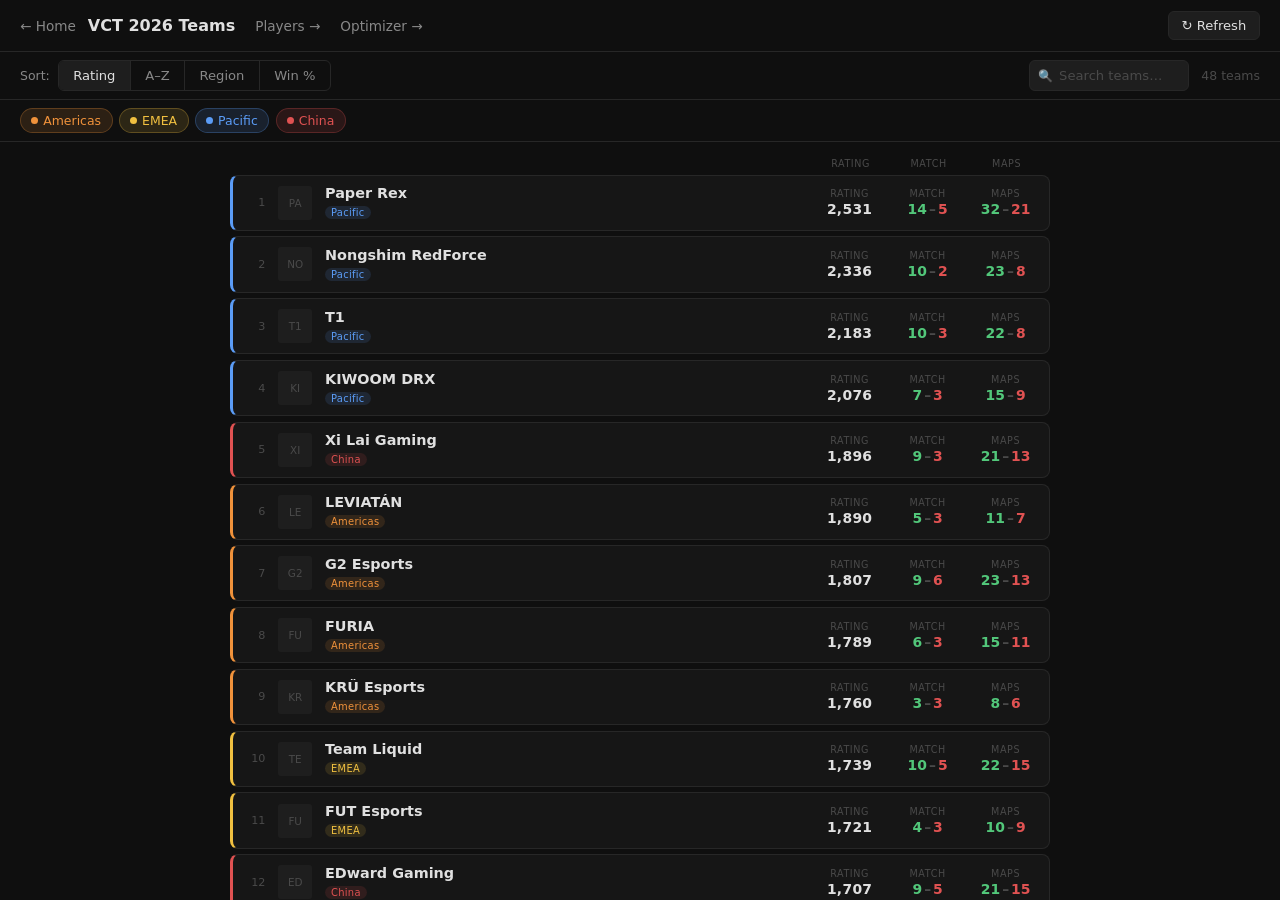
<file: valorant.html>
<!DOCTYPE html>
<html lang="en">
<head>
    <meta charset="UTF-8">
    <meta name="viewport" content="width=device-width, initial-scale=1.0">
    <title>VCT 2026 Teams</title>
    <link rel="stylesheet" href="styles.css">
    <style>
        html, body {
            height: 100%;
            font-family: system-ui, -apple-system, sans-serif;
            background: var(--bg);
            color: var(--text);
        }

        body { display: flex; flex-direction: column; overflow: hidden; }

        .hidden { display: none !important; }

        /* ── Top bar ── */
        .topbar {
            display: flex;
            align-items: center;
            justify-content: space-between;
            padding: 0 1.25rem;
            height: 52px;
            border-bottom: 1px solid var(--border);
            flex-shrink: 0;
            gap: 1rem;
        }
        .topbar-left { display: flex; align-items: center; gap: 0.75rem; }
        .back-link {
            color: var(--muted);
            text-decoration: none;
            font-size: 0.85rem;
            transition: color 0.15s;
        }
        .back-link:hover { color: var(--text); }
        .topbar-title { font-weight: 600; font-size: 1rem; }

        /* ── Controls ── */
        .controls {
            display: flex;
            align-items: center;
            justify-content: space-between;
            padding: 0 1.25rem;
            height: 48px;
            border-bottom: 1px solid var(--border);
            flex-shrink: 0;
            gap: 0.75rem;
        }

        .btn {
            background: var(--surface2);
            border: 1px solid var(--border);
            color: var(--text);
            border-radius: 6px;
            cursor: pointer;
            font-size: 0.82rem;
            font-family: inherit;
            padding: 0.45rem 0.8rem;
            line-height: 1;
            transition: background 0.15s, border-color 0.15s;
        }
        .btn:hover { background: #252525; border-color: #383838; }

        .sort-group {
            display: flex;
            border: 1px solid var(--border);
            border-radius: 6px;
            overflow: hidden;
        }
        .sbtn {
            background: none;
            border: none;
            padding: 0.45rem 0.9rem;
            font-size: 0.82rem;
            font-family: inherit;
            color: var(--muted);
            cursor: pointer;
            transition: all 0.15s;
        }
        .sbtn + .sbtn            { border-left: 1px solid var(--border); }
        .sbtn.active             { background: var(--surface2); color: var(--text); }
        .sbtn:hover:not(.active) { color: var(--text); }

        /* ── Region filters ── */
        .filters {
            display: flex;
            gap: 0.4rem;
            padding: 0.5rem 1.25rem;
            border-bottom: 1px solid var(--border);
            flex-shrink: 0;
            flex-wrap: wrap;
        }
        .chip {
            display: flex;
            align-items: center;
            gap: 0.3rem;
            padding: 0.25rem 0.65rem;
            border-radius: 20px;
            border: 1px solid transparent;
            font-size: 0.78rem;
            cursor: pointer;
            user-select: none;
            transition: opacity 0.15s;
        }
        .chip .cdot { width: 7px; height: 7px; border-radius: 50%; flex-shrink: 0; }
        .chip.off   { opacity: 0.3; }

        /* ── Main scroll area ── */
        .main {
            flex: 1;
            overflow-y: auto;
            padding: 1rem 1.25rem 2rem;
        }
        .main::-webkit-scrollbar       { width: 5px; }
        .main::-webkit-scrollbar-track { background: transparent; }
        .main::-webkit-scrollbar-thumb { background: #2a2a2a; border-radius: 3px; }

        /* ── Team list ── */
        .team-list {
            display: flex;
            flex-direction: column;
            gap: 0.35rem;
            max-width: 820px;
            margin: 0 auto;
        }

        /* ── Team row ── */
        .team-row {
            display: flex;
            align-items: center;
            gap: 0.8rem;
            padding: 0.6rem 0.9rem;
            background: var(--surface);
            border: 1px solid var(--border);
            border-left: 3px solid var(--rc, var(--border));
            border-radius: 8px;
            transition: background 0.1s;
            cursor: pointer;
            user-select: none;
            text-decoration: none;
            color: inherit;
        }
        .team-row:hover { background: var(--surface2); }

        .team-rank {
            font-size: 0.7rem;
            color: var(--dim);
            width: 18px;
            text-align: right;
            flex-shrink: 0;
        }

        .team-logo {
            width: 34px;
            height: 34px;
            object-fit: contain;
            flex-shrink: 0;
            border-radius: 3px;
        }
        .team-logo-ph {
            width: 34px;
            height: 34px;
            background: var(--surface2);
            border-radius: 3px;
            flex-shrink: 0;
            display: flex;
            align-items: center;
            justify-content: center;
            font-size: 0.65rem;
            color: var(--dim);
        }

        .team-info { flex: 1; min-width: 0; }
        .team-name {
            font-weight: 600;
            font-size: 0.9rem;
            white-space: nowrap;
            overflow: hidden;
            text-overflow: ellipsis;
        }
        .region-badge {
            display: inline-block;
            font-size: 0.62rem;
            padding: 1px 6px;
            border-radius: 8px;
            margin-top: 2px;
            font-weight: 500;
            letter-spacing: 0.03em;
        }

        .team-stats {
            display: flex;
            gap: 1.25rem;
            flex-shrink: 0;
            align-items: center;
        }
        .stat-col {
            text-align: center;
            min-width: 58px;
        }
        .stat-label {
            font-size: 0.6rem;
            color: var(--dim);
            text-transform: uppercase;
            letter-spacing: 0.06em;
            margin-bottom: 2px;
        }
        .stat-val {
            font-size: 0.87rem;
            font-weight: 600;
            display: flex;
            align-items: center;
            justify-content: center;
            gap: 2px;
        }
        .stat-val .w   { color: #52c77a; }
        .stat-val .l   { color: #e05252; }
        .stat-val .sep { color: var(--dim); }
        .stat-val.na         { color: var(--dim); font-size: 0.75rem; font-weight: 400; }
        .stat-val.rating-val { color: var(--fg); letter-spacing: 0.02em; }

        /* ── Status / loading ── */
        .status {
            text-align: center;
            padding: 4rem 1rem;
            color: var(--muted);
            font-size: 0.88rem;
            max-width: 820px;
            margin: 0 auto;
        }
        .spinner {
            display: inline-block;
            width: 18px; height: 18px;
            border: 2px solid var(--border);
            border-top-color: var(--muted);
            border-radius: 50%;
            animation: spin 0.75s linear infinite;
            vertical-align: middle;
            margin-right: 0.4rem;
        }
        @keyframes spin { to { transform: rotate(360deg); } }

        .source-note {
            text-align: center;
            font-size: 0.7rem;
            color: var(--dim);
            margin-top: 1.5rem;
        }

        /* ── Column headers ── */
        .list-header {
            display: flex;
            align-items: center;
            gap: 0.8rem;
            padding: 0 0.9rem 0.35rem;
            max-width: 820px;
            margin: 0 auto;
        }
        .lh-rank   { width: 18px; flex-shrink: 0; }
        .lh-logo   { width: 34px; flex-shrink: 0; }
        .lh-info   { flex: 1; min-width: 0; }
        .lh-stats  { display: flex; gap: 1.25rem; flex-shrink: 0; }
        .lh-stat   { min-width: 58px; text-align: center; font-size: 0.6rem; color: var(--dim); text-transform: uppercase; letter-spacing: 0.06em; }

        /* ── Search ── */
        .search-wrap {
            position: relative;
            display: flex;
            align-items: center;
        }
        .search-icon {
            position: absolute;
            left: 0.55rem;
            color: var(--dim);
            font-size: 0.75rem;
            pointer-events: none;
        }
        .search-input {
            background: var(--surface2);
            border: 1px solid var(--border);
            border-radius: 6px;
            color: var(--text);
            font-size: 0.82rem;
            font-family: inherit;
            padding: 0.45rem 0.7rem 0.45rem 1.8rem;
            outline: none;
            width: 160px;
            transition: border-color 0.15s, width 0.2s;
        }
        .search-input::placeholder { color: var(--dim); }
        .search-input:focus { border-color: #444; width: 200px; }

        /* ── Responsive ── */
        @media (max-width: 540px) {
            .controls { height: auto; padding: 0.5rem 0.75rem; flex-wrap: wrap; }
            .team-stats { gap: 0.75rem; }
            .stat-col { min-width: 48px; }
            .team-rank { display: none; }
            .lh-rank   { display: none; }
            .search-input { width: 120px; }
            .search-input:focus { width: 140px; }
            .pd-header,
            .pd-row    { padding-left: 0.9rem; }
        }
    </style>
</head>
<body>

<!-- Top bar -->
<div class="topbar">
    <div class="topbar-left">
        <a class="back-link" href="index.html">← Home</a>
        <span class="topbar-title">VCT 2026 Teams</span>
        <a class="back-link" href="players.html" style="margin-left:0.5rem">Players →</a>
        <a class="back-link" href="optimizer.html" style="margin-left:0.5rem">Optimizer →</a>
    </div>
    <button class="btn" id="refreshBtn" onclick="loadData()">↻ Refresh</button>
</div>

<!-- Controls -->
<div class="controls">
    <div style="display:flex;align-items:center;gap:0.5rem">
        <span style="font-size:0.78rem;color:var(--muted)">Sort:</span>
        <div class="sort-group">
            <button class="sbtn active" id="sRating" onclick="setSort('rating')">Rating</button>
            <button class="sbtn"        id="sAlpha"  onclick="setSort('alpha')">A–Z</button>
            <button class="sbtn"        id="sRegion" onclick="setSort('region')">Region</button>
            <button class="sbtn"        id="sRecord" onclick="setSort('record')">Win %</button>
        </div>
    </div>
    <div style="display:flex;align-items:center;gap:0.75rem">
        <div class="search-wrap">
            <span class="search-icon">🔍</span>
            <input type="text" id="searchInput" class="search-input" placeholder="Search teams…"
                oninput="searchQuery=this.value;saveState();render()" autocomplete="off" spellcheck="false" />
        </div>
        <span id="teamCount" style="font-size:0.78rem;color:var(--dim)"></span>
    </div>
</div>

<!-- Region filter chips -->
<div class="filters" id="filters"></div>

<!-- Content -->
<div class="main">
    <div id="statusEl" class="status"><span class="spinner"></span> Loading teams…</div>

    <div id="listHeader" class="list-header hidden">
        <div class="lh-rank"></div>
        <div class="lh-logo"></div>
        <div class="lh-info"></div>
        <div class="lh-stats">
            <div class="lh-stat">Rating</div>
            <div class="lh-stat">Match</div>
            <div class="lh-stat">Maps</div>
        </div>
    </div>

    <div id="teamList" class="team-list hidden"></div>

    <div id="sourceNote" class="source-note hidden">
        Data scraped from <a href="https://vlr.gg" target="_blank" rel="noopener"
            style="color:var(--muted);text-decoration:none">vlr.gg</a>
        · <span id="dataMode"></span>
    </div>
</div>

<script>
// ── Constants ──────────────────────────────────────────────────────────────────

const REGIONS = {
    americas: { label: 'Americas', color: 'var(--americas-c)', rawColor: '#f0923b', bg: 'var(--americas-bg)' },
    emea:     { label: 'EMEA',     color: 'var(--emea-c)',     rawColor: '#f0c040', bg: 'var(--emea-bg)'     },
    pacific:  { label: 'Pacific',  color: 'var(--pacific-c)',  rawColor: '#5b9cf6', bg: 'var(--pacific-bg)'  },
    china:    { label: 'China',    color: 'var(--china-c)',    rawColor: '#e05252', bg: 'var(--china-bg)'    },
};

const REGION_ORDER = { americas: 0, emea: 1, pacific: 2, china: 3 };

// ── State ──────────────────────────────────────────────────────────────────────

let allTeams   = [];
let activeReg  = new Set(Object.keys(REGIONS));
let sortMode   = 'rating';
let searchQuery = '';
let rowMap     = new Map(); // team name → DOM row element

// ── Session persistence ────────────────────────────────────────────────────────

function saveState() {
    sessionStorage.setItem('vct_sort',    sortMode);
    sessionStorage.setItem('vct_regions', JSON.stringify([...activeReg]));
    sessionStorage.setItem('vct_search',  searchQuery);
}

function restoreState() {
    const sort = sessionStorage.getItem('vct_sort');
    if (sort && ['rating','alpha','region','record'].includes(sort)) sortMode = sort;

    const regs = sessionStorage.getItem('vct_regions');
    if (regs) {
        try {
            const arr = JSON.parse(regs);
            if (Array.isArray(arr) && arr.length > 0) activeReg = new Set(arr);
        } catch (_) {}
    }

    const q = sessionStorage.getItem('vct_search');
    if (q) {
        searchQuery = q;
        const input = document.getElementById('searchInput');
        if (input) input.value = q;
    }

    ['sRating','sAlpha','sRegion','sRecord'].forEach(id => {
        const mode = { sRating:'rating', sAlpha:'alpha', sRegion:'region', sRecord:'record' }[id];
        document.getElementById(id).classList.toggle('active', mode === sortMode);
    });
}

// ── Data loading ───────────────────────────────────────────────────────────────

async function loadData() {
    document.getElementById('refreshBtn').disabled = true;
    setStatus('<span class="spinner"></span> Loading teams…');
    document.getElementById('teamList').classList.add('hidden');
    document.getElementById('listHeader').classList.add('hidden');
    document.getElementById('sourceNote').classList.add('hidden');
    allTeams = [];
    rowMap.clear();

    const ok = await loadViaJson();
    if (!ok) {
        setStatus(`<div style="color:#e05252">
            Could not load <code style="font-size:0.85em">vct_data.json</code>.<br>
            Run <code style="font-size:0.85em">python scraper/scrape_vct.py</code> to generate it, then refresh.
            <br><button class="btn" onclick="loadData()" style="margin-top:0.75rem">↻ Retry</button>
        </div>`);
        document.getElementById('refreshBtn').disabled = false;
        return;
    }

    document.getElementById('sourceNote').classList.remove('hidden');
    buildFilters();
    buildAllRows();
    render();
    document.getElementById('refreshBtn').disabled = false;
    clearStatus();
}

async function loadViaJson() {
    let data;
    try {
        const r = await fetch('./vct_data.json', { cache: 'no-cache' });
        if (!r.ok) return false;
        data = await r.json();
    } catch (e) {
        return false;
    }

    if (!Array.isArray(data?.teams) || data.teams.length < 10) return false;

    allTeams = data.teams.map(t => ({
        name:      t.name,
        logo:      t.logo      || '',
        region:    t.region,
        matchW:    t.matchW    || 0,
        matchL:    t.matchL    || 0,
        mapW:      t.mapW      || 0,
        mapL:      t.mapL      || 0,
        eloRating: t.eloRating || 1500,
    }));

    let updatedStr = '';
    if (data.lastUpdated) {
        try {
            const d = new Date(data.lastUpdated);
            updatedStr = ` · updated ${d.toLocaleDateString('en-US', { month: 'short', day: 'numeric', year: 'numeric' })}`;
        } catch (_) {}
    }
    document.getElementById('dataMode').innerHTML =
        `match &amp; map records${updatedStr}`;

    return true;
}

// ── Utilities ──────────────────────────────────────────────────────────────────

function normName(s) {
    return s.toLowerCase()
        .normalize('NFD').replace(/[\u0300-\u036f]/g, '')
        .replace(/[^a-z0-9]/g, '');
}

function winRate(t) {
    const total = t.matchW + t.matchL;
    return total === 0 ? -1 : t.matchW / total;
}

function setStatus(html) {
    const el = document.getElementById('statusEl');
    el.innerHTML = html;
    el.classList.remove('hidden');
}

function clearStatus() {
    document.getElementById('statusEl').classList.add('hidden');
}

// ── Filters ────────────────────────────────────────────────────────────────────

function buildFilters() {
    const cont = document.getElementById('filters');
    cont.innerHTML = '';
    Object.entries(REGIONS).forEach(([k, r]) => {
        const on   = activeReg.has(k);
        const chip = document.createElement('div');
        chip.className = `chip${on ? '' : ' off'}`;
        chip.style.cssText = on
            ? `background:${r.bg};border-color:${r.rawColor}44;color:${r.rawColor}`
            : `background:transparent;border-color:var(--border);color:var(--muted)`;

        const dot = document.createElement('span');
        dot.className = 'cdot';
        dot.style.background = r.rawColor;

        chip.appendChild(dot);
        chip.appendChild(document.createTextNode(r.label));
        chip.addEventListener('click', () => {
            if (activeReg.has(k) && activeReg.size > 1) activeReg.delete(k);
            else activeReg.add(k);
            buildFilters();
            saveState();
            render();
        });
        cont.appendChild(chip);
    });
}

// ── Sort ───────────────────────────────────────────────────────────────────────

function setSort(mode) {
    sortMode = mode;
    document.getElementById('sRating').classList.toggle('active', mode === 'rating');
    document.getElementById('sAlpha').classList.toggle('active',  mode === 'alpha');
    document.getElementById('sRegion').classList.toggle('active', mode === 'region');
    document.getElementById('sRecord').classList.toggle('active', mode === 'record');
    saveState();
    render();
}

function sortedTeams() {
    const visible = allTeams.filter(t => activeReg.has(t.region));
    if (sortMode === 'rating') {
        return [...visible].sort((a, b) => b.eloRating - a.eloRating);
    }
    if (sortMode === 'alpha') {
        return [...visible].sort((a, b) => a.name.localeCompare(b.name));
    }
    if (sortMode === 'region') {
        return [...visible].sort((a, b) => {
            const rd = REGION_ORDER[a.region] - REGION_ORDER[b.region];
            return rd !== 0 ? rd : winRate(b) - winRate(a);
        });
    }
    return [...visible].sort((a, b) => {
        const wd = winRate(b) - winRate(a);
        if (wd !== 0) return wd;
        return (b.matchW + b.matchL) - (a.matchW + a.matchL);
    });
}

// ── Build rows once ────────────────────────────────────────────────────────────

function buildAllRows() {
    const list = document.getElementById('teamList');
    list.innerHTML = '';
    rowMap.clear();

    allTeams.forEach(t => {
        const r = REGIONS[t.region];

        const row = document.createElement('a');
        row.className = 'team-row';
        row.href = `team.html?team=${encodeURIComponent(t.name)}`;
        row.style.setProperty('--rc', r.rawColor);
        row.dataset.name = t.name;

        const rank = document.createElement('span');
        rank.className = 'team-rank';

        let logoEl;
        if (t.logo) {
            logoEl = document.createElement('img');
            logoEl.className = 'team-logo';
            logoEl.src  = t.logo;
            logoEl.alt  = t.name;
            logoEl.loading = 'lazy';
            logoEl.onerror = function () {
                const ph = document.createElement('div');
                ph.className = 'team-logo-ph';
                ph.textContent = t.name.slice(0, 2).toUpperCase();
                this.replaceWith(ph);
            };
        } else {
            logoEl = document.createElement('div');
            logoEl.className = 'team-logo-ph';
            logoEl.textContent = t.name.slice(0, 2).toUpperCase();
        }

        const info = document.createElement('div');
        info.className = 'team-info';
        const name = document.createElement('div');
        name.className = 'team-name';
        name.textContent = t.name;
        const badge = document.createElement('span');
        badge.className = 'region-badge';
        badge.textContent = r.label;
        badge.style.cssText = `background:${r.bg};color:${r.rawColor}`;
        info.append(name, badge);

        const stats = document.createElement('div');
        stats.className = 'team-stats';
        stats.appendChild(makeRatingCol(t.eloRating));
        stats.appendChild(makeStatCol('Match', t.matchW, t.matchL));
        stats.appendChild(makeStatCol('Maps',  t.mapW,   t.mapL));

        row.append(rank, logoEl, info, stats);
        list.appendChild(row);
        rowMap.set(t.name, row);
    });
}

// ── Render — update visibility + order only, no DOM creation ──────────────────

function render() {
    const list   = document.getElementById('teamList');
    const header = document.getElementById('listHeader');

    if (rowMap.size === 0) return;

    const query  = searchQuery.trim().toLowerCase();
    const qNorm  = normName(query);
    const sorted = sortedTeams();
    const sortedNames = new Set(sorted.map(t => t.name));

    // Assign CSS flex-order to sorted teams
    sorted.forEach((t, i) => {
        const row = rowMap.get(t.name);
        if (row) row.style.order = i;
    });

    // Toggle visibility for every team
    allTeams.forEach(t => {
        const row = rowMap.get(t.name);
        if (!row) return;
        const inRegion   = sortedNames.has(t.name);
        const passSearch = !query ||
            t.name.toLowerCase().includes(query) ||
            normName(t.name).includes(qNorm);
        row.classList.toggle('hidden', !inRegion || !passSearch);
    });

    // Update rank numbers in sorted order, counting only visible rows
    let rank = 1;
    const showRank = sortMode === 'rating' || sortMode === 'record';
    sorted.forEach(t => {
        const row = rowMap.get(t.name);
        if (!row) return;
        const rankEl = row.querySelector('.team-rank');
        if (!rankEl) return;
        if (row.classList.contains('hidden')) {
            rankEl.textContent = '';
        } else {
            rankEl.textContent = showRank ? `${rank}` : '';
            rank++;
        }
    });

    const visibleCount = [...rowMap.values()].filter(r => !r.classList.contains('hidden')).length;
    document.getElementById('teamCount').textContent =
        `${visibleCount} team${visibleCount !== 1 ? 's' : ''}`;

    // No-results placeholder
    const noRes = list.querySelector('.no-results');
    if (visibleCount === 0 && allTeams.length > 0) {
        header.classList.add('hidden');
        if (!noRes) {
            const msg = document.createElement('div');
            msg.className = 'no-results';
            msg.style.cssText = 'text-align:center;padding:3rem;color:var(--muted)';
            msg.textContent = 'No teams match your search.';
            list.appendChild(msg);
        }
    } else {
        header.classList.remove('hidden');
        if (noRes) noRes.remove();
    }

    list.classList.remove('hidden');
}

function makeRatingCol(rating) {
    const col = document.createElement('div');
    col.className = 'stat-col';
    const lbl = document.createElement('div');
    lbl.className = 'stat-label';
    lbl.textContent = 'Rating';
    const val = document.createElement('div');
    val.className = 'stat-val rating-val';
    val.textContent = rating != null ? Math.round(rating).toLocaleString() : '–';
    col.append(lbl, val);
    return col;
}

function makeStatCol(label, w, l) {
    const col = document.createElement('div');
    col.className = 'stat-col';
    const lbl = document.createElement('div');
    lbl.className = 'stat-label';
    lbl.textContent = label;
    const val = document.createElement('div');
    if (w > 0 || l > 0) {
        val.className = 'stat-val';
        const wEl = document.createElement('span'); wEl.className = 'w'; wEl.textContent = w;
        const sep = document.createElement('span'); sep.className = 'sep'; sep.textContent = '–';
        const lEl = document.createElement('span'); lEl.className = 'l'; lEl.textContent = l;
        val.append(wEl, sep, lEl);
    } else {
        val.className = 'stat-val na';
        val.textContent = '–';
    }
    col.append(lbl, val);
    return col;
}

// ── Init ───────────────────────────────────────────────────────────────────────

restoreState();
buildFilters();
loadData();
</script>
</body>
</html>
</file>
<file: styles.css>
/* ── Shared design tokens ────────────────────────────────────────────────────
   Linked from: valorant.html, players.html, team.html, calendar.html
   Page-specific variables (e.g. --win/--loss, category colours) stay inline.
   ─────────────────────────────────────────────────────────────────────────── */

:root {
    --bg:       #0f0f0f;
    --surface:  #161616;
    --surface2: #1e1e1e;
    --border:   #272727;
    --text:     #e0e0e0;
    --muted:    #888;
    --dim:      #4a4a4a;

    --americas-c:  #f0923b;
    --americas-bg: rgba(240,146,59,0.13);
    --emea-c:      #f0c040;
    --emea-bg:     rgba(240,192,64,0.13);
    --pacific-c:   #5b9cf6;
    --pacific-bg:  rgba(91,156,246,0.13);
    --china-c:     #e05252;
    --china-bg:    rgba(224,82,82,0.13);
}

* { margin: 0; padding: 0; box-sizing: border-box; }
</file>
